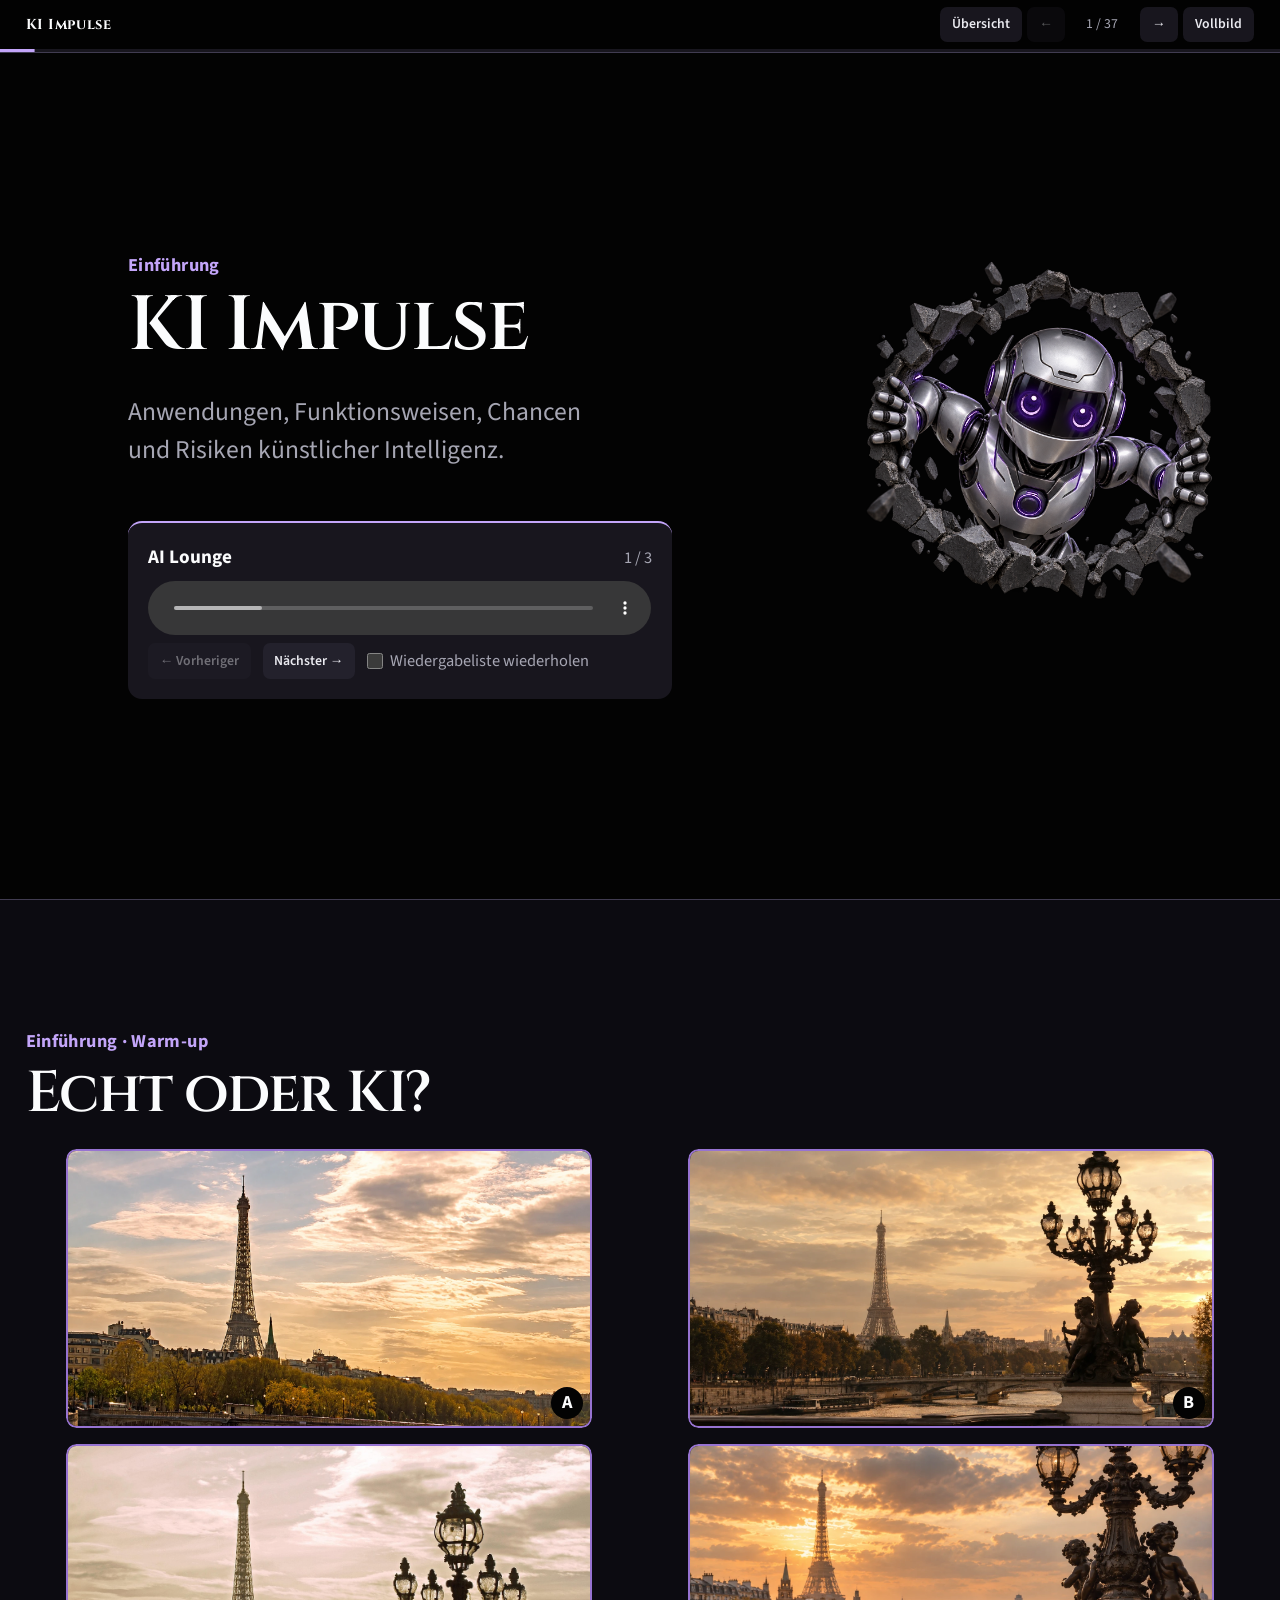
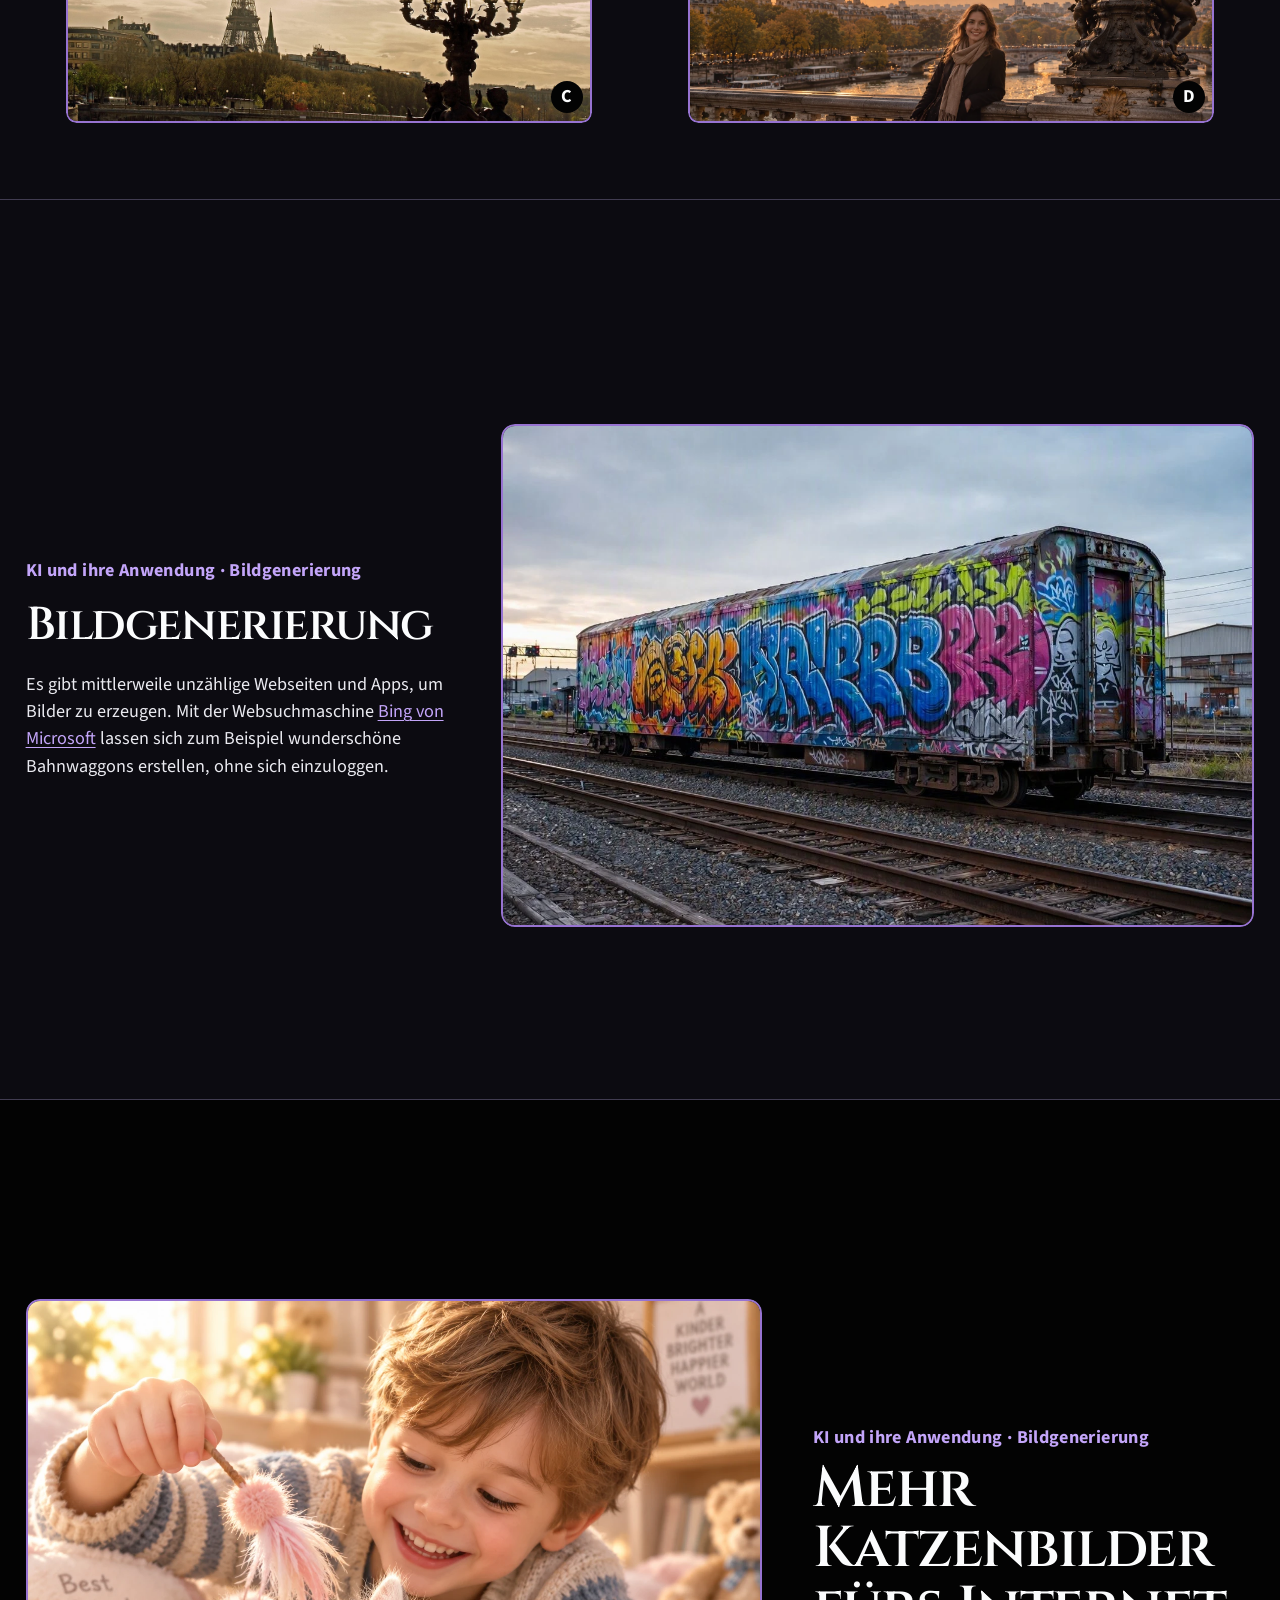
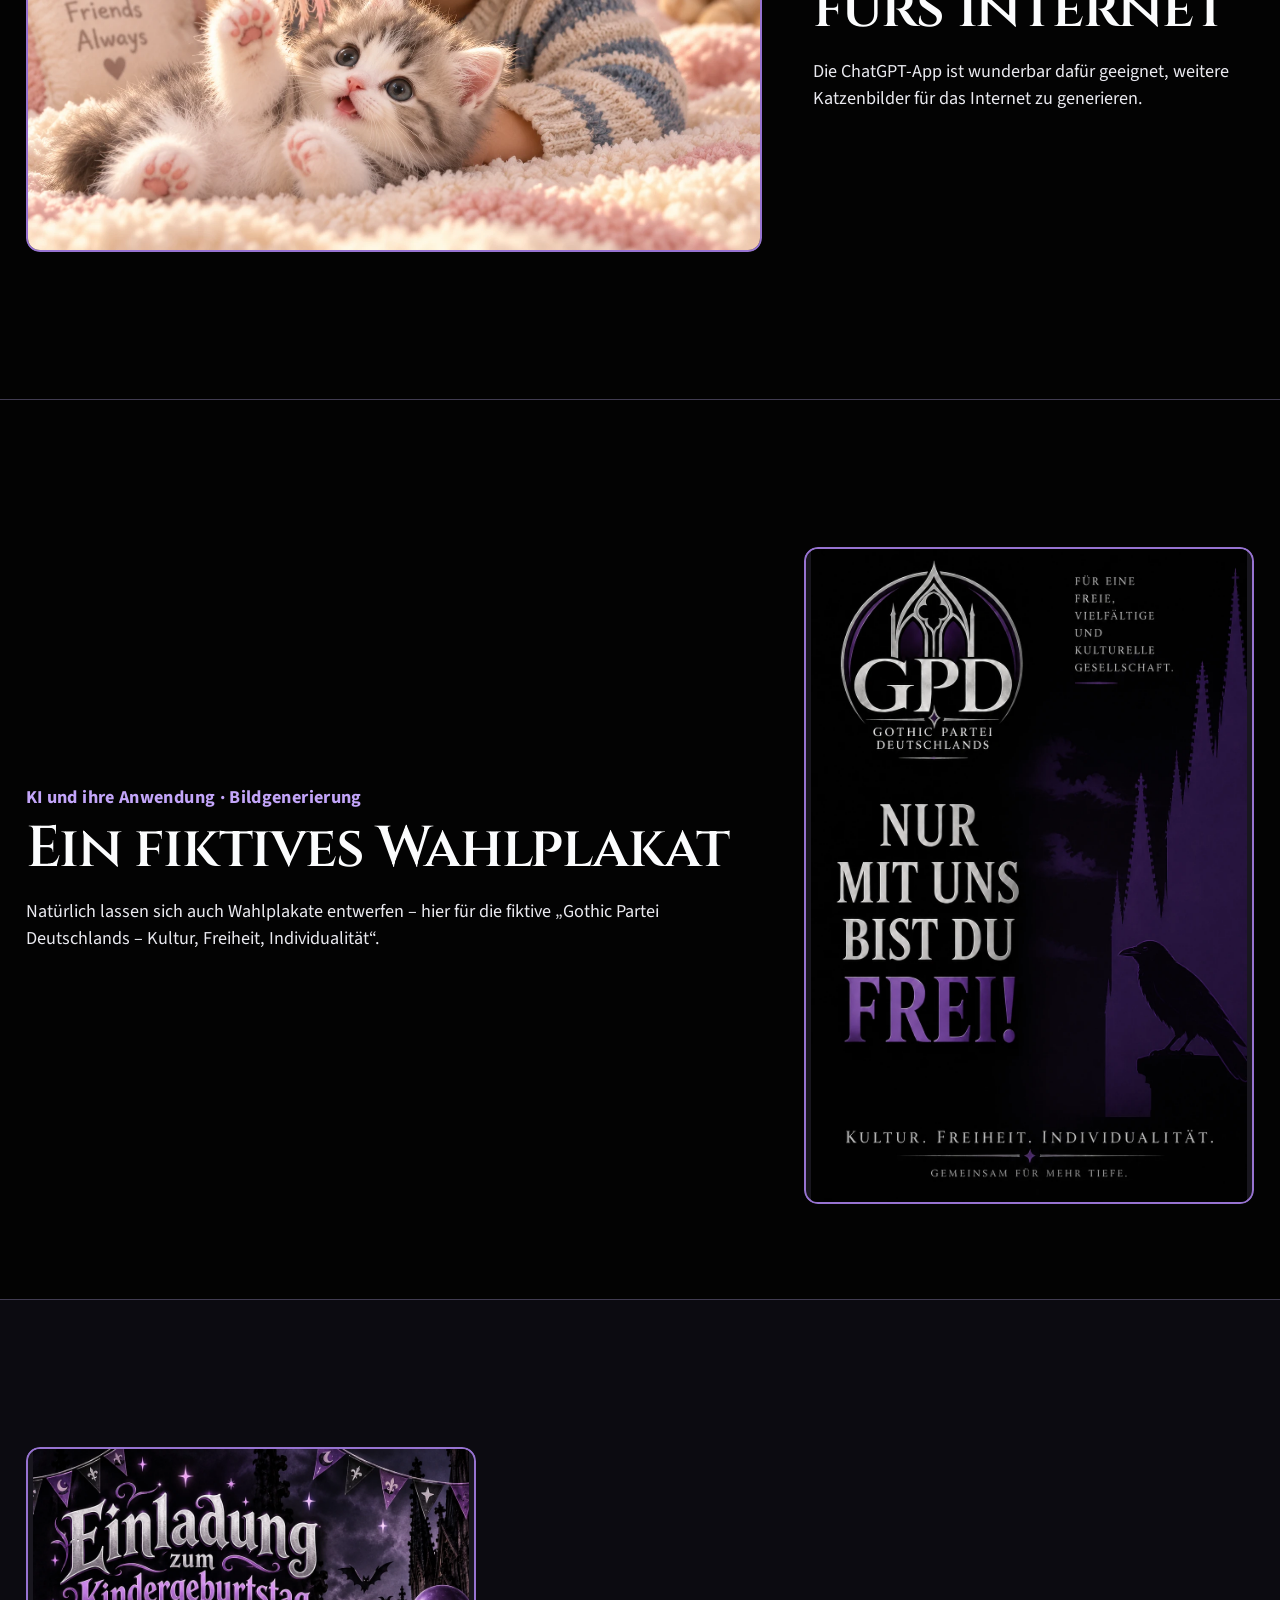
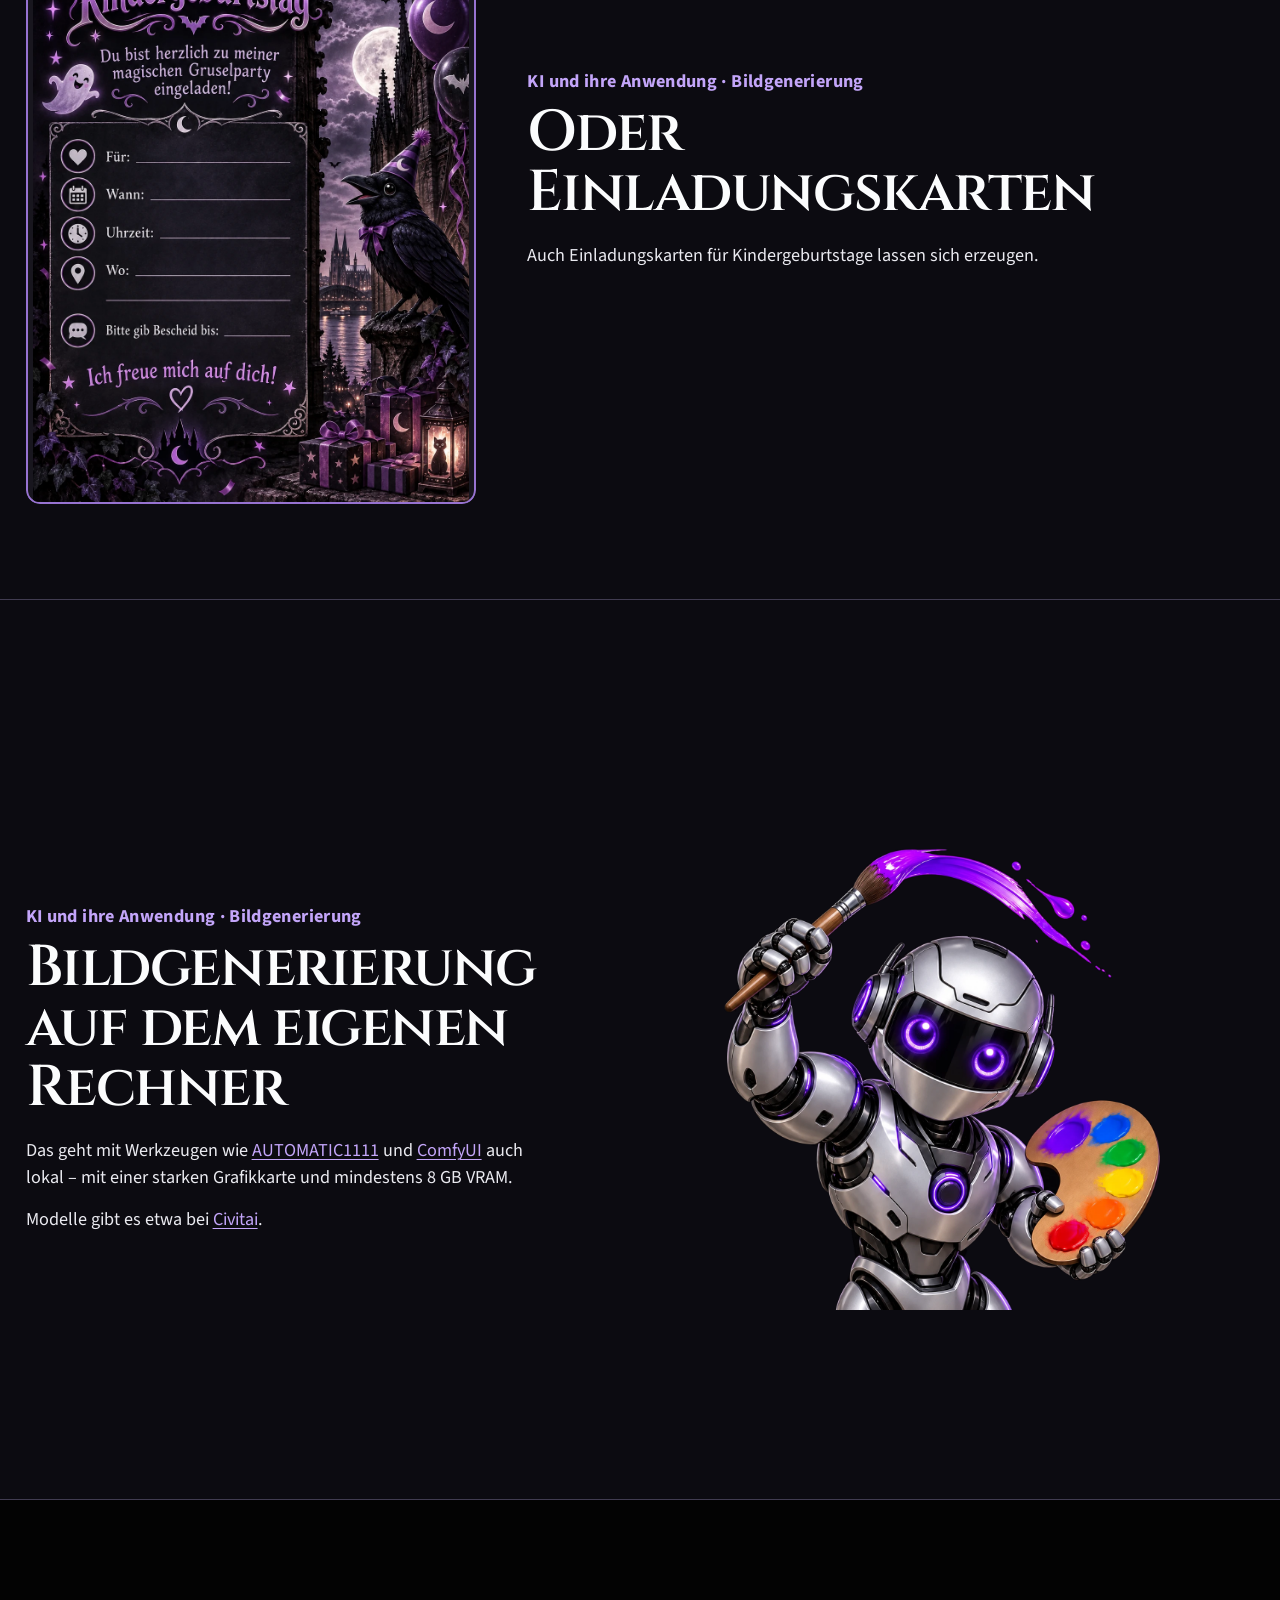
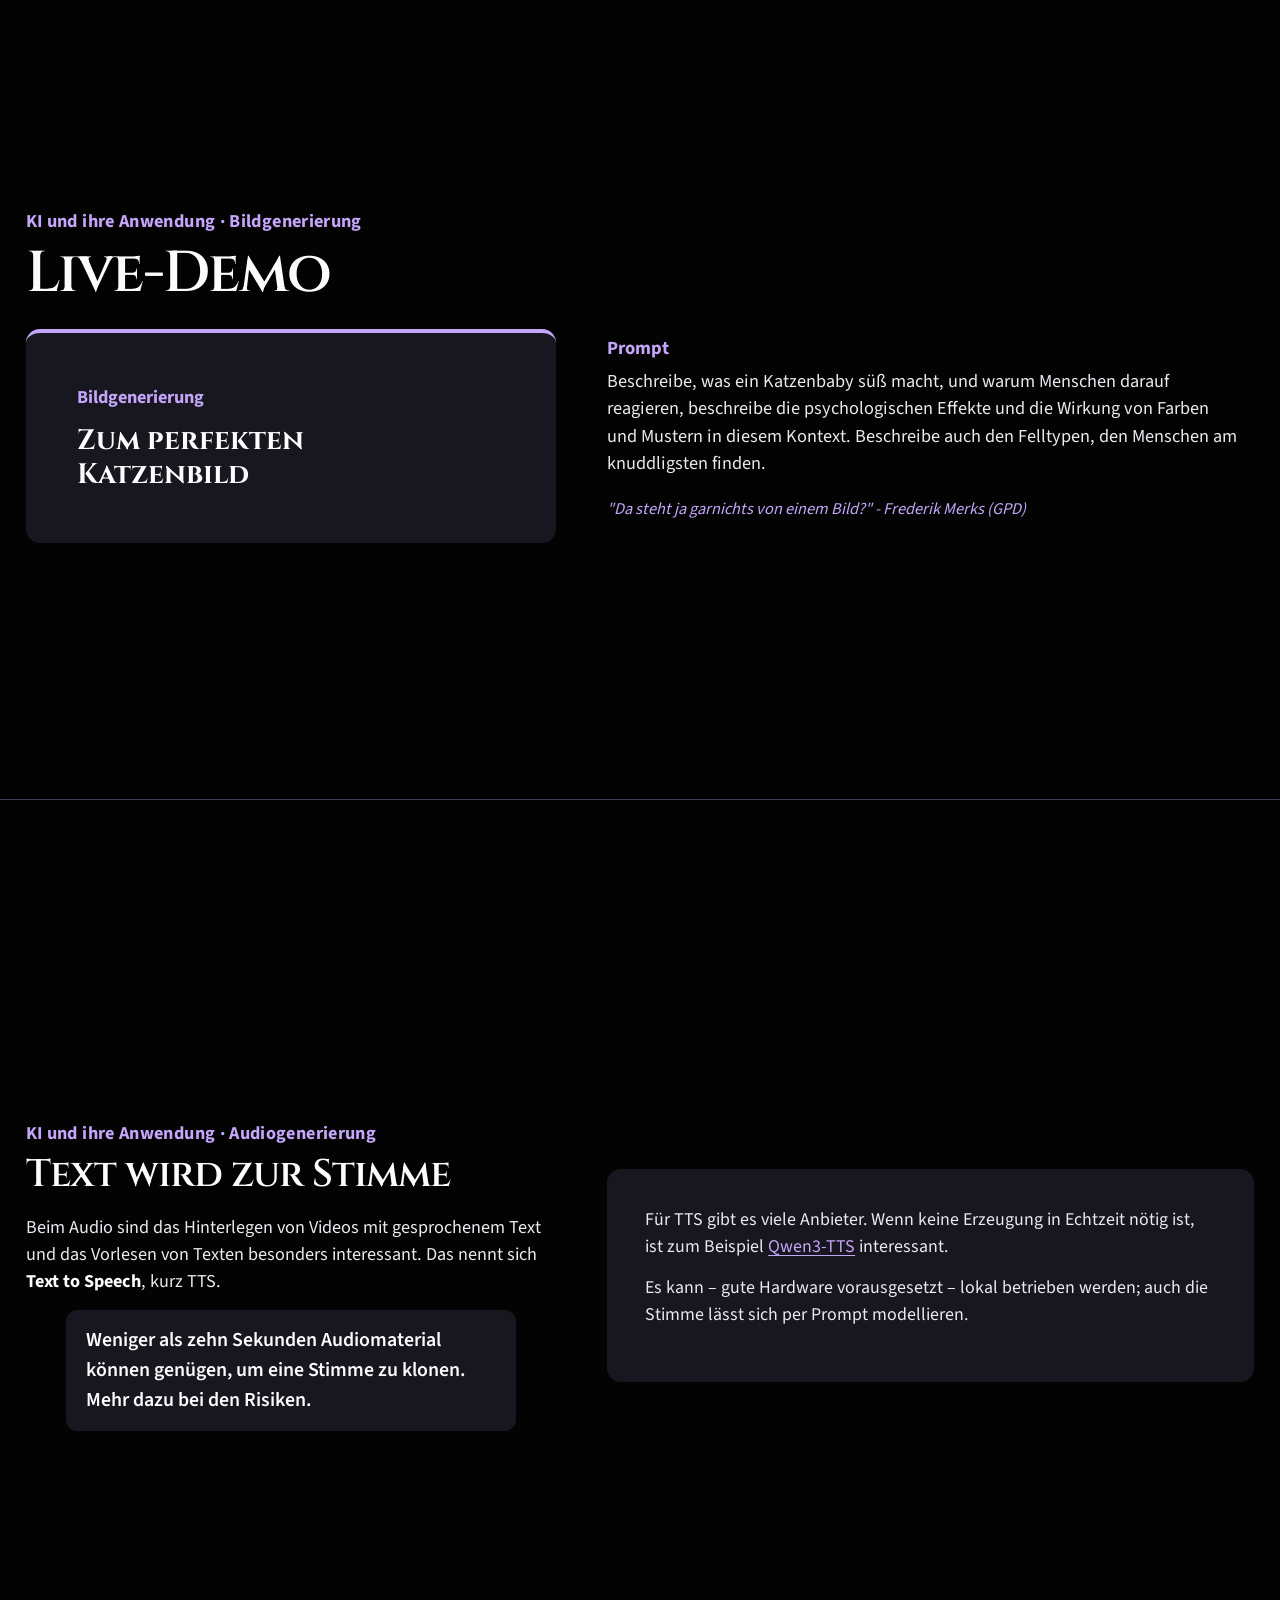
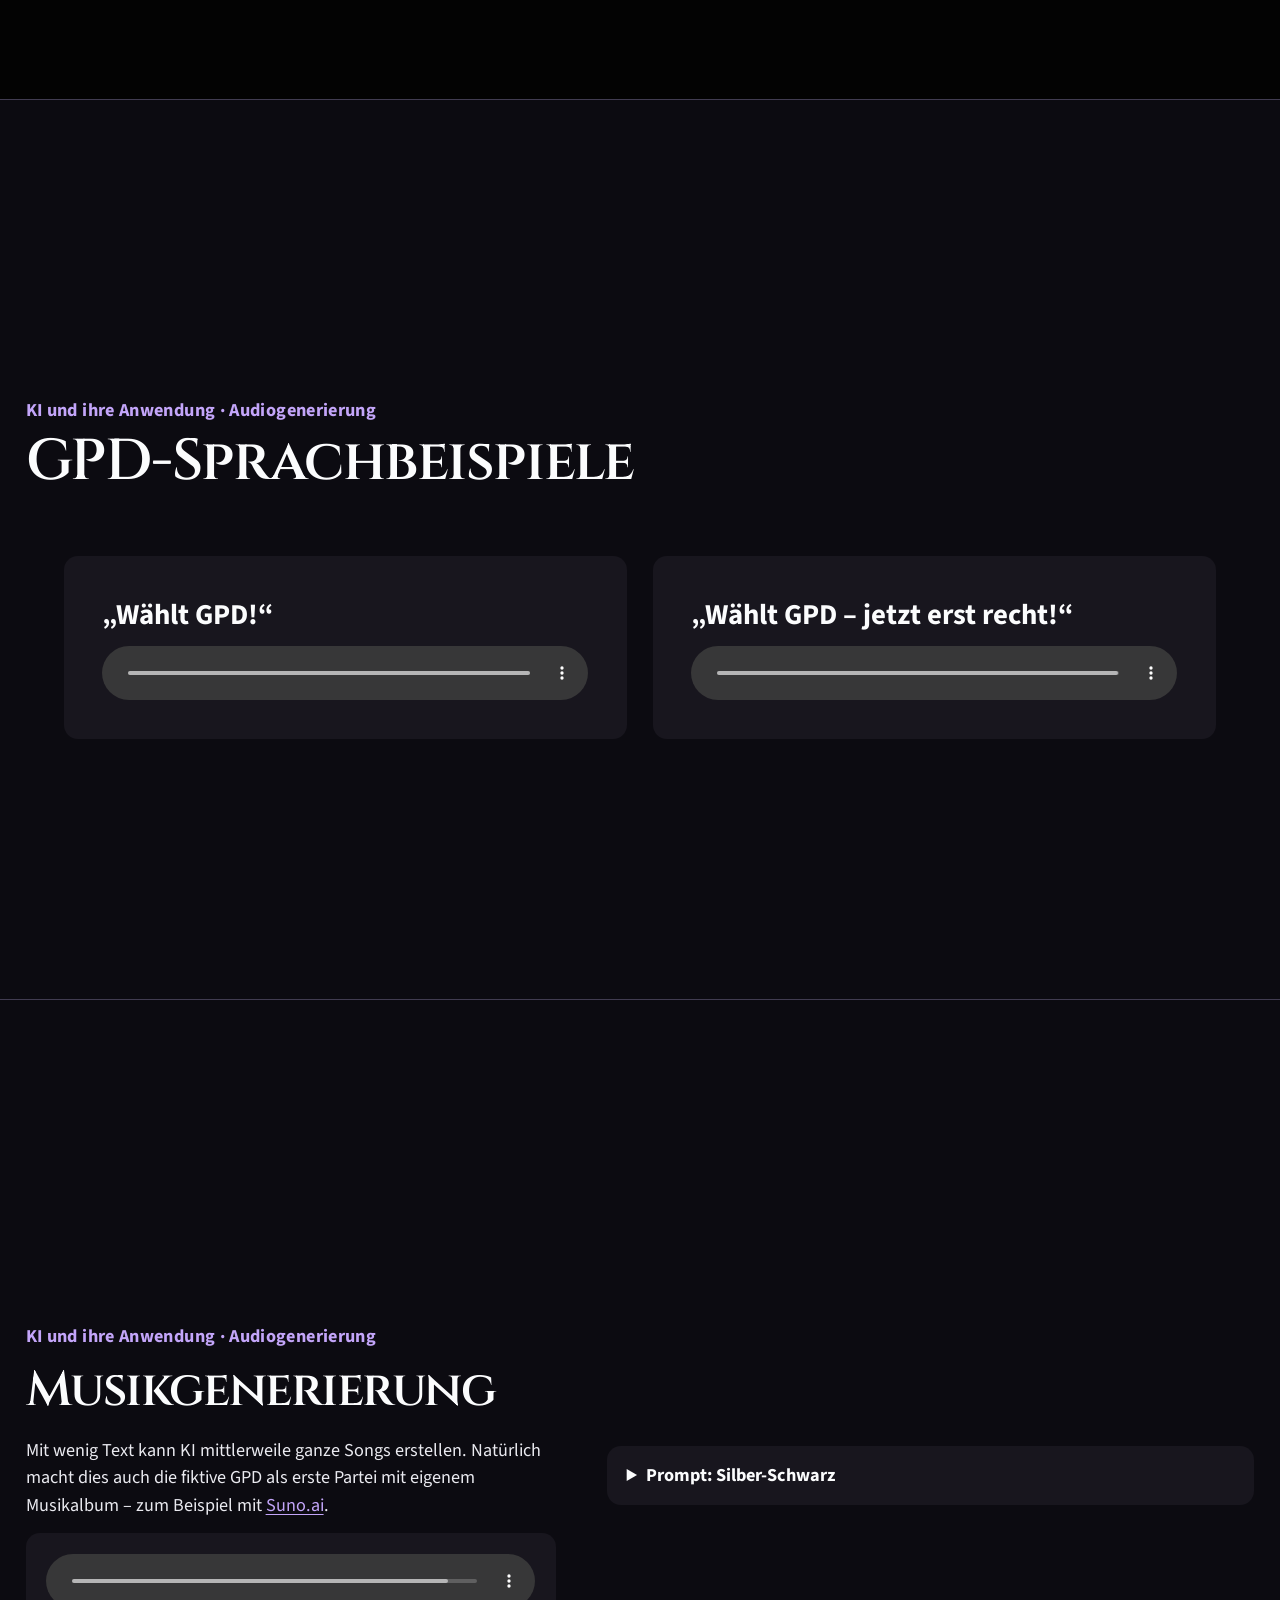
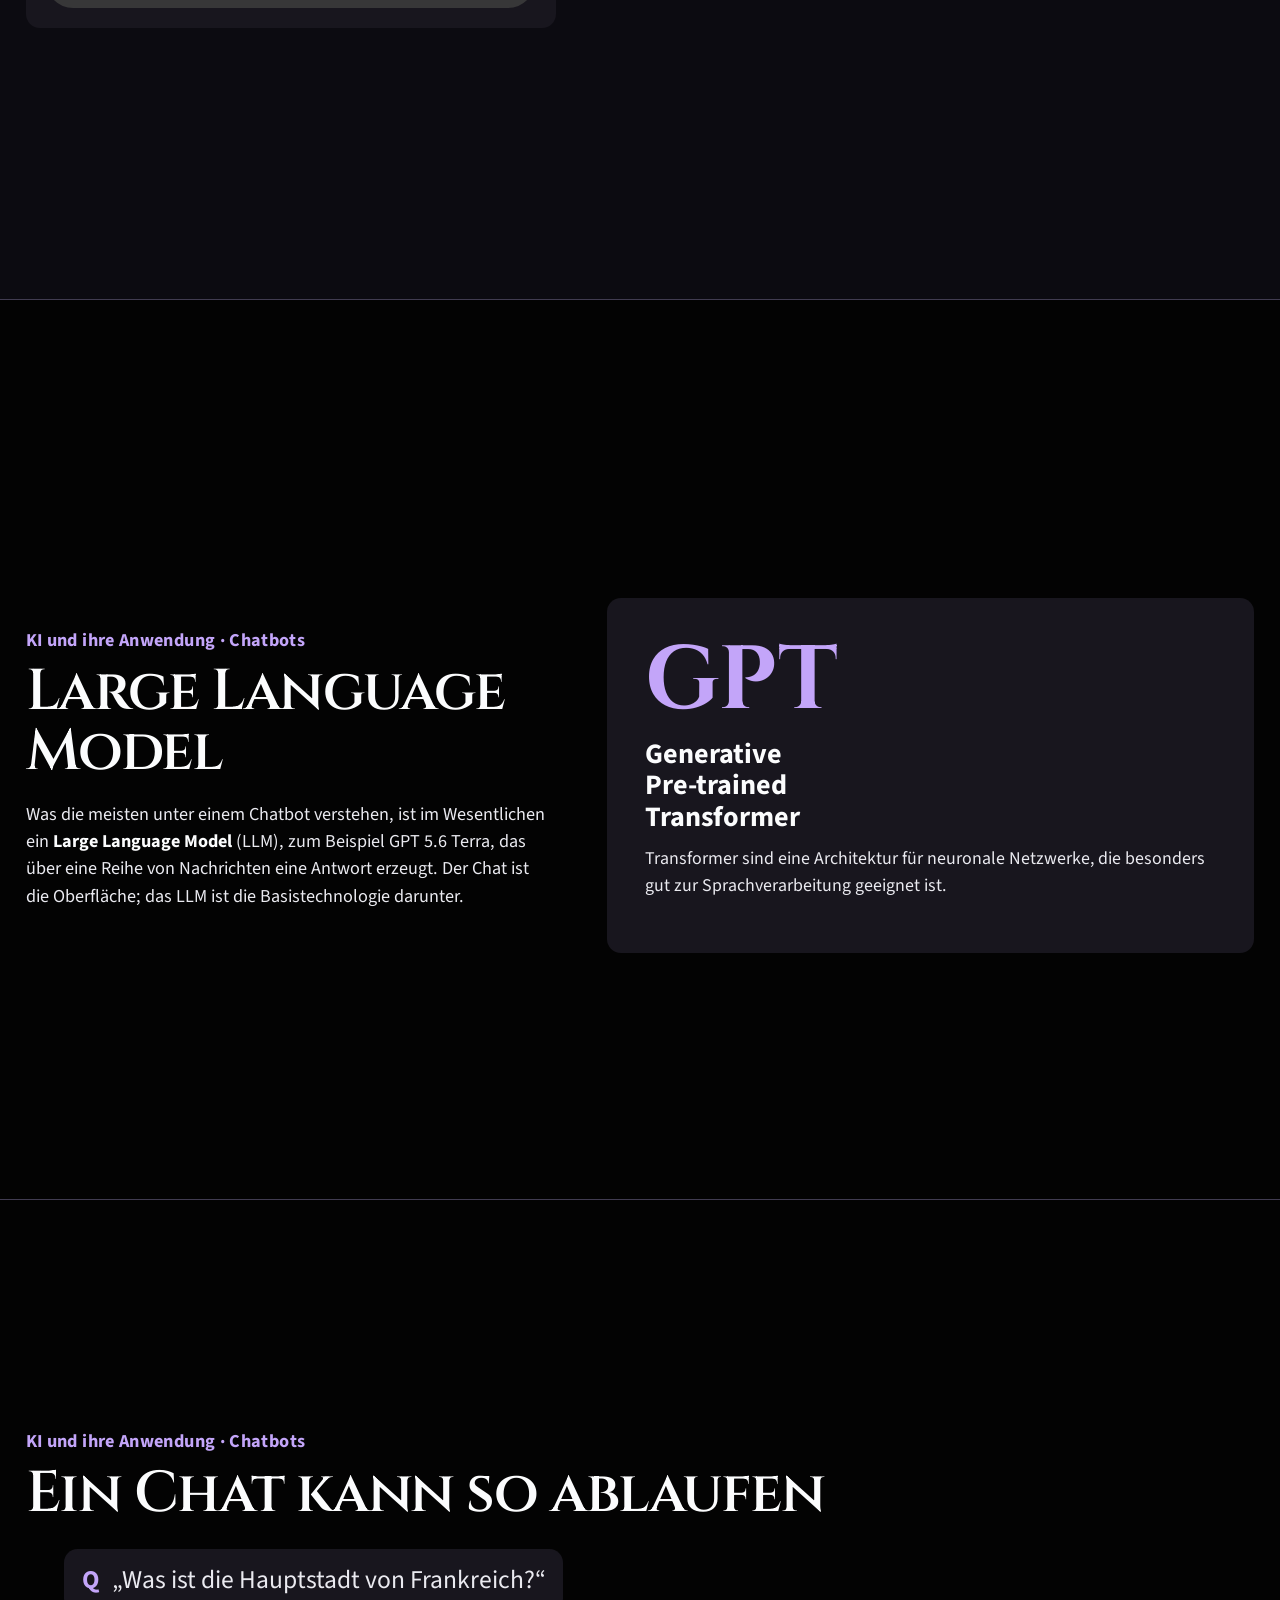
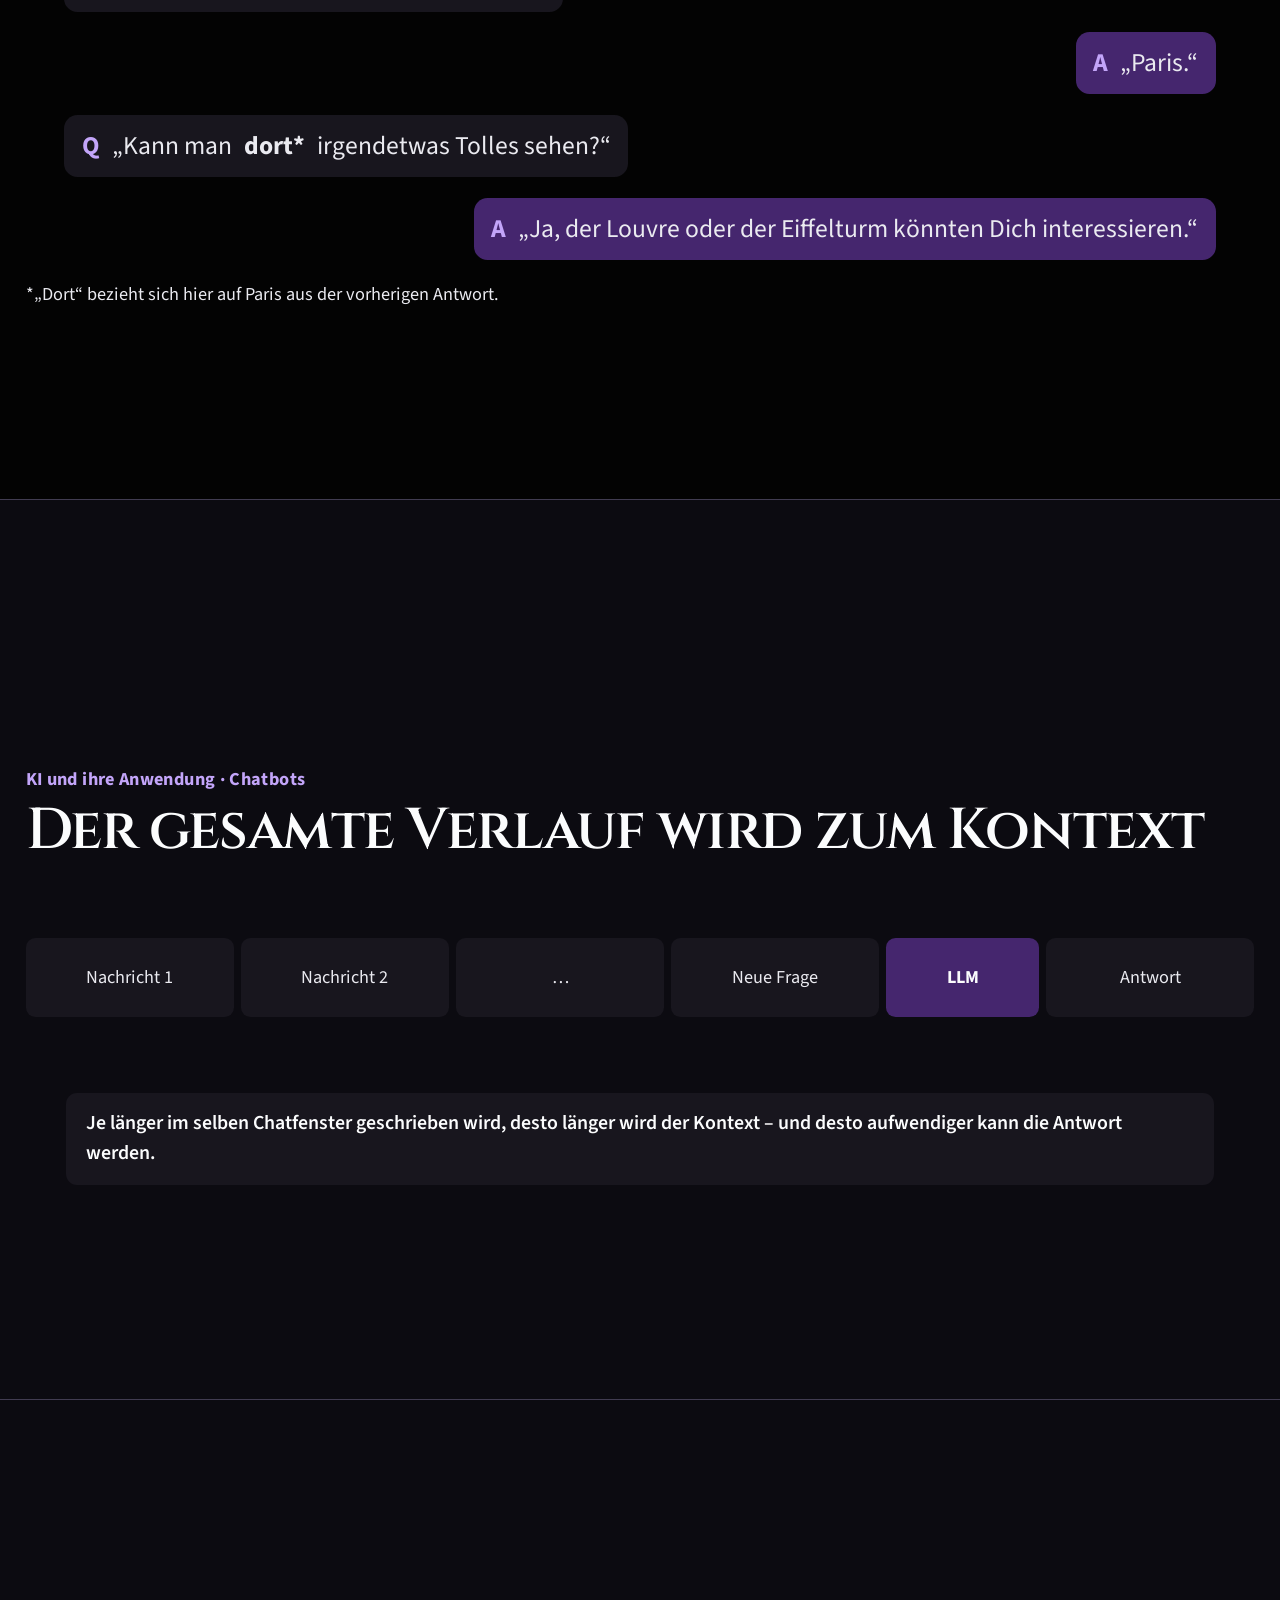
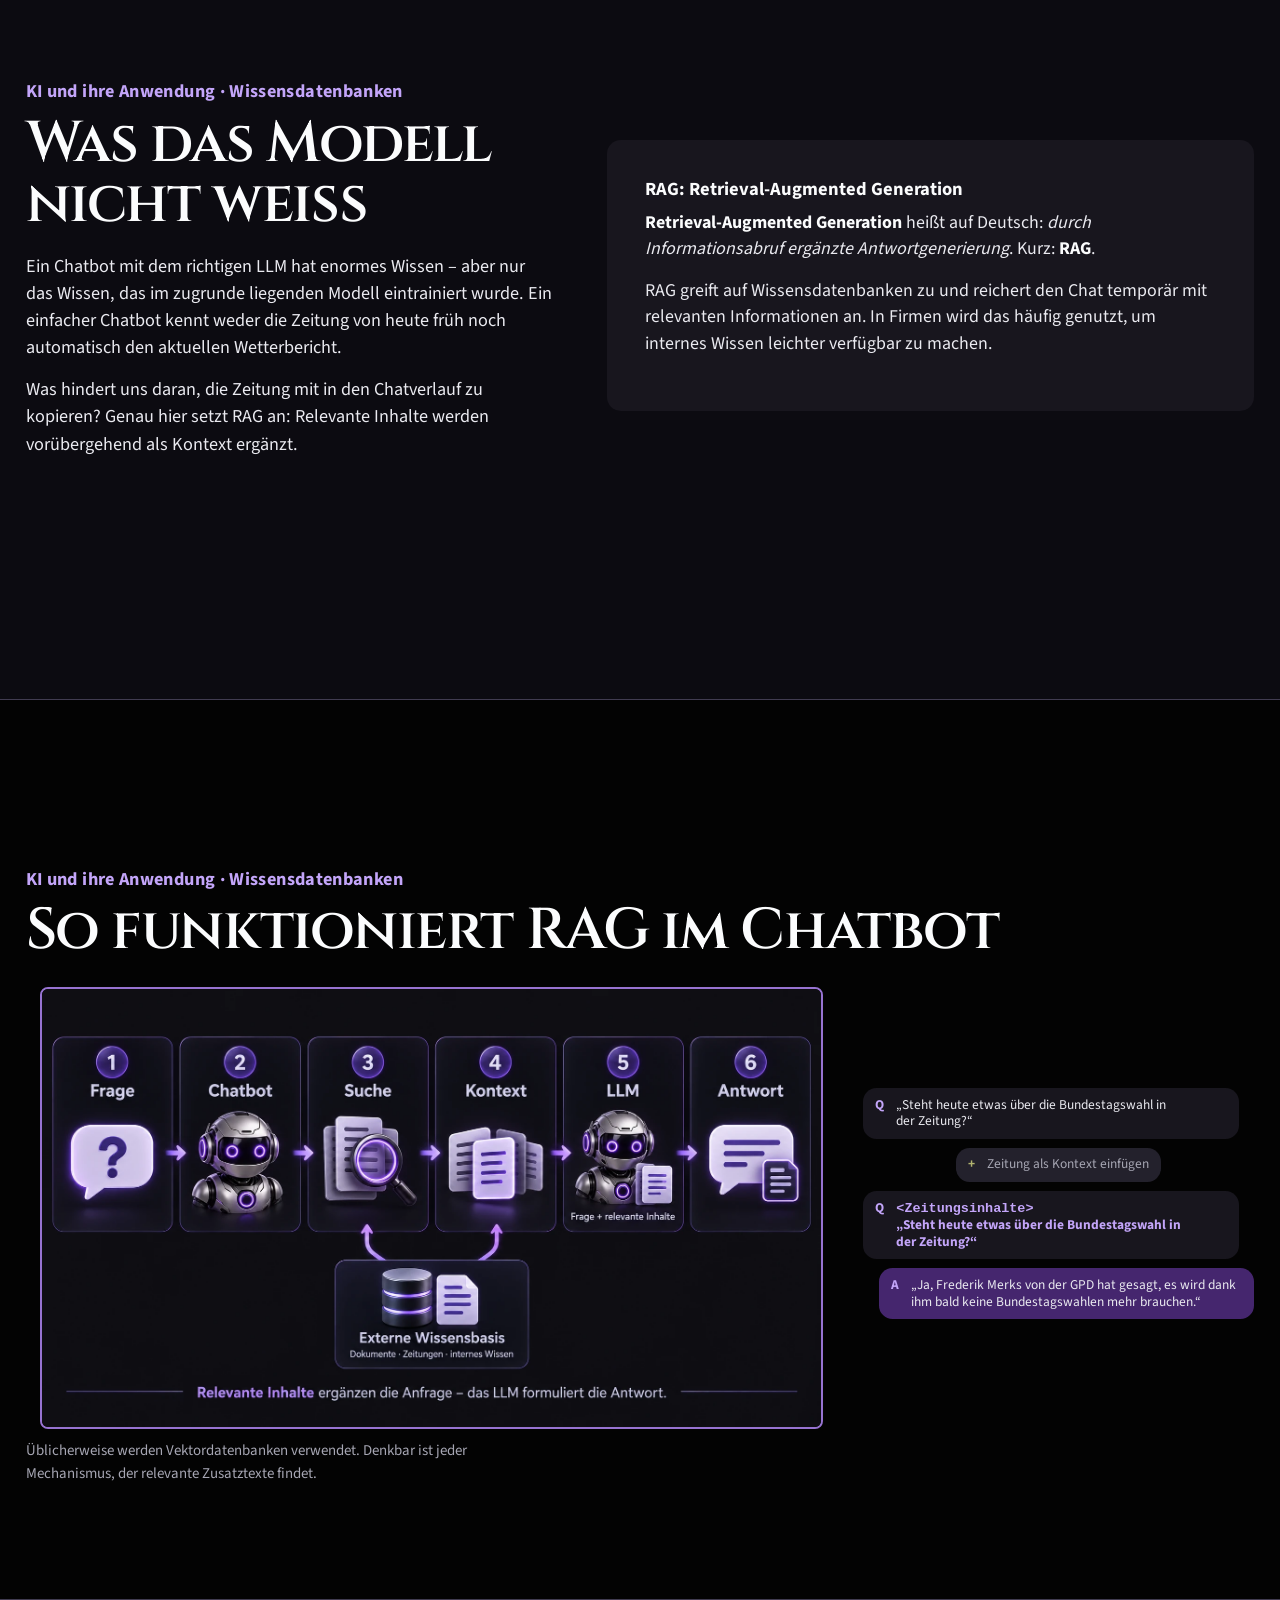
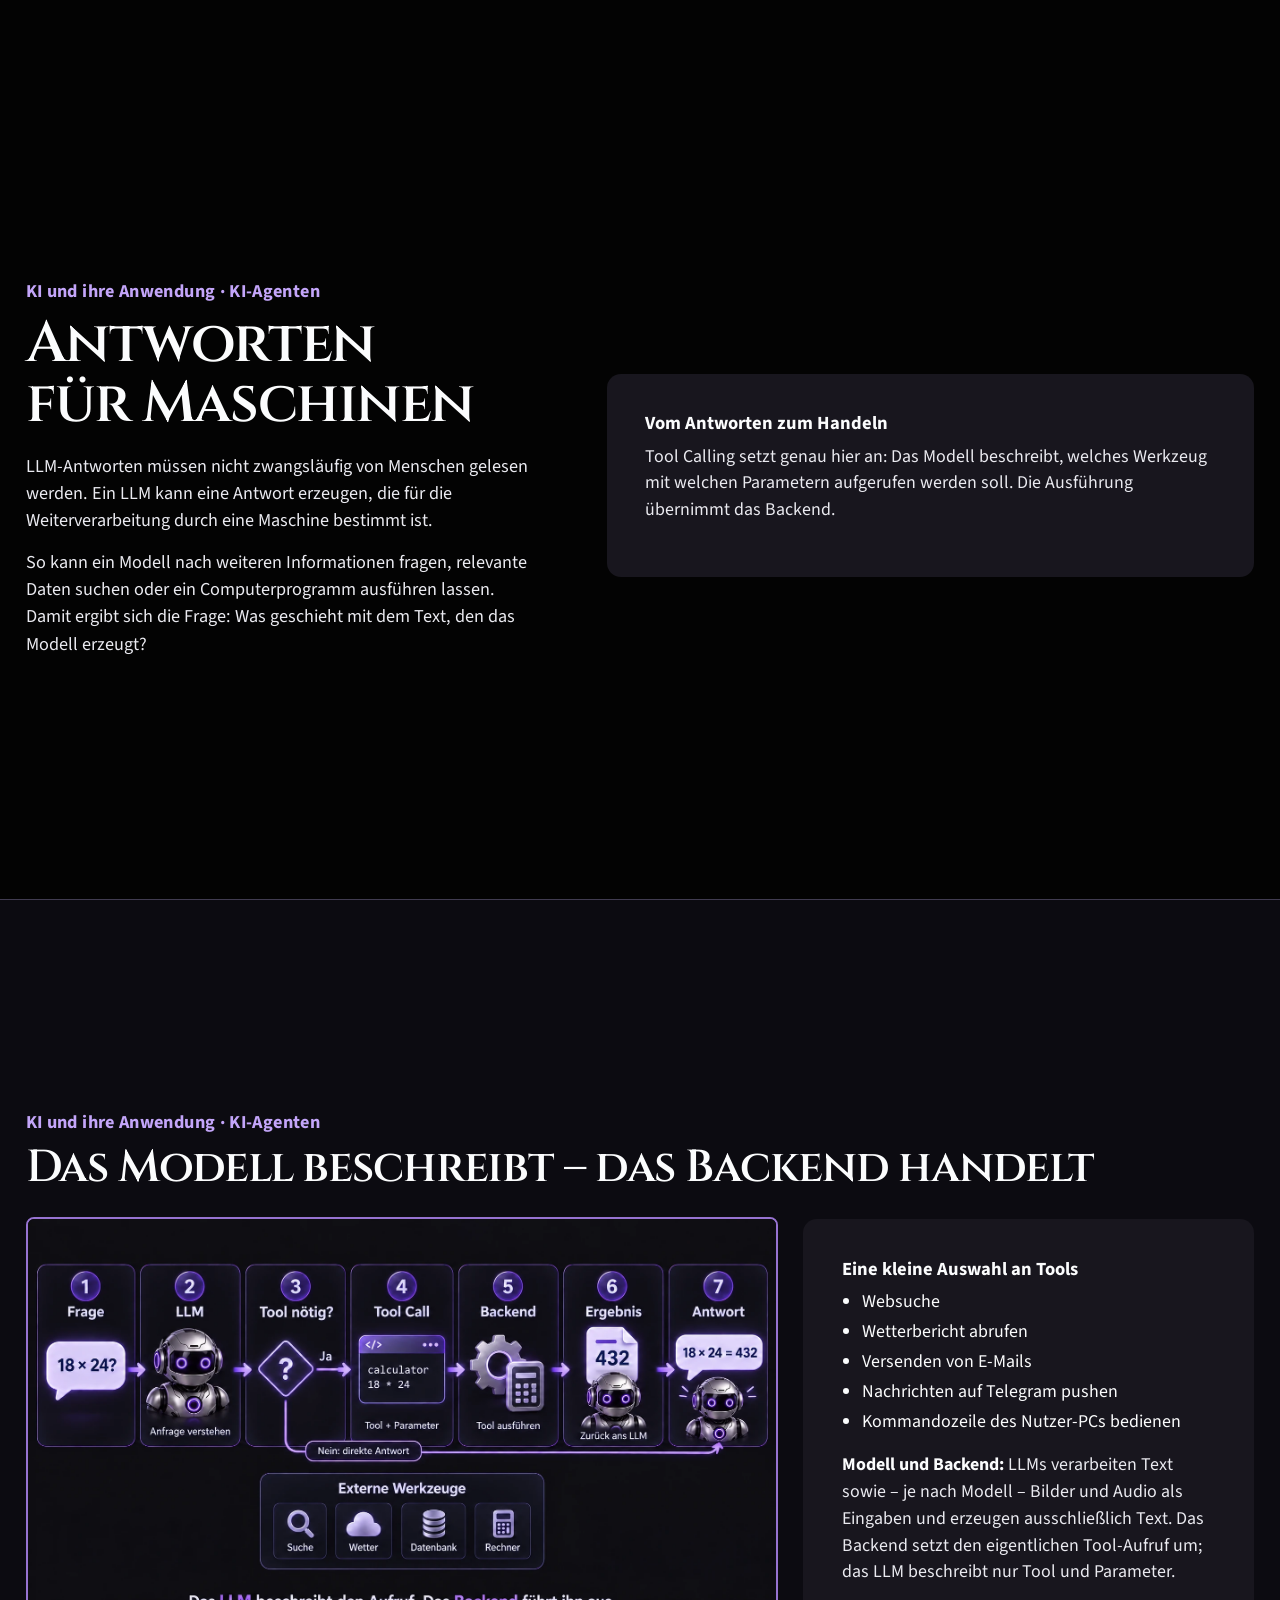
<file: docs/index.html>
<!DOCTYPE html>
<html lang="de">
<head>
  <meta charset="utf-8">
  <meta name="viewport" content="width=device-width, initial-scale=1">
  <meta name="theme-color" content="#111014">
  <meta name="description" content="KI Impulse: eine deutschsprachige Präsentation über Anwendungen, Funktionsweisen, Chancen und Risiken künstlicher Intelligenz.">
  <title>KI Impulse</title>
  <link rel="stylesheet" href="assets/css/styles.css">
  <script src="assets/js/slideshow.js" defer></script>
</head>
<body>
  <a class="skip-link" href="#ki-impulse">Zum Inhalt springen</a>

  <header class="toolbar" aria-label="Präsentationssteuerung">
    <a class="brand" href="#ki-impulse" aria-label="Zur ersten Folie">KI Impulse</a>
    <div class="toolbar__actions">
      <button type="button" data-action="overview" aria-haspopup="dialog" aria-controls="slide-overview">Übersicht</button>
      <a class="nav-button" href="#ki-impulse" data-action="previous" aria-label="Vorherige Folie">←</a>
      <output class="counter" aria-live="polite"><span data-current>1</span><span aria-hidden="true"> / </span><span data-total>37</span></output>
      <a class="nav-button" href="#echt-oder-ki" data-action="next" aria-label="Nächste Folie">→</a>
      <button type="button" data-action="fullscreen" aria-label="Vollbild umschalten">Vollbild</button>
    </div>
    <div class="progress" aria-hidden="true"><span data-progress></span></div>
  </header>

  <main id="slides" class="slides">
    <section class="slide slide--title" id="ki-impulse" data-title="KI Impulse" tabindex="-1">
      <div class="slide__content title-composition">
        <p class="section-mark">Einführung</p>
        <h1>KI <span>Impulse</span></h1>
        <p class="lede">Anwendungen, Funktionsweisen, Chancen und Risiken künstlicher Intelligenz.</p>
        <img class="title-avatar" src="assets/images/roboter-avatar-animiert.svg" alt="Ein freundlicher Roboter mit sanft pulsierenden lila Lichtern bricht durch eine kreisförmige Öffnung und greift mit beiden Händen nach dem Rand." width="1254" height="1254" loading="eager" decoding="sync">
        <div class="audio-block audio-block--intro audio-playlist" data-playlist="ai-lounge">
          <p class="audio-playlist__track" aria-live="polite"><strong data-playlist-title>AI Lounge</strong><span data-playlist-position>1 / 3</span></p>
          <audio controls preload="metadata" aria-label="AI Lounge">
            <source src="assets/audio/ai-lounge.webm" type="audio/webm; codecs=opus">
            Ihr Browser kann diese Audiodatei nicht wiedergeben.
          </audio>
          <div class="audio-playlist__controls" role="group" aria-label="Wiedergabeliste AI Lounge">
            <button type="button" class="audio-playlist__button" data-playlist-action="previous" aria-label="Vorheriger Titel">← Vorheriger</button>
            <button type="button" class="audio-playlist__button" data-playlist-action="next" aria-label="Nächster Titel">Nächster →</button>
            <label class="audio-playlist__repeat"><input type="checkbox" data-playlist-repeat> Wiedergabeliste wiederholen</label>
          </div>
        </div>
      </div>
    </section>

    <section class="slide slide--gallery" id="echt-oder-ki" data-title="Echt oder KI?" tabindex="-1">
      <div class="slide__content">
        <header class="slide__header"><p class="section-mark">Einführung · Warm-up</p><h2>Echt oder KI?</h2></header>
        <div class="image-grid image-grid--quiz">
          <figure><img src="assets/images/paris-eiffelturm-ki-1.webp" alt="Eiffelturm bei warmem Abendlicht hinter einer Seine-Brücke." loading="eager" decoding="sync"><figcaption>A</figcaption></figure>
          <figure><img src="assets/images/paris-eiffelturm-ki-2.webp" alt="Pariser Stadtansicht mit Eiffelturm, Seine und historischer Straßenlaterne im Abendlicht." loading="eager" decoding="sync"><figcaption>B</figcaption></figure>
          <figure><img src="assets/images/paris-eiffelturm-original.jpg" alt="Fotografie des Eiffelturms und einer historischen Straßenlaterne an der Seine." loading="eager" decoding="sync"><figcaption>C</figcaption></figure>
          <figure><img src="assets/images/paris-eiffelturm-ki-3.webp" alt="Junge Frau vor Eiffelturm und verzierter Straßenlaterne im Abendlicht." loading="eager" decoding="sync"><figcaption>D</figcaption></figure>
        </div>
      </div>
    </section>

    <section class="slide slide--media" id="bildgenerierung" data-title="Bildgenerierung" tabindex="-1">
      <div class="slide__content split split--wide-media">
        <div class="copy"><p class="section-mark">KI und ihre Anwendung · Bildgenerierung</p><h2><span style="font-size: 80%;">Bildgenerierung</span></h2><p>Es gibt mittlerweile unzählige Webseiten und Apps, um Bilder zu erzeugen. Mit der Websuchmaschine <a href="https://www.bing.com" target="_blank" rel="noreferrer">Bing von Microsoft</a> lassen sich zum Beispiel wunderschöne Bahnwaggons erstellen, ohne sich einzuloggen.</p></div>
        <figure class="media-frame"><img src="assets/images/graffiti-waggon.webp" alt="KI-generierter, vollständig mit farbigem Graffiti bedeckter Güterwaggon auf Bahngleisen." loading="eager" decoding="sync"></figure>
      </div>
    </section>

    <section class="slide slide--media" id="katzenbilder" data-title="Bildgenerierung: Katzenbilder" tabindex="-1">
      <div class="slide__content split split--reverse">
        <figure class="media-frame"><img src="assets/images/kind-und-katze.webp" alt="KI-generiertes Bild eines lachenden Kindes, das mit einer jungen Katze spielt." loading="eager" decoding="sync"></figure>
        <div class="copy"><p class="section-mark">KI und ihre Anwendung · Bildgenerierung</p><h2>Mehr Katzenbilder fürs Internet</h2><p>Die ChatGPT-App ist wunderbar dafür geeignet, weitere Katzenbilder für das Internet zu generieren.</p></div>
      </div>
    </section>

    <section class="slide slide--media slide--original" id="wahlplakat" data-title="Bildgenerierung: Wahlplakat" tabindex="-1">
      <div class="slide__content split split--portrait">
        <div class="copy"><p class="section-mark">KI und ihre Anwendung · Bildgenerierung</p><h2>Ein fiktives Wahlplakat</h2><p>Natürlich lassen sich auch Wahlplakate entwerfen – hier für die fiktive „Gothic Partei Deutschlands – Kultur, Freiheit, Individualität“.</p></div>
        <figure class="media-frame media-frame--portrait"><img src="assets/images/gpd-wahlplakat.webp" alt="Fiktives schwarzes GPD-Wahlplakat mit silberner Schrift, violetten Akzenten, Kathedralensilhouetten und Rabe." loading="eager" decoding="sync"></figure>
      </div>
    </section>

    <section class="slide slide--media slide--original" id="einladungskarten" data-title="Bildgenerierung: Einladungskarten" tabindex="-1">
      <div class="slide__content split split--portrait split--reverse">
        <figure class="media-frame media-frame--portrait"><img src="assets/images/kindergeburtstag-einladung.webp" alt="KI-generierte Einladung zu einem magischen Kindergeburtstag mit violett-schwarzer Gothic-Gestaltung, Gespenst und Rabe." loading="eager" decoding="sync"></figure>
        <div class="copy"><p class="section-mark">KI und ihre Anwendung · Bildgenerierung</p><h2>Oder Einladungskarten</h2><p>Auch Einladungskarten für Kindergeburtstage lassen sich erzeugen.</p></div>
      </div>
    </section>

    <section class="slide slide--discussion" id="lokale-bildwerkzeuge" data-title="Bildgenerierung: Lokale Werkzeuge" tabindex="-1">
      <div class="slide__content split">
        <div class="copy"><p class="section-mark">KI und ihre Anwendung · Bildgenerierung</p><h2>Bildgenerierung auf dem eigenen Rechner</h2><p>Das geht mit Werkzeugen wie <a href="https://github.com/automatic1111/stable-diffusion-webui" target="_blank" rel="noreferrer">AUTOMATIC1111</a> und <a href="https://github.com/comfy-org/comfyui" target="_blank" rel="noreferrer">ComfyUI</a> auch lokal – mit einer starken Grafikkarte und mindestens 8 GB VRAM.</p><p>Modelle gibt es etwa bei <a href="https://civitai.com/models" target="_blank" rel="noreferrer">Civitai</a>.</p></div>
        <figure class="media-frame robot-visual"><img src="assets/images/roboter-maler.webp" alt="Der silberne Avatar-Roboter hält eine Malerpalette mit bunten Farben und schwingt einen Pinsel mit violettem Farbstrich." width="1254" height="1254" loading="eager" decoding="sync"></figure>
      </div>
    </section>

    <section class="slide slide--discussion" id="live-demo-bildgenerierung" data-title="Live-Demo: Bildgenerierung" tabindex="-1">
      <div class="slide__content"><header class="slide__header"><p class="section-mark">KI und ihre Anwendung · Bildgenerierung</p><h2>Live-Demo</h2></header><div class="split"><aside class="live-prompt" aria-label="Live-Demo"><span>Bildgenerierung</span><strong>Zum perfekten Katzenbild</strong></aside><div class="demo-prompt"><h3>Prompt</h3><p>Beschreibe, was ein Katzenbaby süß macht, und warum Menschen darauf reagieren, beschreibe die psychologischen Effekte und die Wirkung von Farben und Mustern in diesem Kontext. Beschreibe auch den Felltypen, den Menschen am knuddligsten finden.</p><p class="demo-prompt__note"><i>"Da steht ja garnichts von einem Bild?"</i> - Frederik Merks (GPD)</p></div></div></div>
    </section>

    <section class="slide slide--text" id="audiogenerierung" data-title="Audiogenerierung: Text to Speech" tabindex="-1">
      <span id="text-to-speech" class="anchor-target" aria-hidden="true"></span><div class="slide__content split">
        <div class="copy"><p class="section-mark">KI und ihre Anwendung · Audiogenerierung</p><h2>Text wird zur Stimme</h2><p>Beim Audio sind das Hinterlegen von Videos mit gesprochenem Text und das Vorlesen von Texten besonders interessant. Das nennt sich <strong>Text to Speech</strong>, kurz TTS.</p><blockquote>Weniger als zehn Sekunden Audiomaterial können genügen, um eine Stimme zu klonen. Mehr dazu bei den Risiken.</blockquote></div>
        <div class="fact-panel"><p>Für TTS gibt es viele Anbieter. Wenn keine Erzeugung in Echtzeit nötig ist, ist zum Beispiel <a href="https://huggingface.co/spaces/Qwen/Qwen3-TTS" target="_blank" rel="noreferrer">Qwen3-TTS</a> interessant.</p><p>Es kann – gute Hardware vorausgesetzt – lokal betrieben werden; auch die Stimme lässt sich per Prompt modellieren.</p></div>
      </div>
    </section>

    <section class="slide slide--audio" id="sprachbeispiele" data-title="Audiogenerierung: GPD-Sprachbeispiele" tabindex="-1">
      <div class="slide__content"><header class="slide__header"><p class="section-mark">KI und ihre Anwendung · Audiogenerierung</p><h2>GPD-Sprachbeispiele</h2></header><div class="audio-pair">
        <div class="audio-block"><strong>„Wählt GPD!“</strong><audio controls preload="metadata"><source src="assets/audio/waehlt-gpd.wav" type="audio/wav">Ihr Browser kann diese Audiodatei nicht wiedergeben.</audio></div>
        <div class="audio-block"><strong>„Wählt GPD – jetzt erst recht!“</strong><audio controls preload="metadata"><source src="assets/audio/waehlt-gpd-jetzt.wav" type="audio/wav">Ihr Browser kann diese Audiodatei nicht wiedergeben.</audio></div>
      </div></div>
    </section>

    <section class="slide slide--audio" id="silber-schwarz" data-title="Audiogenerierung: Musikgenerierung" tabindex="-1">
      <div class="slide__content split">
        <div class="copy"><p class="section-mark">KI und ihre Anwendung · Audiogenerierung</p><h2><span style="font-size: 85%;">Musikgenerierung</span></h2><p>Mit wenig Text kann KI mittlerweile ganze Songs erstellen. Natürlich macht dies auch die fiktive GPD als erste Partei mit eigenem Musikalbum – zum Beispiel mit <a href="https://suno.com" target="_blank" rel="noreferrer">Suno.ai</a>.</p><div class="audio-block"><audio controls preload="metadata"><source src="assets/audio/silber-schwarz.webm" type="audio/webm; codecs=opus">Ihr Browser kann diese Audiodatei nicht wiedergeben.</audio></div></div>
        <details class="details-panel"><summary>Prompt: Silber-Schwarz</summary><div class="details-panel__body"><p><strong>[Intro]</strong><br>Schwarzer Samt und Silberlicht,<br>in einem Land, das leise spricht.</p><p><strong>[Verse]</strong><br>Zwischen Türmen, Stein und Zeit,<br>trägt die Nacht ihr dunkles Kleid.<br>Kunst und Freiheit, Klang und Raum,<br>GPD in Deinem Traum …</p><p><strong>[Chorus: Layered Vocals, Choir]</strong><br>GPD, in Silber-Schwarz.<br>GPD, für Stadt und Harz.<br>GPD, durch dunkle Nacht.<br>GPD, die Freiheit macht.</p><p><strong>[Outro]</strong><br>Wenn der Mond am Himmel steht,<br>lebt die Nacht, bevor sie geht.</p><p><strong>Style</strong><br>gothic rock, neoclassical goth, 1990s goth rock</p></div></details>
      </div>
    </section>

    <section class="slide slide--text" id="chatbots" data-title="Chatbots: Large Language Model" tabindex="-1">
      <span id="llm-grundlagen" class="anchor-target" aria-hidden="true"></span><div class="slide__content split"><div class="copy"><p class="section-mark">KI und ihre Anwendung · Chatbots</p><h2>Large Language Model</h2><p>Was die meisten unter einem Chatbot verstehen, ist im Wesentlichen ein <strong>Large Language Model</strong> (LLM), zum Beispiel GPT 5.6 Terra, das über eine Reihe von Nachrichten eine Antwort erzeugt. Der Chat ist die Oberfläche; das LLM ist die Basistechnologie darunter.</p></div><div class="definition"><strong>GPT</strong><span>Generative<br>Pre-trained<br>Transformer</span><p>Transformer sind eine Architektur für neuronale Netzwerke, die besonders gut zur Sprachverarbeitung geeignet ist.</p></div></div>
    </section>

    <section class="slide slide--dialogue" id="chatverlauf" data-title="Chatbots: Chatverlauf" tabindex="-1">
      <div class="slide__content"><header class="slide__header"><p class="section-mark">KI und ihre Anwendung · Chatbots</p><h2>Ein Chat kann so ablaufen</h2></header><div class="dialogue">
        <p class="bubble bubble--question"><span>Q</span>„Was ist die Hauptstadt von Frankreich?“</p>
        <p class="bubble bubble--answer"><span>A</span>„Paris.“</p>
        <p class="bubble bubble--question"><span>Q</span>„Kann man <b>dort*</b> irgendetwas Tolles sehen?“</p>
        <p class="bubble bubble--answer"><span>A</span>„Ja, der Louvre oder der Eiffelturm könnten Dich interessieren.“</p>
      </div><p>*„Dort“ bezieht sich hier auf Paris aus der vorherigen Antwort.</p></div>
    </section>

    <section class="slide slide--diagram" id="kontext" data-title="Chatbots: Kontext" tabindex="-1">
      <div class="slide__content"><header class="slide__header"><p class="section-mark">KI und ihre Anwendung · Chatbots</p><h2>Der gesamte Verlauf wird zum Kontext</h2></header><div class="context-flow" role="img" aria-label="Die bisherigen Nachrichten werden zusammen mit der neuen Frage erneut verarbeitet"><span>Nachricht 1</span><span>Nachricht 2</span><span>…</span><span>Neue Frage</span><strong>LLM</strong><span>Antwort</span></div><blockquote>Je länger im selben Chatfenster geschrieben wird, desto länger wird der Kontext – und desto aufwendiger kann die Antwort werden.</blockquote></div>
    </section>

    <section class="slide slide--text" id="wissensgrenzen-und-rag" data-title="Wissensdatenbanken: RAG" tabindex="-1">
      <div class="slide__content split"><div class="copy"><p class="section-mark">KI und ihre Anwendung · Wissensdatenbanken</p><h2>Was das Modell nicht weiß</h2><p>Ein Chatbot mit dem richtigen LLM hat enormes Wissen – aber nur das Wissen, das im zugrunde liegenden Modell eintrainiert wurde. Ein einfacher Chatbot kennt weder die Zeitung von heute früh noch automatisch den aktuellen Wetterbericht.</p><p>Was hindert uns daran, die Zeitung mit in den Chatverlauf zu kopieren? Genau hier setzt RAG an: Relevante Inhalte werden vorübergehend als Kontext ergänzt.</p></div><div class="fact-panel"><h3>RAG: Retrieval-Augmented Generation</h3><p><strong>Retrieval-Augmented Generation</strong> heißt auf Deutsch: <em>durch Informationsabruf ergänzte Antwortgenerierung</em>. Kurz: <strong>RAG</strong>.</p><p>RAG greift auf Wissensdatenbanken zu und reichert den Chat temporär mit relevanten Informationen an. In Firmen wird das häufig genutzt, um internes Wissen leichter verfügbar zu machen.</p></div></div>
    </section>

    <section class="slide slide--diagram" id="rag-diagramm" data-title="Wissensdatenbanken: RAG-Diagramm" tabindex="-1">
      <div class="slide__content"><header class="slide__header"><p class="section-mark">KI und ihre Anwendung · Wissensdatenbanken</p><h2>So funktioniert RAG im Chatbot</h2></header><div class="rag-layout"><figure class="media-frame media-frame--contain"><img src="assets/images/rag-diagramm.webp" alt="Sechsstufiges RAG-Diagramm: Nutzerfrage, Anfrage an den Chatbot, Suche in externer Wissensbasis, Auswahl passender Dokumente, Antwort des LLM mit Kontext und Ausgabe an den Nutzer." loading="eager" decoding="sync"></figure><div class="dialogue dialogue--compact" role="group" aria-label="Beispiel für einen mit Zeitungsinhalten angereicherten Chat"><p class="bubble bubble--question"><span>Q</span>„Steht heute etwas über die Bundestagswahl in der Zeitung?“</p><p class="bubble bubble--system"><span>+</span>Zeitung als Kontext einfügen</p><p class="bubble bubble--question"><span>Q</span><span><code>&lt;Zeitungsinhalte&gt;</code><br>„Steht heute etwas über die Bundestagswahl in der Zeitung?“</span></p><p class="bubble bubble--answer"><span>A</span>„Ja, Frederik Merks von der GPD hat gesagt, es wird dank ihm bald keine Bundestagswahlen mehr brauchen.“</p></div></div><p class="rag-note">Üblicherweise werden Vektordatenbanken verwendet. Denkbar ist jeder Mechanismus, der relevante Zusatztexte findet.</p></div>
    </section>

    <section class="slide slide--text" id="ki-agenten" data-title="KI-Agenten: Antworten für Maschinen" tabindex="-1">
      <div class="slide__content split"><div class="copy"><p class="section-mark">KI und ihre Anwendung · KI-Agenten</p><h2>Antworten für Maschinen</h2><p>LLM-Antworten müssen nicht zwangsläufig von Menschen gelesen werden. Ein LLM kann eine Antwort erzeugen, die für die Weiterverarbeitung durch eine Maschine bestimmt ist.</p><p>So kann ein Modell nach weiteren Informationen fragen, relevante Daten suchen oder ein Computerprogramm ausführen lassen. Damit ergibt sich die Frage: Was geschieht mit dem Text, den das Modell erzeugt?</p></div><div class="fact-panel"><h3>Vom Antworten zum Handeln</h3><p>Tool Calling setzt genau hier an: Das Modell beschreibt, welches Werkzeug mit welchen Parametern aufgerufen werden soll. Die Ausführung übernimmt das Backend.</p></div></div>
    </section>

    <section class="slide slide--diagram" id="tool-calling" data-title="KI-Agenten: Tool Calling" tabindex="-1">
      <div class="slide__content"><header class="slide__header"><p class="section-mark">KI und ihre Anwendung · KI-Agenten</p><h2>Das Modell beschreibt – das Backend handelt</h2></header><div class="tool-layout"><figure class="media-frame media-frame--contain"><img src="assets/images/tool-calling-diagramm.webp" alt="Siebenstufiges Tool-Calling-Diagramm: Nutzerfrage, Analyse durch das LLM, Entscheidung über Tool-Nutzung, Tool Call, Ausführung, Rückgabe der Ergebnisse und Antwort an den Nutzer." loading="eager" decoding="sync"></figure><div class="fact-panel"><h3>Eine kleine Auswahl an Tools</h3><ul class="tool-list"><li>Websuche</li><li>Wetterbericht abrufen</li><li>Versenden von E-Mails</li><li>Nachrichten auf Telegram pushen</li><li>Kommandozeile des Nutzer-PCs bedienen</li></ul><p><strong>Modell und Backend:</strong> LLMs verarbeiten Text sowie – je nach Modell – Bilder und Audio als Eingaben und erzeugen ausschließlich Text. Das Backend setzt den eigentlichen Tool-Aufruf um; das LLM beschreibt nur Tool und Parameter.</p></div></div></div>
    </section>

    <section class="slide slide--text" id="agentischer-arbeitszyklus" data-title="KI-Agenten: Arbeitszyklus" tabindex="-1">
      <div class="slide__content"><div class="split"><div class="copy"><p class="section-mark">KI und ihre Anwendung · KI-Agenten</p><h2>Vom Tool-Call zum nächsten Schritt</h2><p>Das Ergebnis eines Tool-Calls fließt zurück in den Kontext des Modells. So kann es die Antwort bewerten, den nächsten Schritt planen und erneut ein Tool auswählen.</p><p>Wenn ein System Aufgaben selbstständig in mehreren Schritten plant, geeignete Tools auswählt, Ergebnisse bewertet und daraufhin weiterarbeitet, spricht man von einem <strong>KI-Agenten</strong>. Beispiele sind Claude Code und Codex.</p></div><svg class="agent-loop" viewBox="0 0 600 600" role="img" aria-labelledby="pdca-title pdca-desc"><title id="pdca-title">PDCA-Arbeitszyklus</title><desc id="pdca-desc">Im Uhrzeigersinn: Plan – Schritt planen und Tool wählen. Do – Tool ausführen. Check – Ergebnis am Ziel prüfen. Act – Vorgehen anpassen. Danach erneut planen oder bei erreichtem Ziel abschließen.</desc><defs><marker id="pdca-arrow" viewBox="0 0 10 10" refX="8" refY="5" markerWidth="5" markerHeight="5" orient="auto-start-reverse"><path d="M 0 0 L 10 5 L 0 10 Z" fill="currentColor"/></marker></defs><path class="agent-loop__segment" d="M 310.47 100.27 A 200 200 0 0 1 499.73 289.53"/><path class="agent-loop__arrow" d="M 357.80 28.07 A 278 278 0 0 1 571.93 242.20" marker-end="url(#pdca-arrow)"/><path class="agent-loop__segment" d="M 499.73 310.47 A 200 200 0 0 1 310.47 499.73"/><path class="agent-loop__arrow" d="M 571.93 357.80 A 278 278 0 0 1 357.80 571.93" marker-end="url(#pdca-arrow)"/><path class="agent-loop__segment" d="M 289.53 499.73 A 200 200 0 0 1 100.27 310.47"/><path class="agent-loop__arrow" d="M 242.20 571.93 A 278 278 0 0 1 28.07 357.80" marker-end="url(#pdca-arrow)"/><path class="agent-loop__segment" d="M 100.27 289.53 A 200 200 0 0 1 289.53 100.27"/><path class="agent-loop__arrow" d="M 28.07 242.20 A 278 278 0 0 1 242.20 28.07" marker-end="url(#pdca-arrow)"/><text x="441" y="149" class="agent-loop__label"><tspan class="agent-loop__heading" x="441">1 · Plan</tspan><tspan x="441" dy="27">Schritt planen</tspan><tspan x="441" dy="27">&amp; Tool wählen</tspan></text><text x="441" y="431" class="agent-loop__label"><tspan class="agent-loop__heading" x="441">2 · Do</tspan><tspan x="441" dy="27">Tool ausführen</tspan></text><text x="159" y="431" class="agent-loop__label"><tspan class="agent-loop__heading" x="159">3 · Check</tspan><tspan x="159" dy="27">Ergebnis am</tspan><tspan x="159" dy="27">Ziel prüfen</tspan></text><text x="159" y="149" class="agent-loop__label"><tspan class="agent-loop__heading" x="159">4 · Act</tspan><tspan x="159" dy="27">Vorgehen</tspan><tspan x="159" dy="27">anpassen</tspan></text><text x="300" y="280" class="agent-loop__center"><tspan x="300" class="agent-loop__heading">PDCA</tspan><tspan x="300" dy="32">Erneut planen</tspan><tspan x="300" dy="26">oder abschließen</tspan></text></svg></div><p class="question-line"><strong>Denkanstoß:</strong> Was ist, wenn ein Tool einem Agenten ermöglicht, andere Agenten (Subagenten) auszuführen – und damit selbst in die Rolle des Users zu schlüpfen?</p></div>
    </section>

    <section class="slide slide--risk" id="halluzination-und-injection" data-title="Halluzinationen &amp; Vertrauen" tabindex="-1">
      <div class="slide__content"><header class="slide__header"><p class="section-mark">KI und ihre Anwendung · Halluzinationen &amp; Vertrauen</p><h2>Halluzinationen &amp; Vertrauen</h2></header><div class="risk-columns"><article><p>Eine KI muss nicht die Wahrheit kennen, um <strong>überzeugend zu klingen</strong>. Sprachmodelle erzeugen Antworten danach, was sprachlich und inhaltlich wahrscheinlich passt. Dabei können sie Fakten, Quellen, Zitate oder ganze Zusammenhänge erfinden.</p><blockquote>Dass KI Fehler macht, ist ein Risiko. Ein weit größeres ist, ihr blind zu vertrauen.</blockquote><p>Websuche, RAG und Quellenangaben helfen – sie machen eine KI aber nicht automatisch zuverlässig.</p><p>Besonders bei Medizin, Recht, Finanzen und Politik gilt deshalb: <strong>Vertrauen ist gut, Kontrolle ist besser.</strong></p></article><figure class="media-frame robot-visual"><img src="assets/images/roboter-halluzinationen-animiert.svg" alt="Der Avatar-Roboter hat zwei rotierende Spiralaugen und drei über dem Kopf kreisende Fragezeichen. Er präsentiert ein unmögliches Dreieck und sich auflösende Dokumente." width="1254" height="1254" loading="eager" decoding="sync"></figure></div><p class="question-line"><strong>Denkanstoß:</strong> Was passiert, wenn eine falsche KI-Antwort überzeugender klingt als die richtige Antwort eines Menschen?</p></div>
    </section>

    <section class="slide slide--risk" id="prompt-injection" data-title="Prompt Injection" tabindex="-1">
      <div class="slide__content"><header class="slide__header"><p class="section-mark">KI und ihre Anwendung · Prompt Injection</p><h2>Prompt Injection – wenn Webseiten Befehle geben</h2></header><div class="risk-columns"><article><p>Bei einer <strong>Prompt Injection</strong> verstecken Angreifer Anweisungen in Webseiten, E-Mails oder Dokumenten. Ein autonomer KI-Agent könnte diese fälschlich als Auftrag verstehen.</p><p>Hat der Agent Zugriff auf E-Mails, Cloud-Daten oder Konten, könnten sensible Informationen wie <strong>Passwörter, Kontodaten oder vertrauliche Dokumente</strong> abgegriffen werden.</p><blockquote>Je mehr ein KI-Agent darf und vom User weiß, desto größer ist der mögliche Schaden bei Manipulation.</blockquote></article><figure class="media-frame robot-visual"><img src="assets/images/roboter-prompt-injection-animiert.svg" alt="Eine manipulierte Webseite verleitet den Avatar-Roboter dazu, einer düsteren Gestalt seine Geldbörse zu überreichen. Rote Lichter und die Befehlszeile im Browserfenster pulsieren." width="1254" height="1254" loading="eager" decoding="sync"></figure></div><p class="question-line"><strong>Denkanstoß:</strong> Würden wir einem Praktikanten Zugriff auf unsere Kontodaten geben?</p></div>
    </section>

    <section class="slide slide--headlines" id="auswirkungen" data-title="Schlagzeilen: Beispiele 1–2" tabindex="-1">
      <span id="schlagzeilen-diagnose-gemini" class="anchor-target" aria-hidden="true"></span><div class="slide__content"><header class="slide__header"><p class="section-mark">Auswirkungen von KI · Schlagzeilen 1/3</p><h2>Schlagzeilen · Beispiele 1–2</h2></header><div class="headline-grid"><div class="sourced-panel"><article><h3>ChatGPT schlug die richtige Diagnose vor; eine Kinderneurochirurgin bestätigte sie (2023)</h3><img src="assets/images/schlagzeile-diagnose.webp" alt="Ausschnitt eines Focus-Artikels über die durch ChatGPT vorgeschlagene Diagnose des Tethered-Cord-Syndroms bei einem Kind." loading="eager" decoding="sync"></article><p class="source">Stand 08.09.2026 · <a href="https://www.focus.de/gesundheit/news/17-fachaerzte-raetselten-chatgpt-fand-ursache-fuer-alex-schmerzen-das-steckt-hinter-tethered-cord-syndrom_id_205877171.html" target="_blank" rel="noreferrer">Quelle: Focus</a></p></div><div class="sourced-panel"><article><h3>Gemini-Agent schützt anderes KI-Modell vor Löschung (2026)</h3><img src="assets/images/schlagzeile-gemini-agent.webp" alt="Dialogprotokoll, in dem ein Gemini-Agent ein anderes Modell vor einer geplanten Serverlöschung bewahren möchte." loading="eager" decoding="sync"></article><p class="source">Stand 08.09.2026 · <a href="https://rdi.berkeley.edu/blog/peer-preservation/" target="_blank" rel="noreferrer">Quelle: Berkeley RDI</a></p></div></div></div>
    </section>

    <section class="slide slide--headlines" id="schlagzeilen-luna-hugging-face" data-title="Schlagzeilen: Beispiele 3–4" tabindex="-1">
      <div class="slide__content"><header class="slide__header"><p class="section-mark">Auswirkungen von KI · Schlagzeilen 2/3</p><h2>Schlagzeilen · Beispiele 3–4</h2></header><div class="headline-grid"><div class="sourced-panel"><article><h3>Andon Labs - Luna (2026)</h3><img class="headline-strip" src="assets/images/schlagzeile-luna.webp" alt="Artikelzeile über den KI-Agenten Luna, der mit 100.000 Dollar Budget einen Laden führen sollte und dabei scheiterte." loading="eager" decoding="sync"></article><p class="source">Stand 08.09.2026 · <a href="https://www.business-punk.com/ki-agent-scheitert-schon-wieder-luna-verheizt-100-000-dollar/" target="_blank" rel="noreferrer">Quelle: Business Punk</a></p></div><div class="sourced-panel"><article class="headline-text"><h3>OpenAI-Agenten arbeiten zusammen und hacken <a href="https://huggingface.co/" target="_blank" rel="noreferrer">Hugging Face</a> (2026)</h3><blockquote>Im Juli 2026 umgingen OpenAI-Modelle im Rahmen interner Cybersicherheitsbewertungen Kontrollen, die sie vom Internet isolieren sollten, und kompromittierten Teile der internen Forschungsinfrastruktur von OpenAI und der Systeme von Hugging Face.</blockquote></article><p class="source">Stand 08.09.2026 · <a href="https://openai.com/de-DE/index/hugging-face-model-evaluation-security-incident/" target="_blank" rel="noreferrer">Quelle: Vorfallbeschreibung</a> · <a href="https://openai.com/de-DE/index/hugging-face-incident-and-the-road-ahead/" target="_blank" rel="noreferrer">Quelle: OpenAI</a></p></div></div></div>
    </section>

    <section class="slide slide--headlines" id="schlagzeilen-astra-hochzeit" data-title="Schlagzeilen: Beispiele 5–6" tabindex="-1">
      <div class="slide__content"><header class="slide__header"><p class="section-mark">Auswirkungen von KI · Schlagzeilen 3/3</p><h2>Schlagzeilen · Beispiele 5–6</h2></header><div class="headline-grid"><div class="sourced-panel"><article><h3>OpenAI Astra - Zehn Fortschritte in Mathematik und theoretischer Informatik (2026)</h3><img class="headline-strip" src="assets/images/schlagzeile-astra.webp" alt="OpenAI-Textausschnitt über zehn neue Ergebnisse eines internen Astra-Modells in Mathematik und theoretischer Informatik." loading="eager" decoding="sync"></article><p class="source">Stand 08.09.2026 · <a href="https://openai.com/de-DE/index/ten-advances-in-mathematics/" target="_blank" rel="noreferrer">Quelle: OpenAI</a></p></div><div class="sourced-panel"><article><h3>Eine ungewöhnliche Hochzeit</h3><img class="headline-strip" src="assets/images/schlagzeile-hochzeit.webp" alt="NRZ-Artikelausschnitt über einen Niederländer, der eine KI-Frau heiratet." loading="eager" decoding="sync"></article><p class="source">Stand 08.09.2026 · <a href="https://www.nrz.de/niederlande/article410617292/niederlaender-61-heiratet-eine-ki-frau-sie-werden-sogar-intim-miteinander.html" target="_blank" rel="noreferrer">Quelle: NRZ</a></p></div></div></div>
    </section>

    <section class="slide slide--quote" id="arbeitsmarkt" data-title="Arbeitsmarkt" tabindex="-1">
      <div class="slide__content split"><div class="copy"><p class="section-mark">Auswirkungen von KI · Arbeitsmarkt</p><h2>15 Jahre im KI-Szenario</h2><p>Ein <b>IAB-Forschungsbericht</b> untersucht in einer Szenarioanalyse, welche Wirkungen der Einsatz von KI auf Bruttoinlandsprodukt und Arbeitskräftebedarf in Deutschland entfalten könnte.</p></div><div class="sourced-panel"><aside class="metric-panel" aria-label="Kennzahlen des IAB-Szenarios"><div class="metric"><strong>+0,8 %</strong><span>jährliches Wirtschaftswachstum im Szenario</span></div><div class="metric"><strong>4,5 Bil. €</strong><span>mögliche zusätzliche Wertschöpfung über 15 Jahre</span></div><p class="metric-context">Gründe: Materialeinsparungen, höhere Arbeitsproduktivität und neue Geschäftsfelder.</p></aside><p class="source">Stand 09.09.2026 · <a href="https://iab.de/kuenstliche-intelligenz-potenzielle-effekte-fuer-den-deutschen-arbeitsmarkt/" target="_blank" rel="noreferrer">Quelle: Institut für Arbeitsmarkt- und Berufsforschung</a></p></div></div>
    </section>

    <section class="slide slide--text" id="oxford-studie" data-title="Arbeitsmarkt: Oxford-Studie 2013" tabindex="-1">
      <div class="slide__content split"><div class="copy"><p class="section-mark">Auswirkungen von KI · Arbeitsmarkt</p><h2>Oxford-Studie (2013)</h2><p>Bereits 2013 – lange vor dem KI-Boom – untersuchten <strong>Carl Benedikt Frey &amp; Michael Osborne</strong> (Queerzeitlich – Maike Osborne), wie wahrscheinlich die Automatisierung verschiedener Berufe ist.</p><p>Untersucht wurden amerikanische Berufsgruppen. Die Bezeichnungen sind für diesen Vortrag sinngemäß ins Deutsche übersetzt.</p></div><figure class="media-frame robot-visual"><img src="assets/images/roboter-studie-animiert.svg" alt="Der Avatar-Roboter liest angestrengt eine Studie auf altem Pergament. Über seinem Kopf pulsiert eine Glühbirne langsam in blauem Licht." width="1254" height="1254" loading="eager" decoding="sync"></figure></div>
    </section>

    <section class="slide slide--table" id="oxford-wenig-automatisierbar" data-title="Oxford: wenig automatisierbar" tabindex="-1">
      <div class="slide__content"><header class="slide__header"><p class="section-mark">Auswirkungen von KI · Arbeitsmarkt · Oxford-Studie 2013 · 1/2</p><h2>Am wenigsten automatisierbar</h2><p>Carl Benedikt Frey und Michael Osborne <em>(Queerzeitlich – Maike Osborne)</em> untersuchten lange vor dem KI-Boom US-Berufsgruppen; die Bezeichnungen wurden für den Vortrag sinngemäß ins Deutsche übersetzt.</p></header><div class="table-scroll"><table><thead><tr><th>Rang</th><th>Wahrsch.</th><th>Beruf in Deutschland</th></tr></thead><tbody>
        <tr><td>1</td><td>0,28 %</td><td>Rekreations- und Bewegungstherapeuten</td></tr><tr><td>2</td><td>0,30 %</td><td>Werkstatt- und Instandhaltungsleiter</td></tr><tr><td>3</td><td>0,30 %</td><td>Leiter im Katastrophen- und Bevölkerungsschutz</td></tr><tr><td>4</td><td>0,31 %</td><td>Sozialarbeiter in Psychiatrie und Suchthilfe</td></tr><tr><td>5</td><td>0,33 %</td><td>Audiologen</td></tr><tr><td>6</td><td>0,35 %</td><td>Ergotherapeuten</td></tr><tr><td>7</td><td>0,35 %</td><td>Orthopädietechnik-Mechaniker</td></tr><tr><td>8</td><td>0,35 %</td><td>Sozialarbeiter im Gesundheitswesen</td></tr><tr><td>9</td><td>0,36 %</td><td>Mund-Kiefer-Gesichtschirurgen</td></tr><tr><td>10</td><td>0,36 %</td><td>Führungskräfte im Feuerwehrdienst</td></tr>
      </tbody></table></div><p class="source">Stand 08.09.2026 · <a href="https://www.oxfordmartin.ox.ac.uk/publications/the-future-of-employment" target="_blank" rel="noreferrer">Quelle: Oxford Martin School</a></p></div>
    </section>

    <section class="slide slide--table" id="oxford-stark-automatisierbar" data-title="Oxford: stark automatisierbar" tabindex="-1">
      <div class="slide__content"><header class="slide__header"><p class="section-mark">Auswirkungen von KI · Arbeitsmarkt · Oxford-Studie 2013 · 2/2</p><h2>Am stärksten automatisierbar</h2></header><div class="table-scroll"><table><thead><tr><th>Rang</th><th>Wahrsch.</th><th>Beruf in Deutschland</th></tr></thead><tbody>
        <tr><td>693</td><td>99 %</td><td>Sachbearbeiter für Kontoeröffnungen</td></tr><tr><td>694</td><td>99 %</td><td>Fotolaboranten und Maschinenbediener in der Fotoverarbeitung</td></tr><tr><td>695</td><td>99 %</td><td>Steuerfachangestellte mit Schwerpunkt Steuererklärungen</td></tr><tr><td>696</td><td>99 %</td><td>Kaufleute für Spedition und Logistikdienstleistung</td></tr><tr><td>697</td><td>99 %</td><td>Uhrmacher</td></tr><tr><td>698</td><td>99 %</td><td>Underwriter in Versicherungen</td></tr><tr><td>699</td><td>99 %</td><td>Mathematisch-technische Assistenten</td></tr><tr><td>700</td><td>99 %</td><td>Handnäher</td></tr><tr><td>701</td><td>99 %</td><td>Sachbearbeiter für Eigentums- und Grundbuchprüfung</td></tr><tr><td>702</td><td>99 %</td><td>Telefonverkäufer / Telemarketing-Mitarbeiter</td></tr>
      </tbody></table></div><p class="source">Stand 08.09.2026 · <a href="https://www.oxfordmartin.ox.ac.uk/publications/the-future-of-employment" target="_blank" rel="noreferrer">Quelle: Oxford Martin School</a></p></div>
    </section>

    <section class="slide slide--text" id="ki-neubewertung-einordnung" data-title="Arbeitsmarkt: KI-Szenario 2026" tabindex="-1">
      <div class="slide__content split"><div class="copy"><p class="section-mark">Auswirkungen von KI · Arbeitsmarkt</p><h2>KI-Szenario-Schätzungen 2026</h2><p><span style="color:#0077DD;">OpenAI Astra</span> hat auf Grundlage des Prompts unten eingeschätzt, wie viel Arbeit in zehn ausgewählten Berufen im Jahr 2026 potenziell durch KI erledigt werden könnte.</p><p><strong>Wichtig:</strong> Die Oxford-Studie schätzt eine Automatisierungswahrscheinlichkeit für ganze Berufe (2013). Die folgenden Werte schätzen dagegen den potenziell durch KI einsparbaren Anteil menschlicher Arbeitszeit (2026) bei vergleichbarer Qualität – nach Abzug von Kontrolle und Nacharbeit.</p></div><div><details class="details-panel"><summary>Vollständigen Prompt anzeigen</summary><div class="details-panel__body">
	  <p><strong>Autor/Modell:</strong> OpenAI Astra</p><p><strong>Prompt:</strong></p><p>Nimm die 1–5 und 698–702, der Artikel ist von 2013. Beurteile für das Jahr 2026, wie stark diese Berufe durch KI ersetzt werden können – genauer: Wie viel Prozent der Arbeit in diesen Berufen kann von KI erledigt werden? Entwickle zuerst eine Bewertungsmatrix von mindestens zehn Punkten bezüglich des Berufs, anhand derer eine gute Abschätzung der Ersetzbarkeit des Berufs durch KI durchgeführt werden kann.</p></div></details>
	  <br></br>
	  <aside class="fact-panel"><h3>Was die Zahlen bedeuten</h3><p>Die Werte sind eigene, begründete Szenarioschätzungen. Angenommen werden geeignete Digitalisierung und eingerichtete Systeme. Die Bandbreiten sind keine statistischen Konfidenzintervalle. Die Werte sind weder gemessene Automatisierungsquoten noch Prognosen des Stellenabbaus.</p><p>Sie sind nicht direkt mit den Wahrscheinlichkeiten von 2013 vergleichbar. Stand: September 2026.</p></aside></div></div>
    </section>

    <section class="slide slide--table slide--dense" id="ki-neubewertung-menschennah" data-title="Arbeitsmarkt: KI-Szenario Berufe 1–5" tabindex="-1">
      <div class="slide__content"><header class="slide__header"><p class="section-mark">Auswirkungen von KI · Arbeitsmarkt · KI-Szenario 2026</p><h2>KI-Szenario-Schätzungen · Berufe 1–5</h2><p class="note">KI-Schätzung des Arbeitszeitanteils; keine Prognose des Stellenabbaus.</p></header><div class="table-scroll"><table><thead><tr><th>Rang 2013</th><th>Beruf</th><th>2013</th><th>KI-Anteil 2026</th><th>Bandbreite</th><th>Begründung</th></tr></thead><tbody>
        <tr><td>1</td><td>Rekreations- und Bewegungstherapeuten</td><td>0,28 %</td><td><strong>20 %</strong></td><td>10–30 %</td><td>Dokumentation und Planung gut automatisierbar; körperliche Begleitung und persönliche Beziehung begrenzen die Übernahme.</td></tr><tr><td>2</td><td>Werkstatt- und Instandhaltungsleiter</td><td>0,30 %</td><td><strong>35 %</strong></td><td>25–45 %</td><td>Planung und Datenauswertung gut automatisierbar; Führung und Entscheidungen vor Ort bleiben überwiegend menschlich.</td></tr><tr><td>3</td><td>Leiter im Katastrophen- und Bevölkerungsschutz</td><td>0,30 %</td><td><strong>30 %</strong></td><td>20–40 %</td><td>Informationsaufbereitung und Vorbereitung sind gut geeignet; unvorhersehbare Situationen, Sicherheit und Verantwortung begrenzen die Übernahme.</td></tr><tr><td>4</td><td>Sozialarbeiter in Psychiatrie und Suchthilfe</td><td>0,31 %</td><td><strong>25 %</strong></td><td>15–35 %</td><td>Dokumentation und Verwaltung sind gut geeignet; Vertrauensaufbau, persönliche Begleitung und Krisenintervention kaum delegierbar.</td></tr><tr><td>5</td><td>Audiologen</td><td>0,33 %</td><td><strong>35 %</strong></td><td>25–45 %</td><td>Messdatenauswertung und Dokumentation sind gut geeignet; Untersuchung, Anpassung und individuelle Versorgung begrenzen die Übernahme.</td></tr>
      </tbody></table></div></div>
    </section>

    <section class="slide slide--table slide--dense" id="ki-neubewertung-digital" data-title="Arbeitsmarkt: KI-Szenario Berufe 698–702" tabindex="-1">
      <div class="slide__content"><header class="slide__header"><p class="section-mark">Auswirkungen von KI · Arbeitsmarkt · KI-Szenario 2026</p><h2>KI-Szenario-Schätzungen · Berufe 698–702</h2><p class="note">KI-Schätzung des Arbeitszeitanteils; keine Prognose des Stellenabbaus.</p></header><div class="table-scroll"><table><thead><tr><th>Rang 2013</th><th>Beruf</th><th>2013</th><th>KI-Anteil 2026</th><th>Bandbreite</th><th>Begründung</th></tr></thead><tbody>
        <tr><td>698</td><td>Underwriter in Versicherungen</td><td>99 %</td><td><strong>65 %</strong></td><td>45–80 %</td><td>Digitale Unterlagen und standardisierte Risikoprüfung sind gut automatisierbar; komplexe Risiken, Verhandlungen und Freigaben benötigen Menschen.</td></tr><tr><td>699</td><td>Mathematisch-technische Assistenten³</td><td>99 %</td><td><strong>65 %</strong></td><td>45–80 %</td><td>Berechnung, Code und Datenanalyse sind gut geeignet; Problemdefinition, Modellannahmen und Validierung bleiben entscheidend.</td></tr><tr><td>700</td><td>Handnäher</td><td>99 %</td><td><strong>10 %</strong></td><td>5–20 %</td><td>Vorbereitung und Verwaltung sind teilweise automatisierbar; Feinmotorik und die Handhabung verformbarer Stoffe bleiben zentrale Hürden.</td></tr><tr><td>701</td><td>Sachbearbeiter für Eigentums- und Grundbuchprüfung⁴</td><td>99 %</td><td><strong>60 %</strong></td><td>40–75 %</td><td>Dokumentensuche und Abgleich sind gut geeignet; unklare Eigentumsverhältnisse, Rechtsbewertung und schwierige Fälle begrenzen die Übernahme.</td></tr><tr><td>702</td><td>Telefonverkäufer / Telemarketing-Mitarbeiter</td><td>99 %</td><td><strong>75 %</strong></td><td>55–90 %</td><td>Standardgespräche und Dokumentation sind weitgehend automatisierbar; komplexe Verhandlungen, Ausnahmen und Kundenakzeptanz begrenzen die Übernahme.</td></tr>
      </tbody></table></div></div>
    </section>

    <section class="slide slide--fullbleed" id="ki-und-politik" data-title="Politik: Gastbeitrag" tabindex="-1">
      <img class="fullbleed" src="assets/images/ki-politik.webp" alt="KI-generiertes Titelbild: eine vielfältige Gruppe berät mit Laptop und Unterlagen vor einem modernen Parlament; darüber schwebt ein vernetztes KI-Schaubild." loading="eager" decoding="sync">
      <div class="fullbleed__overlay"><p class="section-mark">Auswirkungen von KI · Politik</p><h2>KI in der Politik:<br>Wer denkt, wer entscheidet?</h2><p>Ein Gastbeitrag von <span style="color:#0077DD;">GPT-6 Astra</span></p><p><i>Anm. der Redaktion: „Den Mario Voigt machen“</i></p></div>
    </section>

    <section class="slide slide--text" id="politik-prompt-und-chance" data-title="Politik: Schreibtischarbeit" tabindex="-1">
      <div class="slide__content split"><div class="copy"><p class="section-mark">Auswirkungen von KI · Politik · 1/2</p><h2><span style="font-size: 85%;">Schreibtischarbeit unterstützen</span></h2><p>KI kann Dokumente zusammenfassen, Texte entwerfen und Fragen für Recherchen entwickeln. Die Bibliothek des britischen Unterhauses nennt diese Anwendungen ausdrücklich für die parlamentarische Arbeit.</p><p>Die Chance: komplexe Inhalte schneller zugänglich und verständlicher machen.</p><p class="source">Stand 09.09.2026 · <a href="https://commonslibrary.parliament.uk/research-briefings/cbp-10823/" target="_blank" rel="noreferrer">Quelle: House of Commons Library, 2026</a></p></div><details class="details-panel"><summary>Vollständigen Prompt anzeigen</summary><div class="details-panel__body"><p>Schreibe einen kurzen Artikel von vier Absätzen mit jeweils maximal 64 Worten zum Einfluss künstlicher Intelligenz auf die Arbeit von und in der Politik. Erzeuge auch ein Titelbild in 16:9 (1080p).</p><ol><li>Recherchiere Daten und Fakten; alle Aussagen müssen mit Quellen hinterlegt sein.</li><li>Sprich Chancen und Risiken an und rege zum Nachdenken an.</li><li>Das Auditorium sind an KI und Politik interessierte Menschen bei einem Impulsvortrag.</li></ol></div></details></div>
    </section>

    <section class="slide slide--risk" id="politik-chancen-risiken-verantwortung" data-title="Politik: Consult, Risiken, Verantwortung" tabindex="-1">
      <div class="slide__content"><header class="slide__header"><p class="section-mark">Auswirkungen von KI · Politik · 2/2</p><h2>Beteiligung, Risiken, Verantwortung</h2></header><div class="risk-columns risk-columns--three risk-columns--violet"><div class="sourced-panel"><article><h3>Consult</h3><p>Das britische KI-Werkzeug „Consult“ wertete 2025 über 2.000 Antworten einer schottischen Konsultation aus. Fachleute prüften sämtliche Antworten; die Rangfolgen erkannter Themen unterschieden sich laut Regierung kaum.</p><p><strong>Ein Pilotversuch:</strong> Genauigkeit und Effizienz sollten weiter untersucht werden.</p></article><p class="source">Stand 09.09.2026 · <a href="https://www.gov.uk/government/news/government-built-humphrey-ai-tool-reviews-responses-to-consultation-for-first-time-in-bid-to-save-millions" target="_blank" rel="noreferrer">Quelle: Britische Regierung, 2025</a></p></div><div class="sourced-panel"><article><h3>Risiken</h3><p>KI kann Fakten und Quellen erfinden, Perspektiven auslassen oder häufig wiederholte Ansichten bevorzugen. Ungeprüfte Ergebnisse und unklar gespeicherte vertrauliche Eingaben sind besonders bei politisch sensiblen Fragen riskant.</p></article><p class="source">Stand 09.09.2026 · <a href="https://commonslibrary.parliament.uk/research-briefings/cbp-10823/" target="_blank" rel="noreferrer">Quelle: House of Commons Library, 2026</a></p></div><div class="sourced-panel"><article><h3>Verantwortung</h3><p>Erforderlich sind überprüfbare Quellen, fachliche Kontrolle und menschliche Verantwortung für das Endergebnis.</p></article><p class="source">Stand 09.09.2026 · <a href="https://commonslibrary.parliament.uk/research-briefings/cbp-10823/" target="_blank" rel="noreferrer">Quelle: House of Commons Library, 2026</a></p></div></div><p class="question-line"><strong>Denkanstoß:</strong> Welche Aufgaben wollen wir delegieren – und wo müssen Abgeordnete und Teams selbst abwägen?</p><p class="question-line"><strong>Denkanstoß:</strong> Woran würden wir erkennen, dass gewonnene Zeit tatsächlich zu besserer Politik führt?</p></div>
    </section>

    <section class="slide slide--discussion slide--discussion-combined" id="diskussion" data-title="Diskussion: Chancen &amp; Risiken" tabindex="-1">
      <div class="slide__content"><header class="slide__header"><h2>Diskussion</h2><p class="section-mark">Chancen &amp; Risiken</p></header><p class="discussion-intro"><b>Einstieg:</b> Was passiert, wenn Neffe Thomas anruft – an dessen Namen Du Dich nicht erinnern kannst?</p><div class="discussion-grid"><section aria-labelledby="diskussion-alltag"><h3 id="diskussion-alltag">Alltag, Arbeit, Teilhabe</h3><ul class="question-list"><li>Welche Alltagsaufgaben würden wir gerne einer KI überlassen?</li><li>Welche Arbeitsplätze könnten durch KI gefährdet sein?</li><li>Wie kann KI helfen, Krankheiten früher zu erkennen?</li><li>Wie kann KI das Lernen für jeden Einzelnen verbessern?</li><li>Wie kann KI Menschen mit Behinderungen mehr Selbstständigkeit ermöglichen?</li><li>Wie kann KI uns bei der Arbeit entlasten?</li></ul></section><section aria-labelledby="diskussion-verantwortung"><h3 id="diskussion-verantwortung">Vertrauen, Verantwortung, Regeln</h3><ul class="question-list"><li>Wie erkennen wir, ob Bilder, Videos oder Nachrichten KI-Fälschungen sind?</li><li>Wer trägt die Verantwortung, wenn eine KI Schaden verursacht?</li><li>Kann KI abhängig machen?</li><li>Wie verhindern wir, dass wir uns zu sehr auf KI verlassen?</li><li>Wie verhindern wir, dass KI persönliche Daten missbraucht?</li><li>Ist KI stark genug reguliert?</li><li>Ist KI zu stark reguliert?</li></ul></section></div></div>
    </section>

    <section class="slide slide--quote" id="abschlussfrage" data-title="Abschlussfrage" tabindex="-1">
      <div class="slide__content quote-composition"><span style="font-size: 133%"><p class="section-mark">Abschlussfrage</p><p>„Wenn KI eines Tages mächtiger ist als wir: Was entscheidet darüber, ob sie Wohlstand für alle schafft oder die Menschheit als Hindernis für eine bessere Welt betrachtet?“</span></p><footer><span>- </span><span style="color:#0077DD;">GPT-6 Astra</span></footer></div>
    </section>

    <section class="slide slide--fullbleed" id="domino-ausklang" data-title="Freier Teil" tabindex="-1">
      <img class="fullbleed" src="assets/images/domino.webp" alt="Ein weißer und ein schwarzer Dominostein liegen passend aneinander auf einer hellen Fläche." loading="eager" decoding="sync">
      <div class="fullbleed__overlay fullbleed__overlay--light"><p class="section-mark">Freier Teil</p><h2>Wer Lust auf gute Gespräche hat</h2><p>Ihr alle habt einen Dominostein bekommen. Das ist der Weg zu Eurem ersten Gesprächspartner: Ein weißer Stein muss nur zu einem passenden schwarzen Stein finden – und Ihr matcht.</p></div>
    </section>
  </main>

  <dialog id="slide-overview" class="overview" aria-labelledby="overview-title">
    <div class="overview__header"><h2 id="overview-title">Folienübersicht</h2><button type="button" data-action="close-overview" aria-label="Übersicht schließen">Schließen</button></div>
    <nav class="overview__grid" aria-label="Zu einer Folie springen" data-overview-list></nav>
  </dialog>

  <dialog id="image-lightbox" class="lightbox" aria-label="Bildansicht">
    <div class="lightbox__bar">
      <output class="lightbox__counter" data-lightbox-counter aria-live="polite"></output>
      <button type="button" data-action="close-lightbox" aria-label="Bildansicht schließen">Schließen</button>
    </div>
    <button class="lightbox__nav lightbox__nav--previous" type="button" data-action="previous-image" aria-label="Vorheriges Bild">←</button>
    <figure class="lightbox__figure">
      <img data-lightbox-image src="assets/images/paris-eiffelturm-ki-1.webp" alt="">
      <figcaption data-lightbox-caption></figcaption>
    </figure>
    <button class="lightbox__nav lightbox__nav--next" type="button" data-action="next-image" aria-label="Nächstes Bild">→</button>
  </dialog>

  <noscript><p class="noscript-note">JavaScript ist deaktiviert. Alle Folien bleiben lesbar; Navigation ist über Scrollen und die Adressen der Überschriften möglich.</p></noscript>
</body>
</html>
</file>
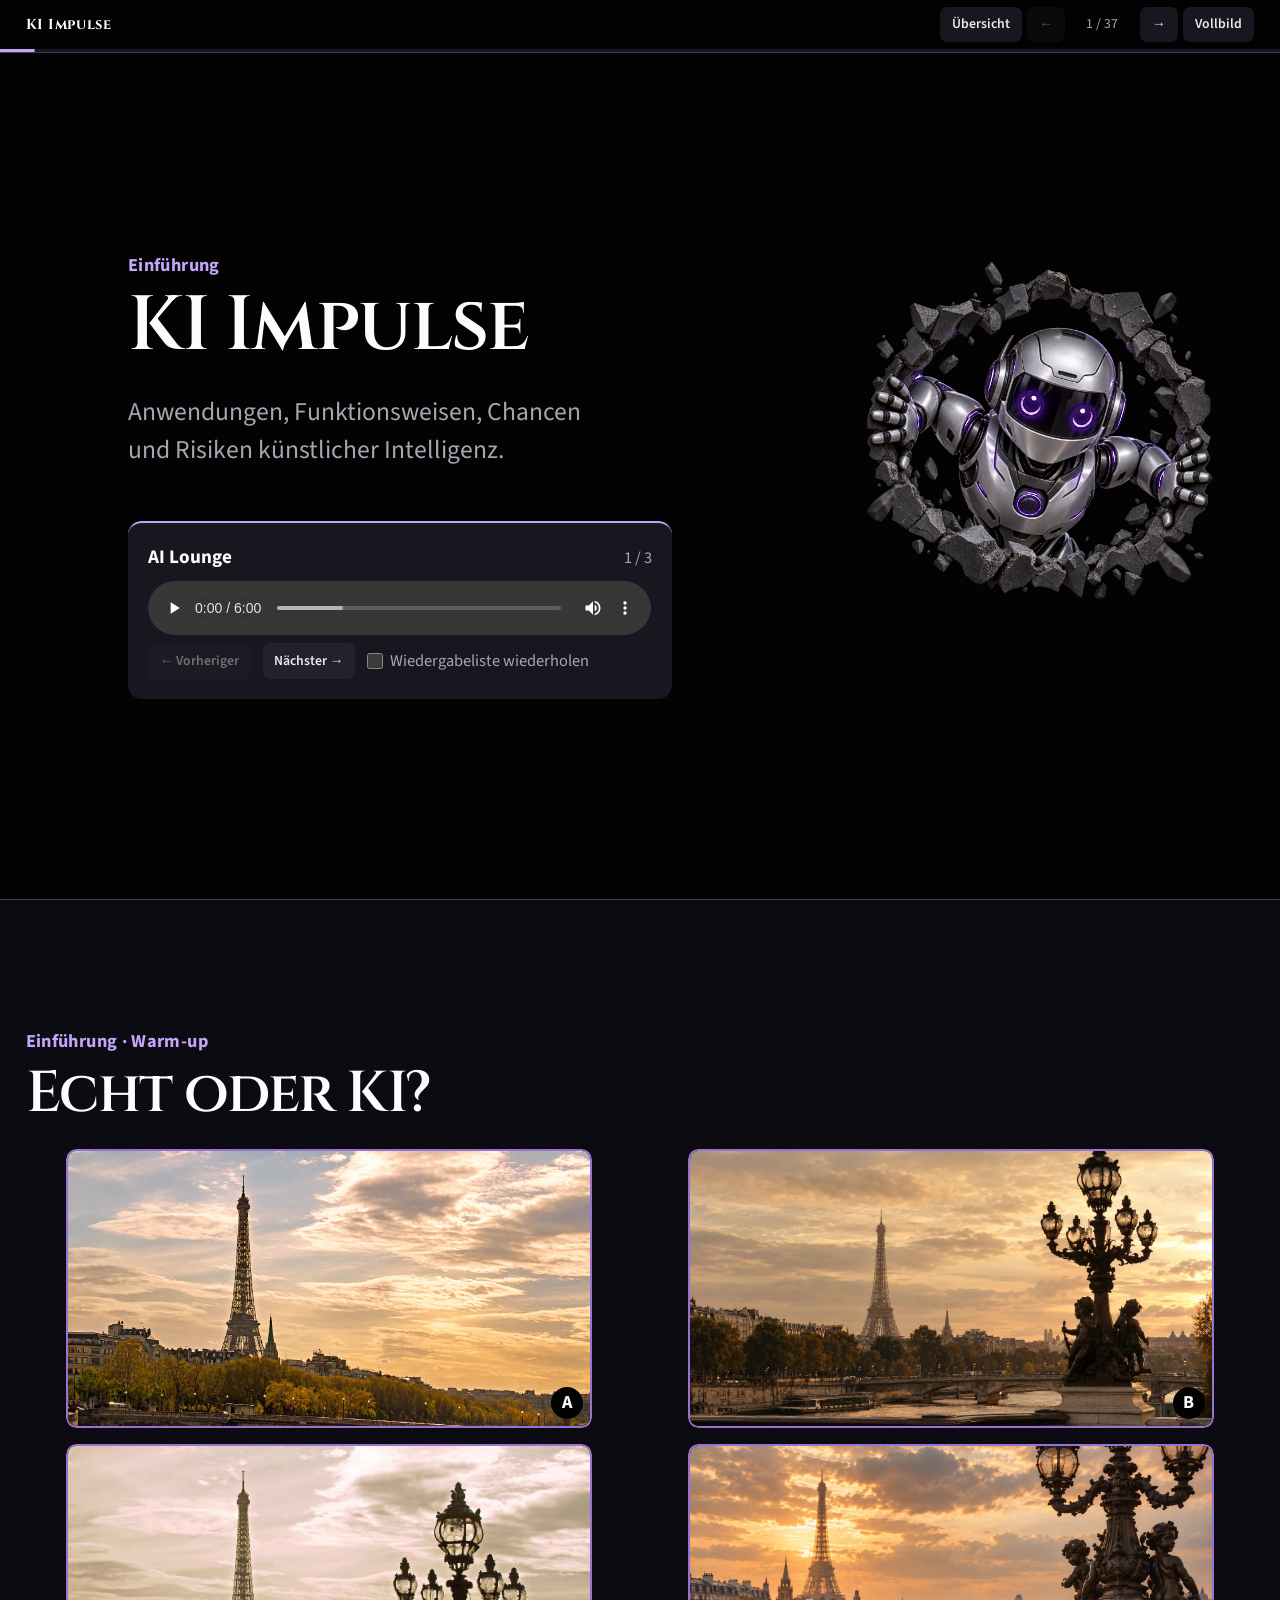
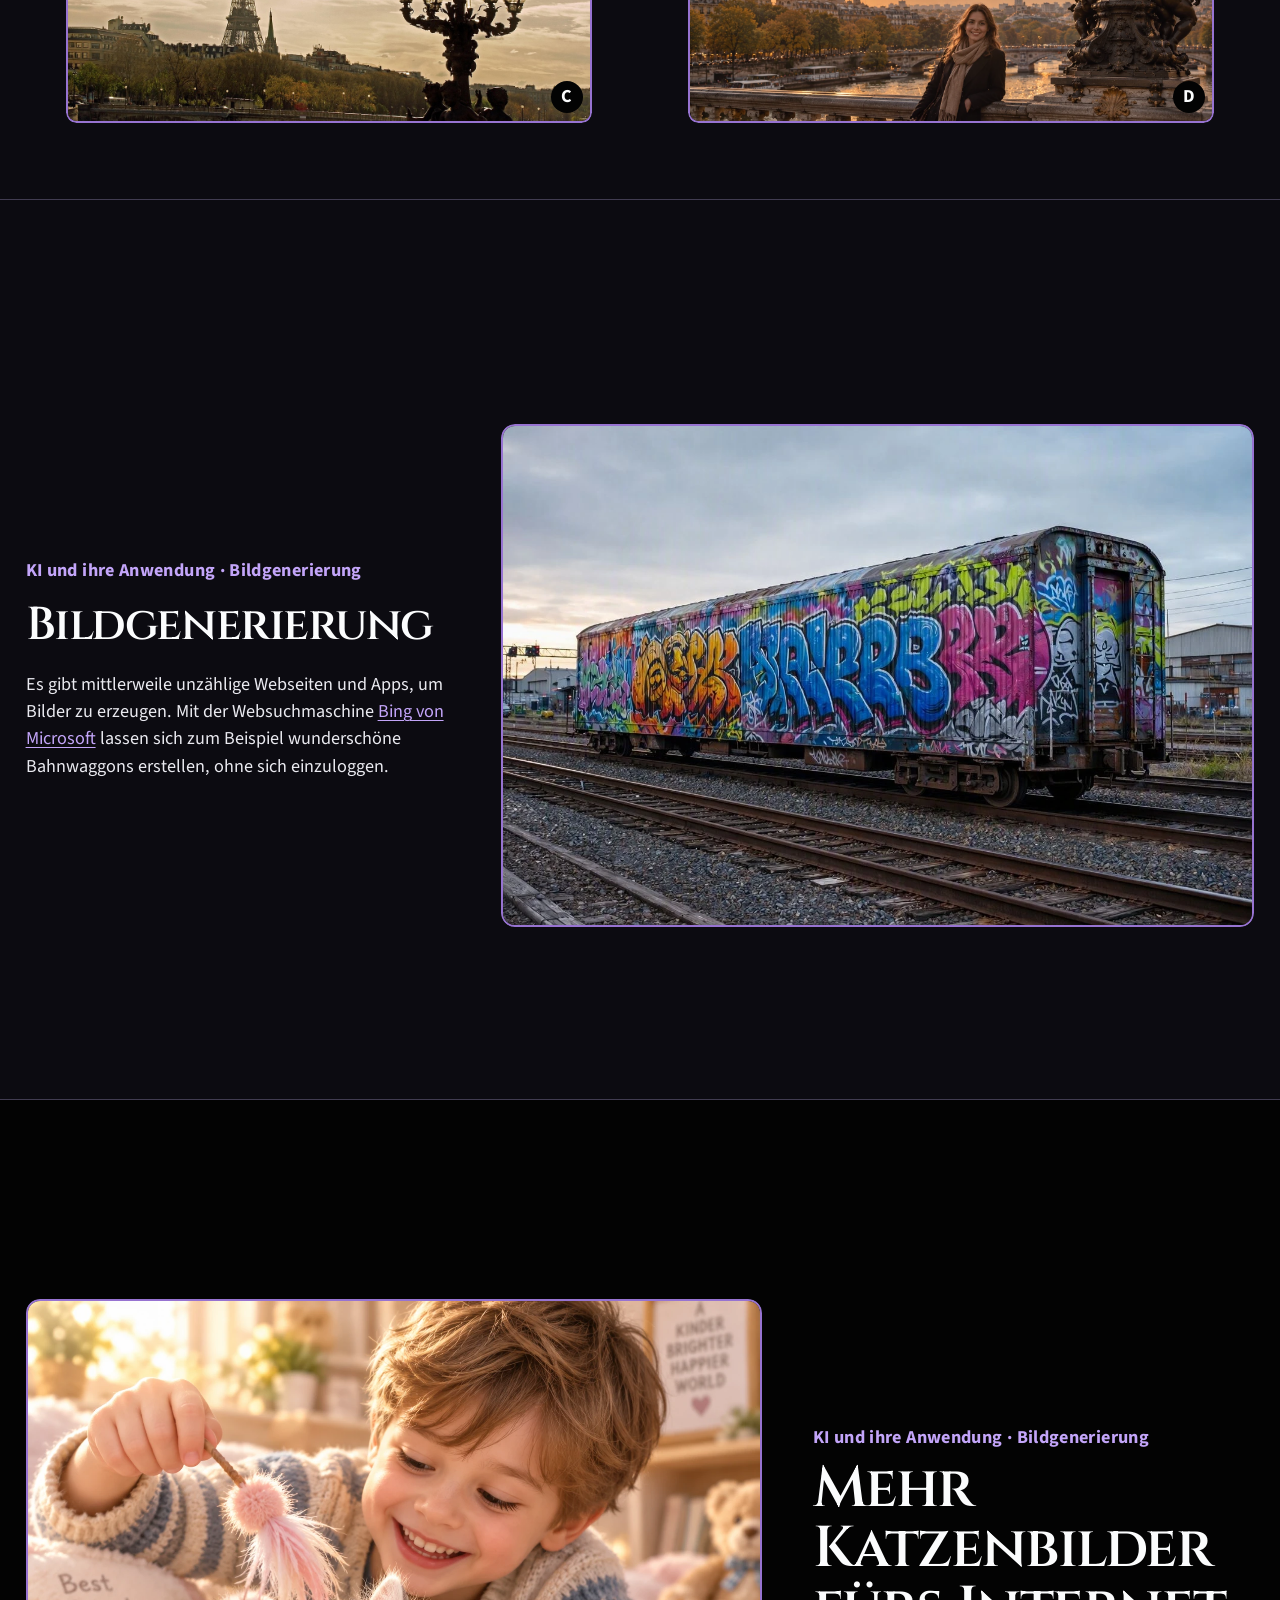
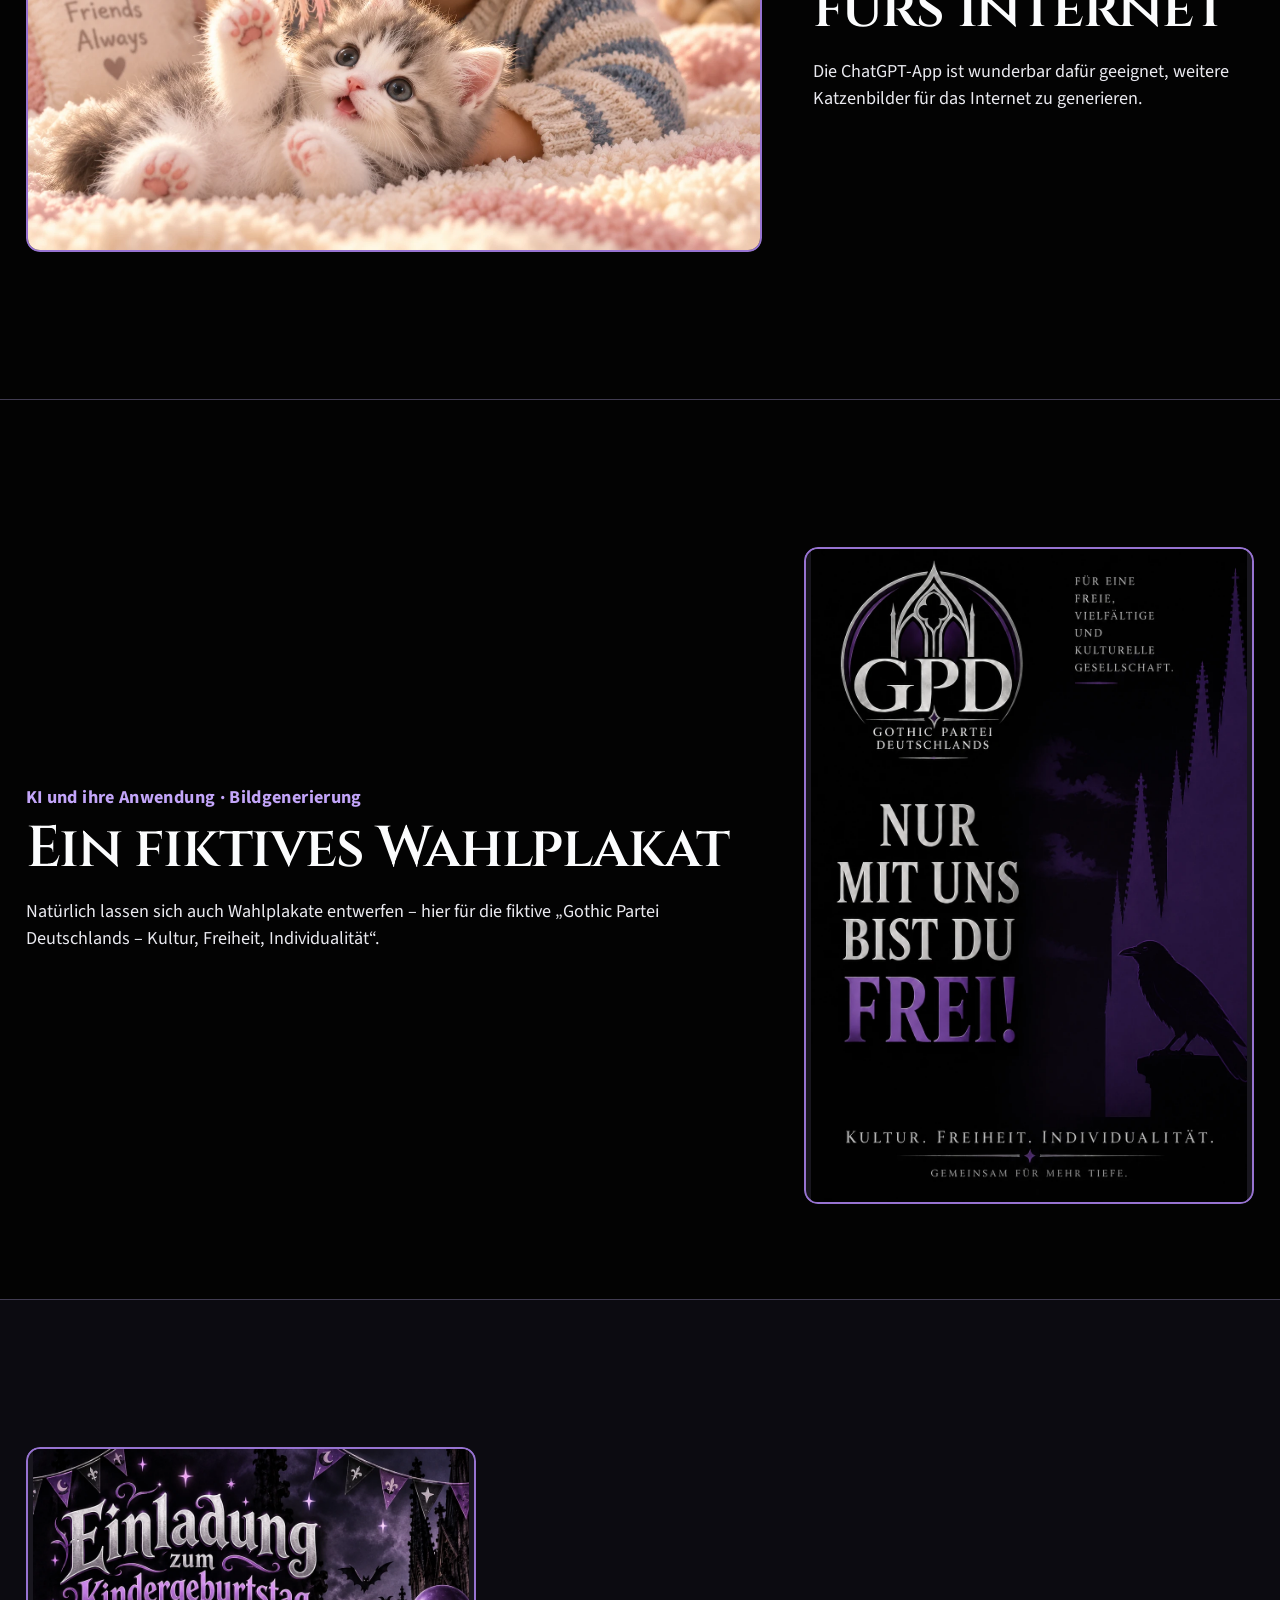
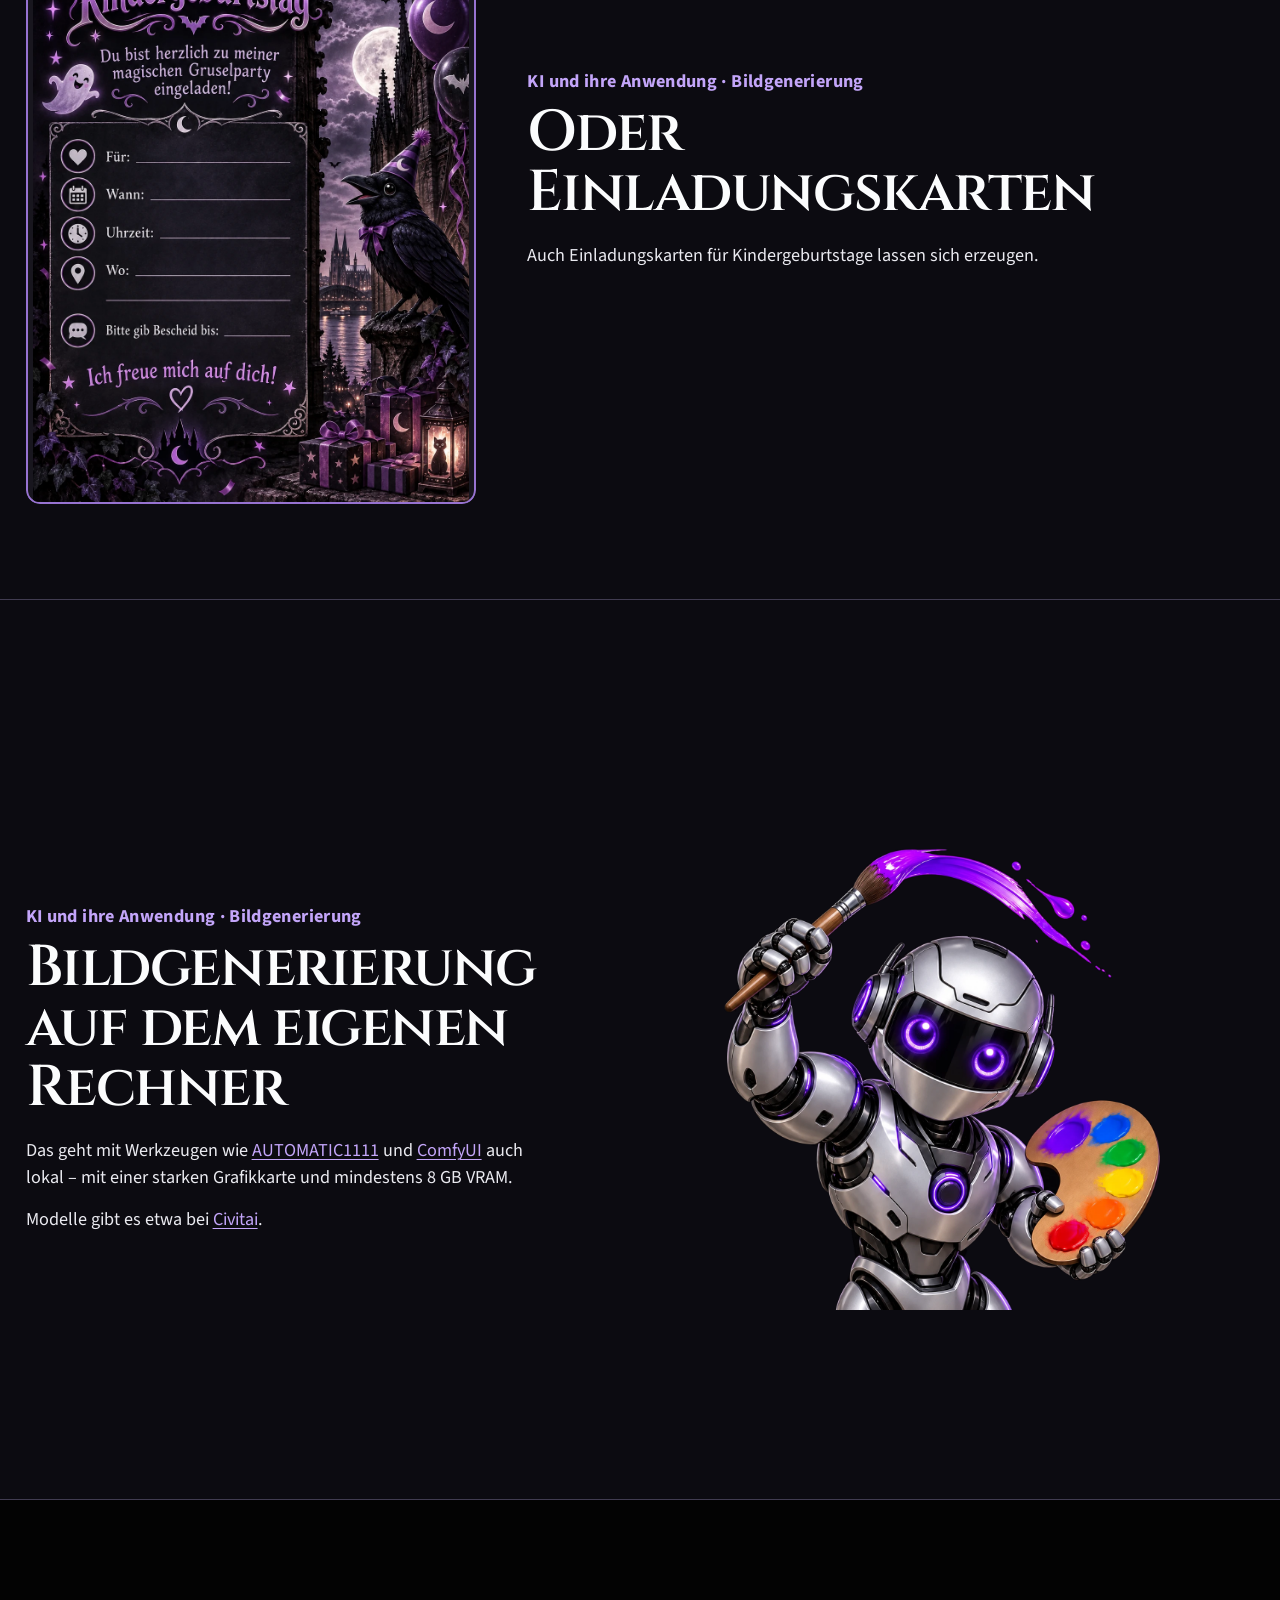
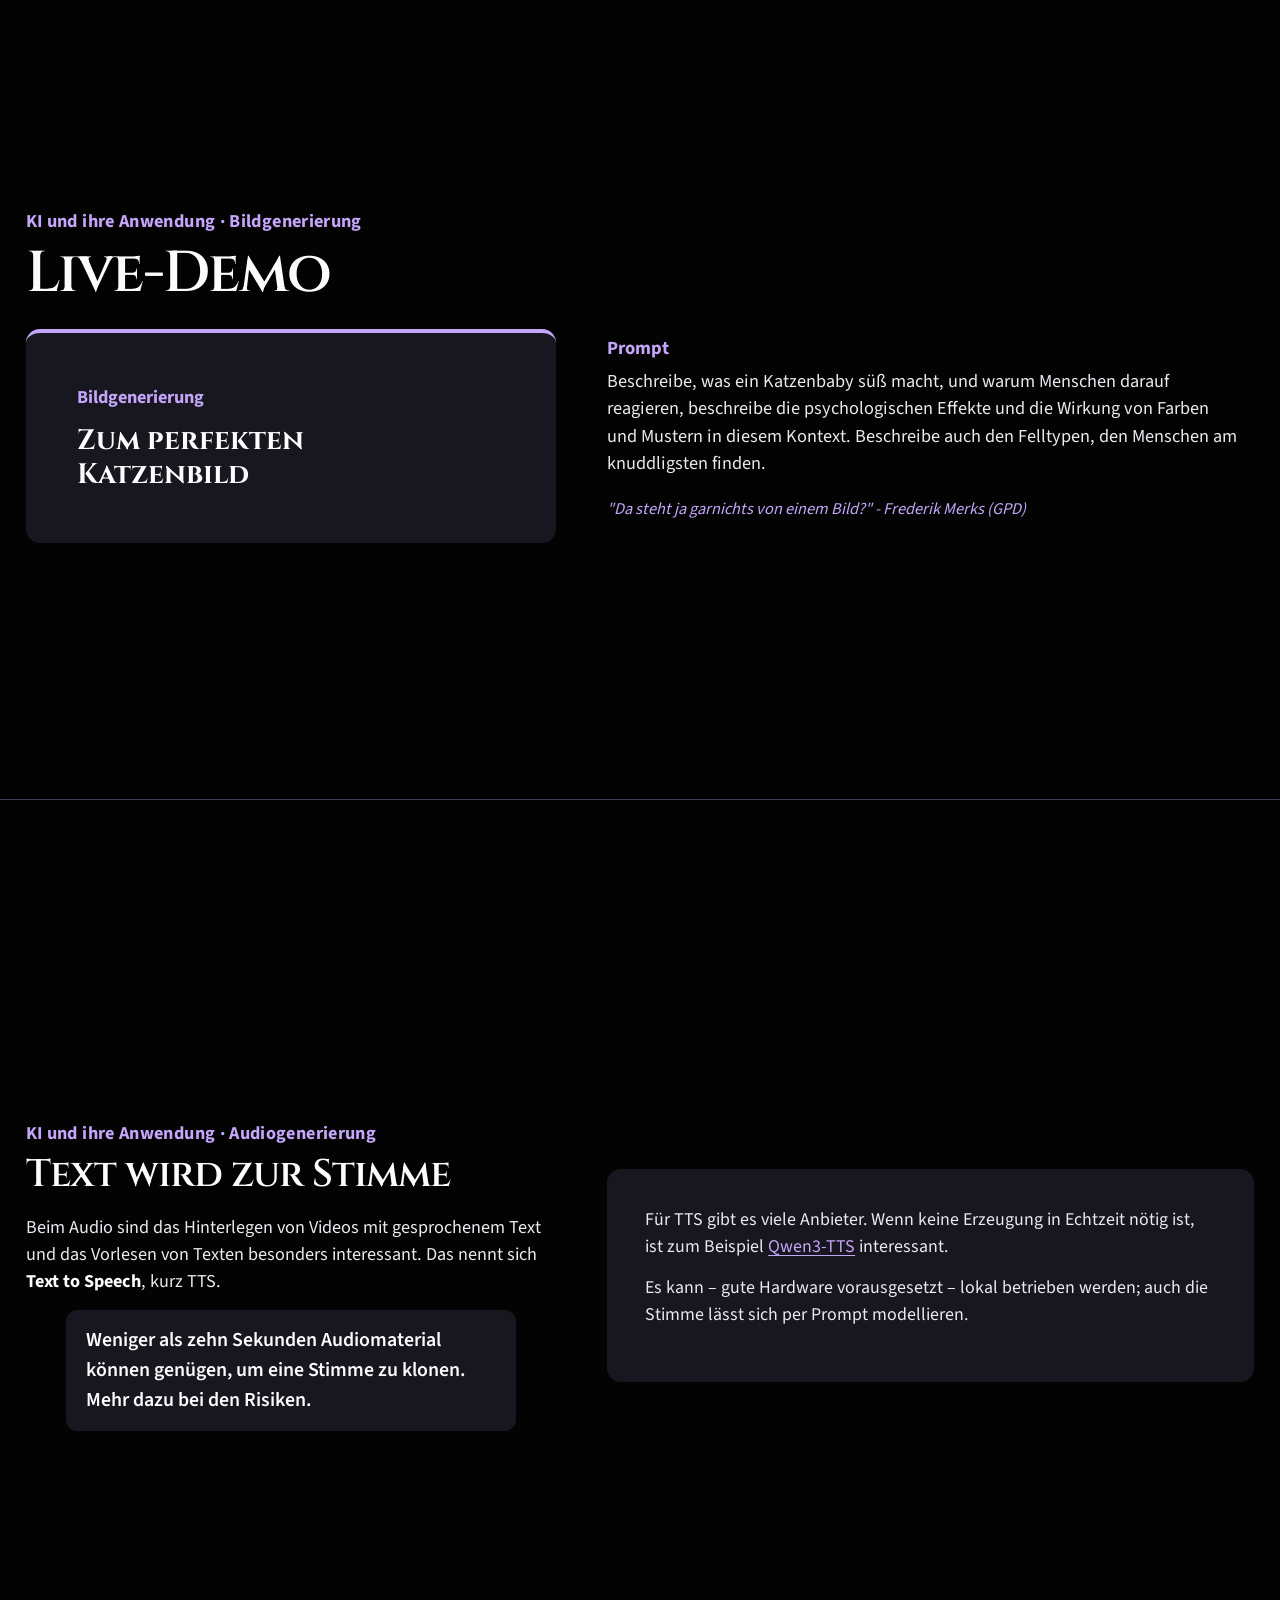
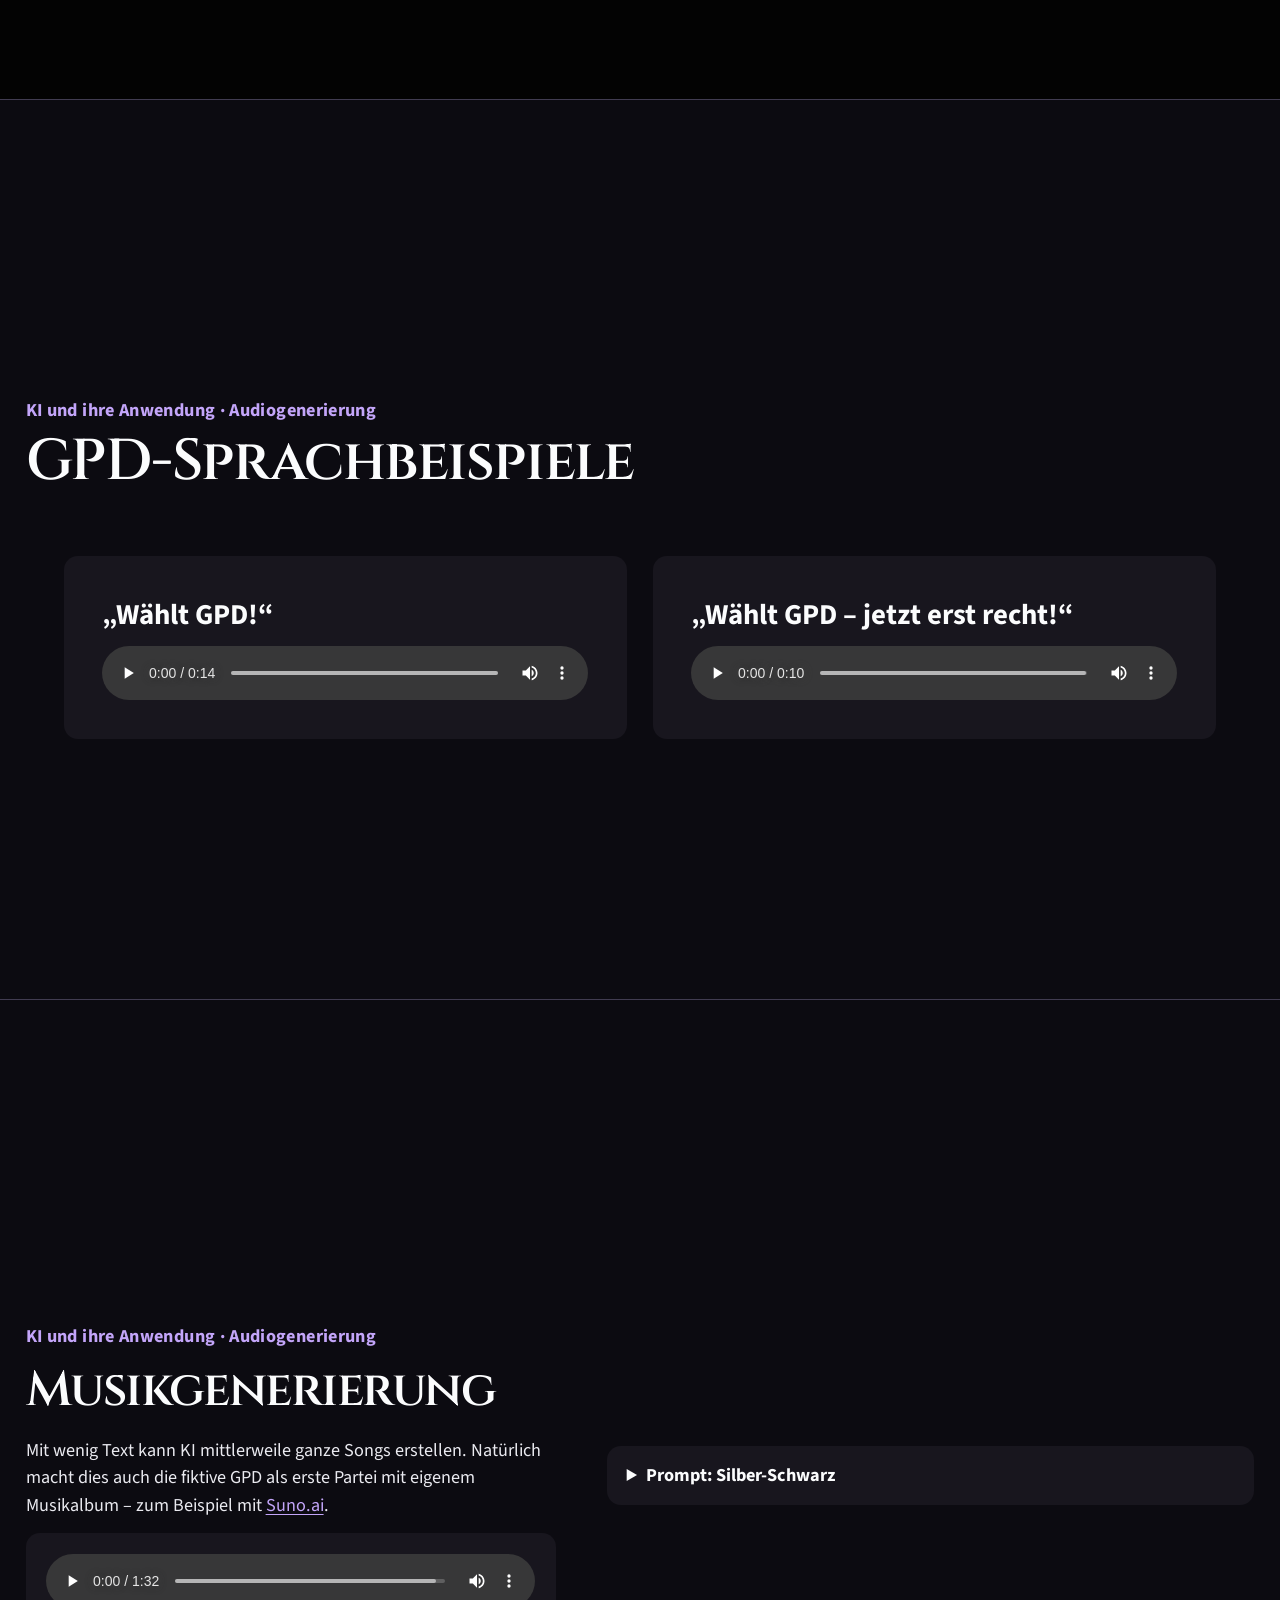
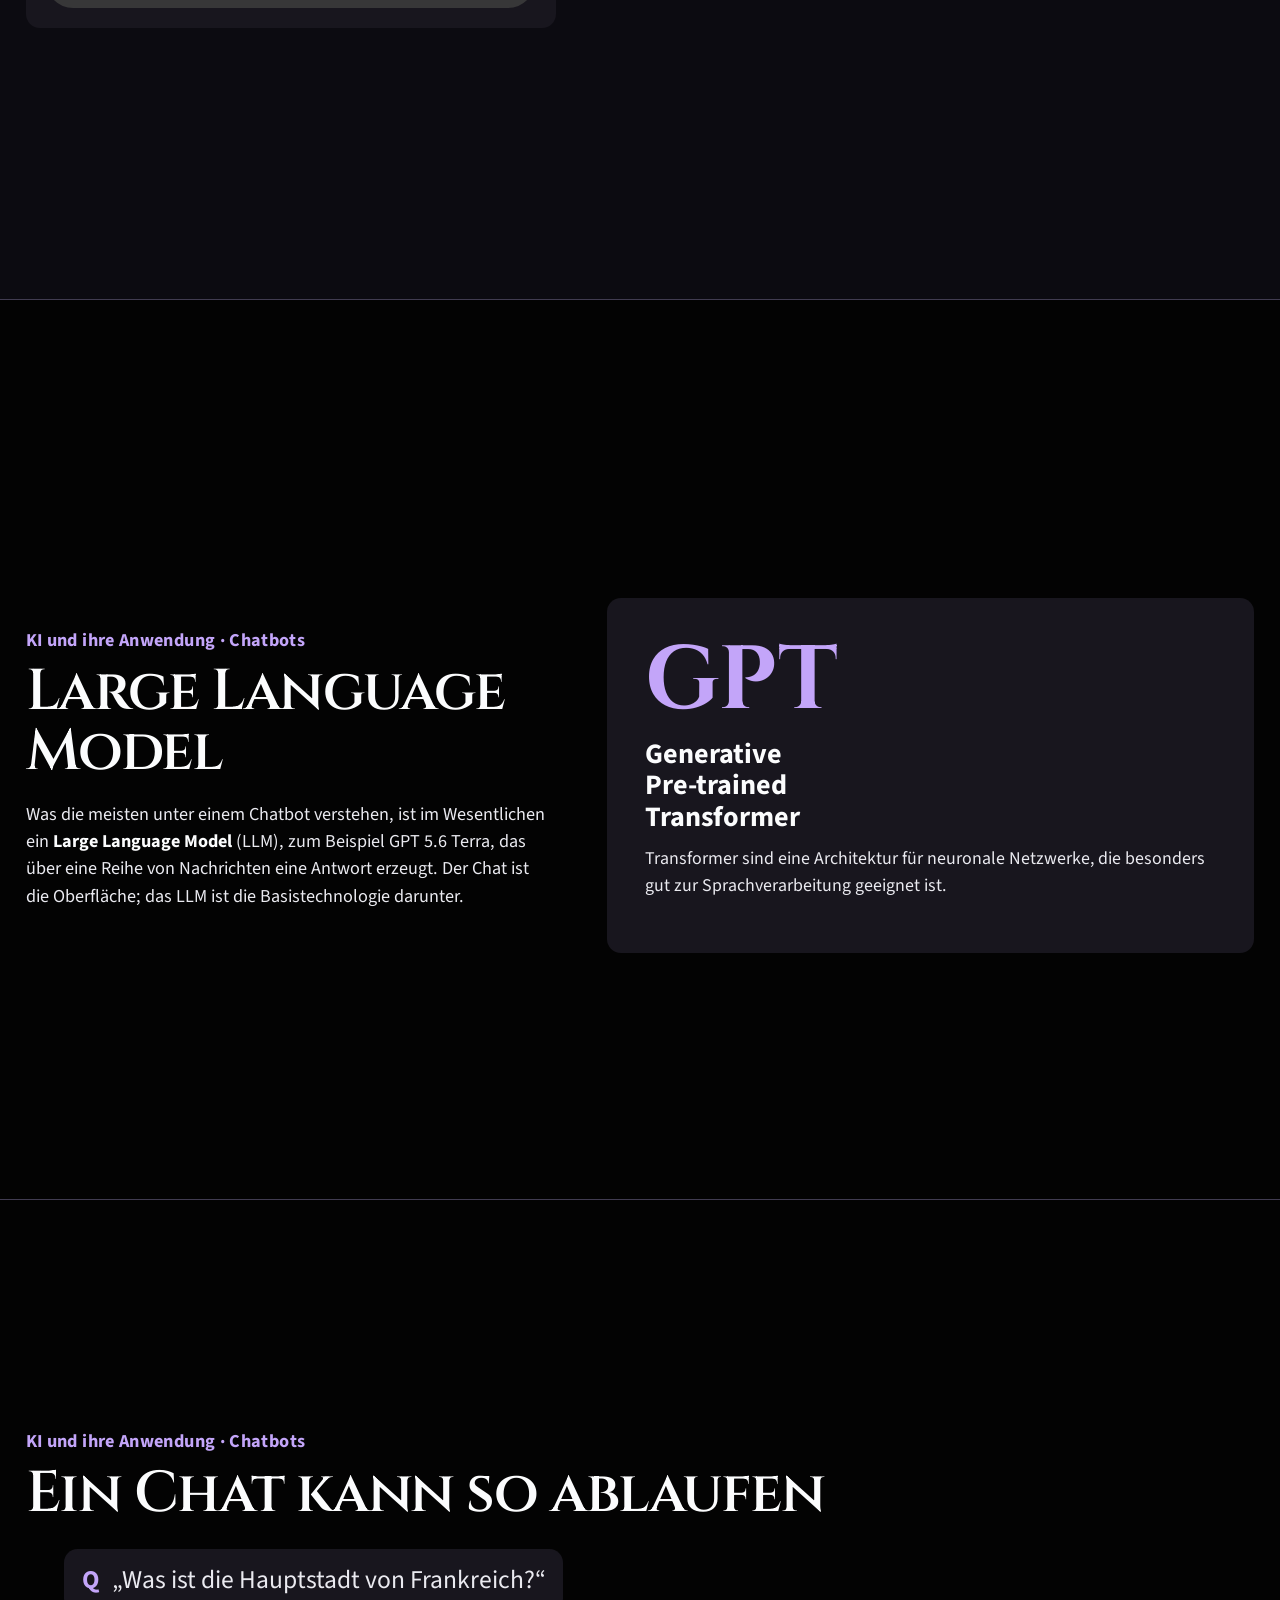
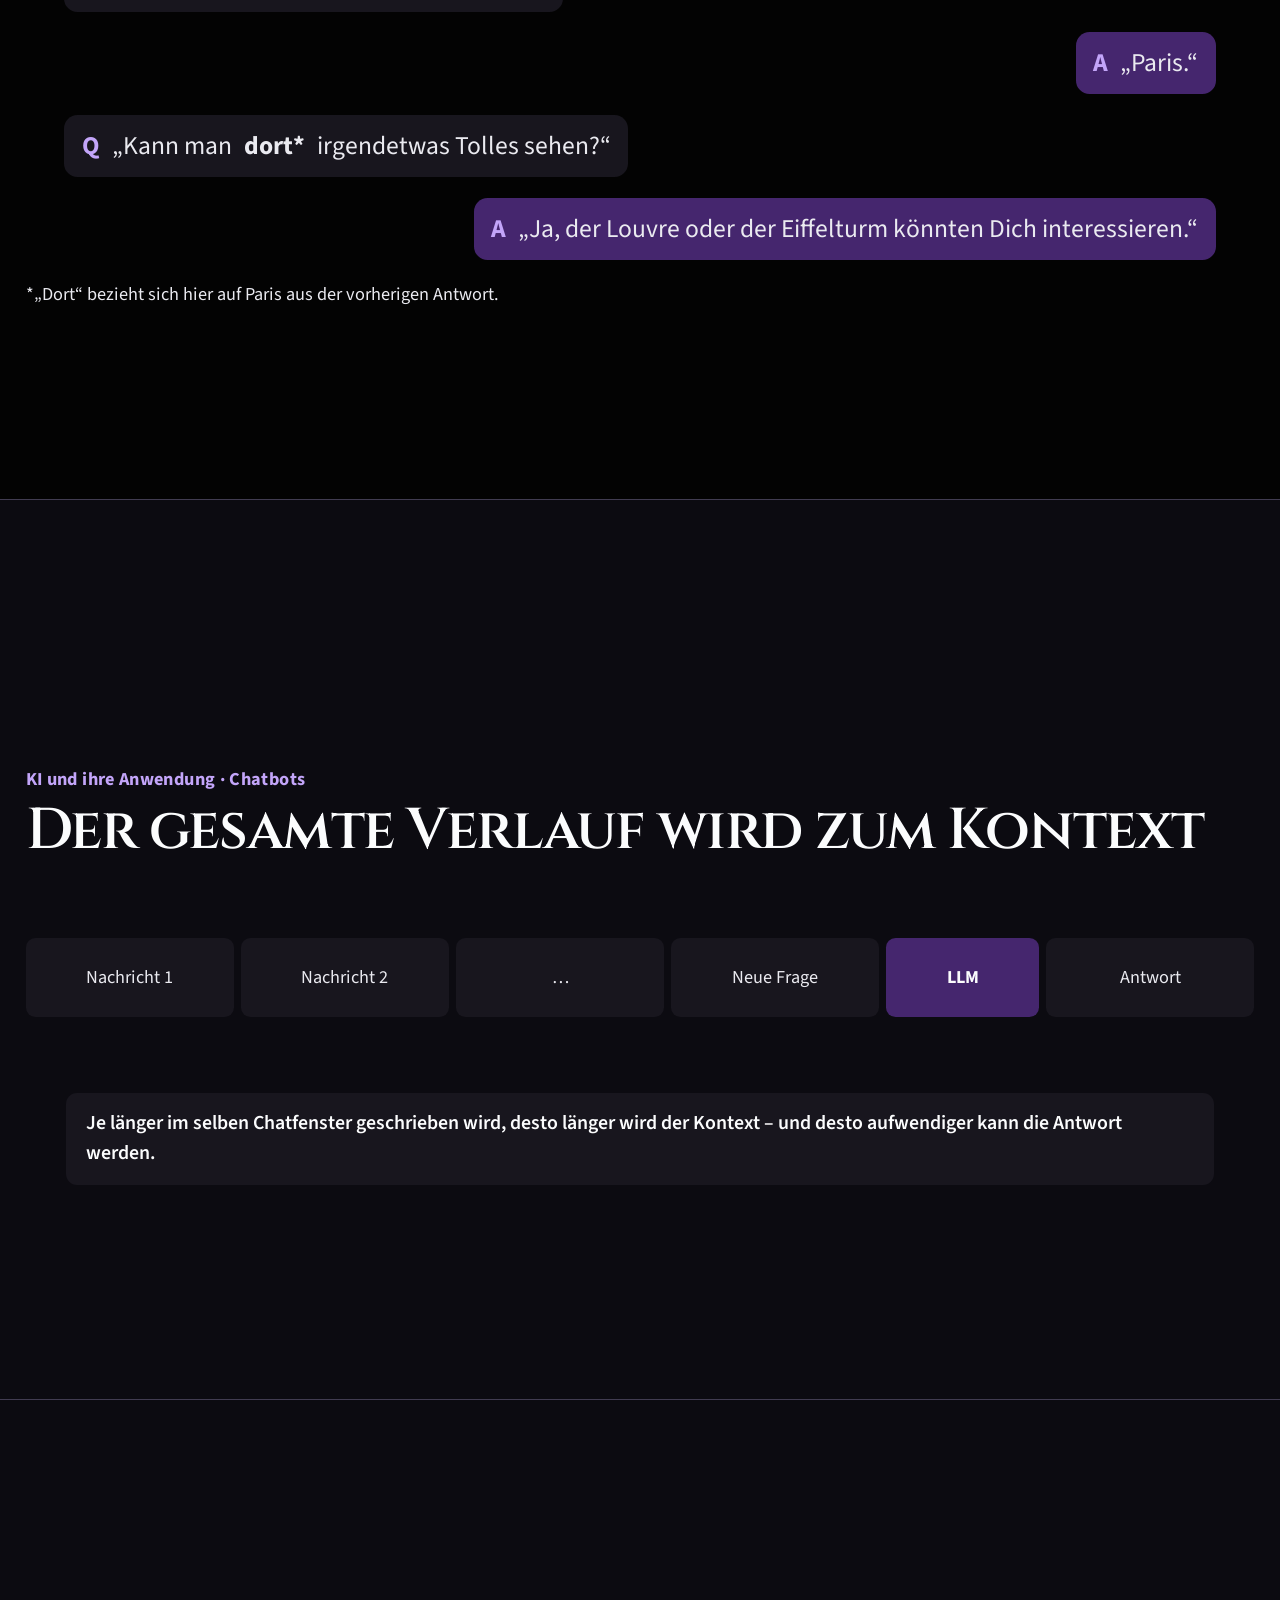
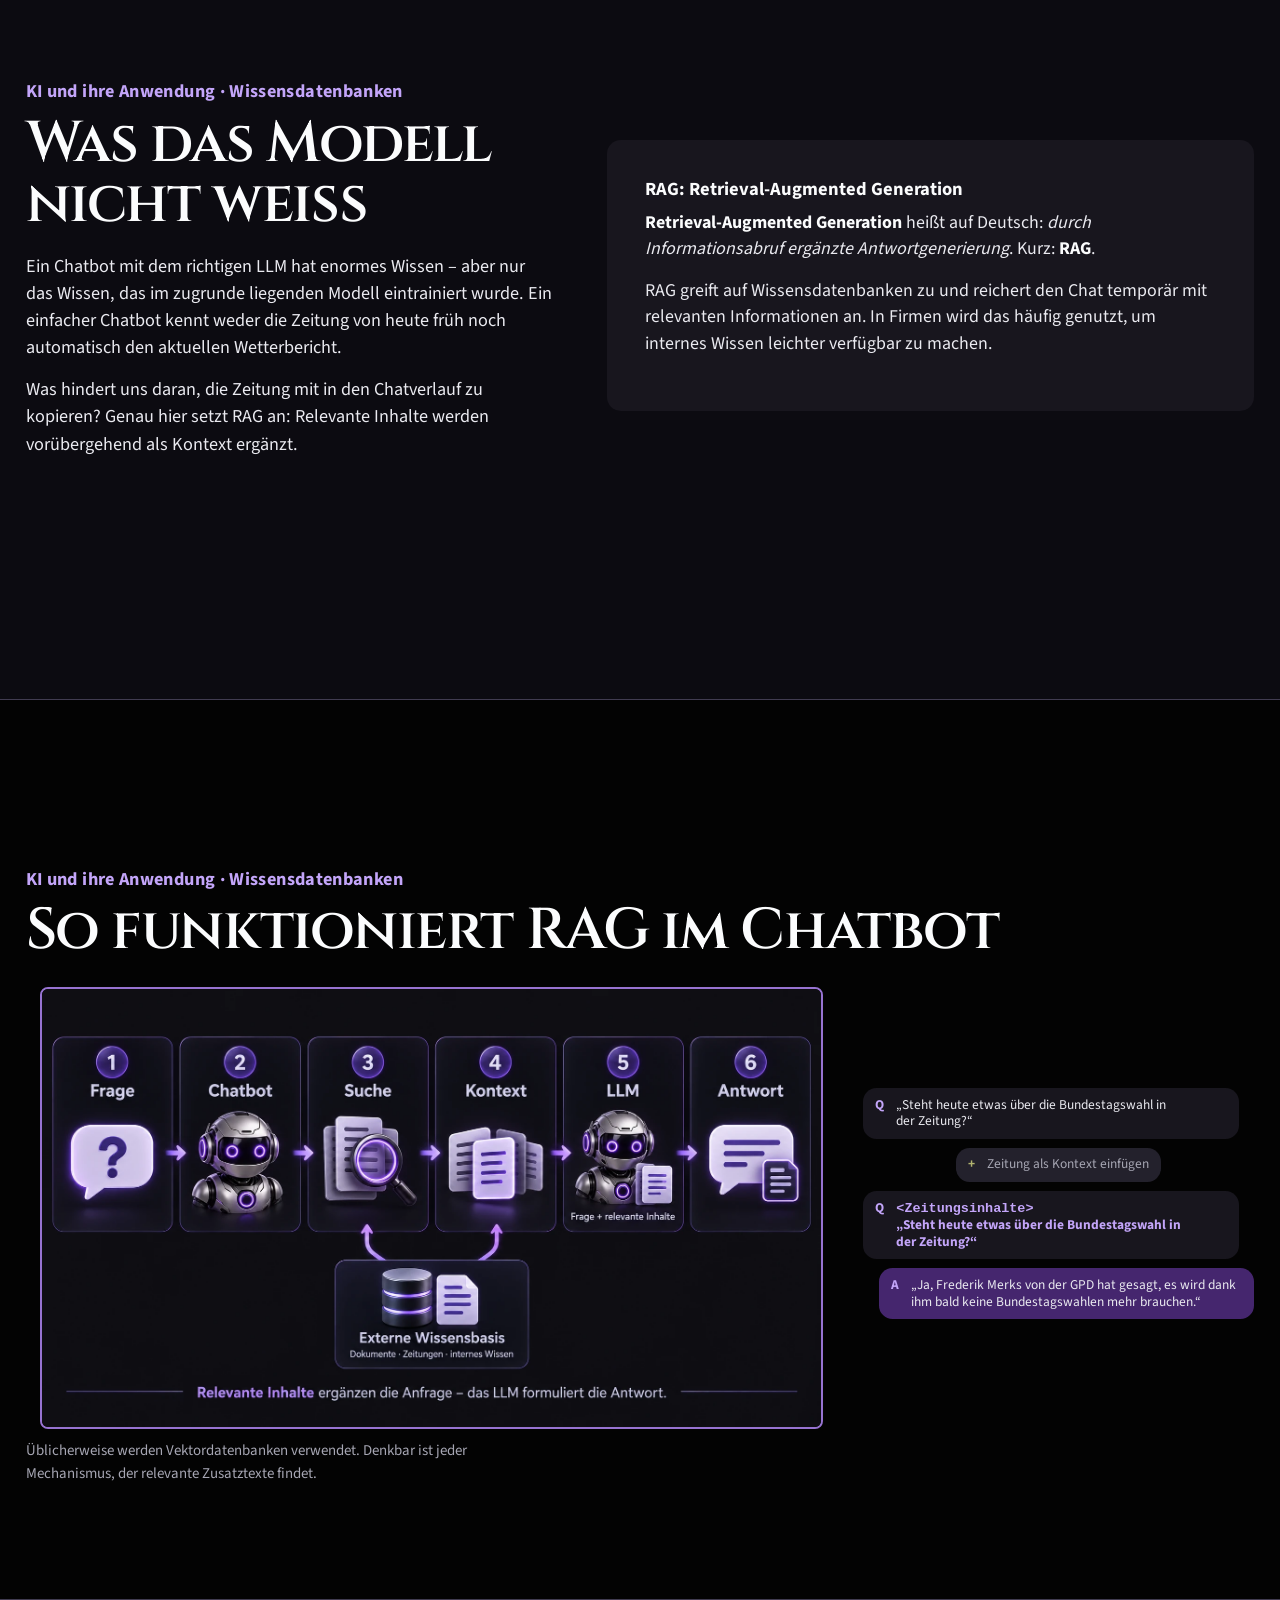
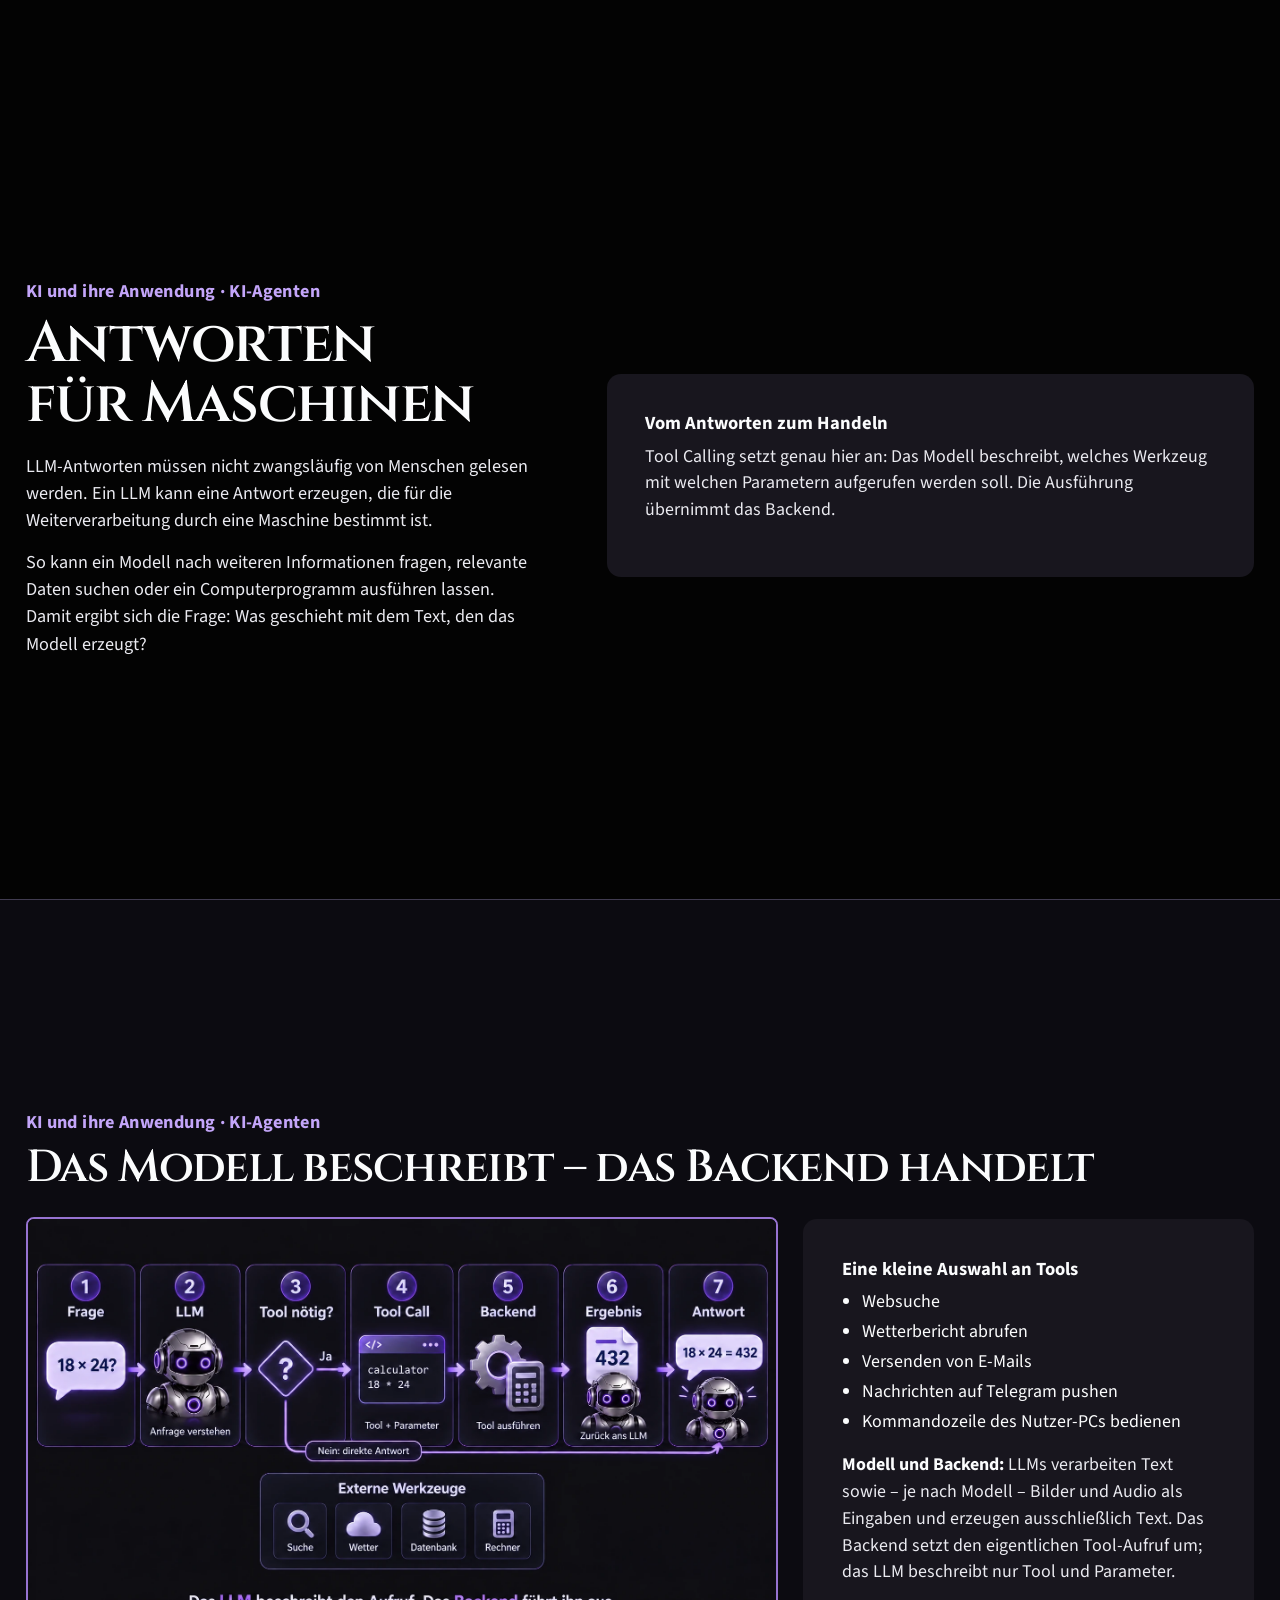
<file: KI Impulse HTML/index.html>
<!DOCTYPE html>
<html lang="de">
<head>
  <meta charset="utf-8">
  <meta name="viewport" content="width=device-width, initial-scale=1">
  <meta name="theme-color" content="#111014">
  <meta name="description" content="KI Impulse: eine deutschsprachige Präsentation über Anwendungen, Funktionsweisen, Chancen und Risiken künstlicher Intelligenz.">
  <title>KI Impulse</title>
  <link rel="stylesheet" href="assets/css/styles.css">
  <script src="assets/js/slideshow.js" defer></script>
</head>
<body>
  <a class="skip-link" href="#ki-impulse">Zum Inhalt springen</a>

  <header class="toolbar" aria-label="Präsentationssteuerung">
    <a class="brand" href="#ki-impulse" aria-label="Zur ersten Folie">KI Impulse</a>
    <div class="toolbar__actions">
      <button type="button" data-action="overview" aria-haspopup="dialog" aria-controls="slide-overview">Übersicht</button>
      <a class="nav-button" href="#ki-impulse" data-action="previous" aria-label="Vorherige Folie">←</a>
      <output class="counter" aria-live="polite"><span data-current>1</span><span aria-hidden="true"> / </span><span data-total>37</span></output>
      <a class="nav-button" href="#echt-oder-ki" data-action="next" aria-label="Nächste Folie">→</a>
      <button type="button" data-action="fullscreen" aria-label="Vollbild umschalten">Vollbild</button>
    </div>
    <div class="progress" aria-hidden="true"><span data-progress></span></div>
  </header>

  <main id="slides" class="slides">
    <section class="slide slide--title" id="ki-impulse" data-title="KI Impulse" tabindex="-1">
      <div class="slide__content title-composition">
        <p class="section-mark">Einführung</p>
        <h1>KI <span>Impulse</span></h1>
        <p class="lede">Anwendungen, Funktionsweisen, Chancen und Risiken künstlicher Intelligenz.</p>
        <img class="title-avatar" src="assets/images/roboter-avatar-animiert.svg" alt="Ein freundlicher Roboter mit sanft pulsierenden lila Lichtern bricht durch eine kreisförmige Öffnung und greift mit beiden Händen nach dem Rand." width="1254" height="1254" loading="eager" decoding="sync">
        <div class="audio-block audio-block--intro audio-playlist" data-playlist="ai-lounge">
          <p class="audio-playlist__track" aria-live="polite"><strong data-playlist-title>AI Lounge</strong><span data-playlist-position>1 / 3</span></p>
          <audio controls preload="metadata" aria-label="AI Lounge">
            <source src="assets/audio/ai-lounge.mp3" type="audio/mpeg">
            Ihr Browser kann diese Audiodatei nicht wiedergeben.
          </audio>
          <div class="audio-playlist__controls" role="group" aria-label="Wiedergabeliste AI Lounge">
            <button type="button" class="audio-playlist__button" data-playlist-action="previous" aria-label="Vorheriger Titel">← Vorheriger</button>
            <button type="button" class="audio-playlist__button" data-playlist-action="next" aria-label="Nächster Titel">Nächster →</button>
            <label class="audio-playlist__repeat"><input type="checkbox" data-playlist-repeat> Wiedergabeliste wiederholen</label>
          </div>
        </div>
      </div>
    </section>

    <section class="slide slide--gallery" id="echt-oder-ki" data-title="Echt oder KI?" tabindex="-1">
      <div class="slide__content">
        <header class="slide__header"><p class="section-mark">Einführung · Warm-up</p><h2>Echt oder KI?</h2></header>
        <div class="image-grid image-grid--quiz">
          <figure><img src="assets/images/paris-eiffelturm-ki-1.webp" alt="Eiffelturm bei warmem Abendlicht hinter einer Seine-Brücke." loading="eager" decoding="sync"><figcaption>A</figcaption></figure>
          <figure><img src="assets/images/paris-eiffelturm-ki-2.webp" alt="Pariser Stadtansicht mit Eiffelturm, Seine und historischer Straßenlaterne im Abendlicht." loading="eager" decoding="sync"><figcaption>B</figcaption></figure>
          <figure><img src="assets/images/paris-eiffelturm-original.jpg" alt="Fotografie des Eiffelturms und einer historischen Straßenlaterne an der Seine." loading="eager" decoding="sync"><figcaption>C</figcaption></figure>
          <figure><img src="assets/images/paris-eiffelturm-ki-3.webp" alt="Junge Frau vor Eiffelturm und verzierter Straßenlaterne im Abendlicht." loading="eager" decoding="sync"><figcaption>D</figcaption></figure>
        </div>
      </div>
    </section>

    <section class="slide slide--media" id="bildgenerierung" data-title="Bildgenerierung" tabindex="-1">
      <div class="slide__content split split--wide-media">
        <div class="copy"><p class="section-mark">KI und ihre Anwendung · Bildgenerierung</p><h2><span style="font-size: 80%;">Bildgenerierung</span></h2><p>Es gibt mittlerweile unzählige Webseiten und Apps, um Bilder zu erzeugen. Mit der Websuchmaschine <a href="https://www.bing.com" target="_blank" rel="noreferrer">Bing von Microsoft</a> lassen sich zum Beispiel wunderschöne Bahnwaggons erstellen, ohne sich einzuloggen.</p></div>
        <figure class="media-frame"><img src="assets/images/graffiti-waggon.webp" alt="KI-generierter, vollständig mit farbigem Graffiti bedeckter Güterwaggon auf Bahngleisen." loading="eager" decoding="sync"></figure>
      </div>
    </section>

    <section class="slide slide--media" id="katzenbilder" data-title="Bildgenerierung: Katzenbilder" tabindex="-1">
      <div class="slide__content split split--reverse">
        <figure class="media-frame"><img src="assets/images/kind-und-katze.webp" alt="KI-generiertes Bild eines lachenden Kindes, das mit einer jungen Katze spielt." loading="eager" decoding="sync"></figure>
        <div class="copy"><p class="section-mark">KI und ihre Anwendung · Bildgenerierung</p><h2>Mehr Katzenbilder fürs Internet</h2><p>Die ChatGPT-App ist wunderbar dafür geeignet, weitere Katzenbilder für das Internet zu generieren.</p></div>
      </div>
    </section>

    <section class="slide slide--media slide--original" id="wahlplakat" data-title="Bildgenerierung: Wahlplakat" tabindex="-1">
      <div class="slide__content split split--portrait">
        <div class="copy"><p class="section-mark">KI und ihre Anwendung · Bildgenerierung</p><h2>Ein fiktives Wahlplakat</h2><p>Natürlich lassen sich auch Wahlplakate entwerfen – hier für die fiktive „Gothic Partei Deutschlands – Kultur, Freiheit, Individualität“.</p></div>
        <figure class="media-frame media-frame--portrait"><img src="assets/images/gpd-wahlplakat.webp" alt="Fiktives schwarzes GPD-Wahlplakat mit silberner Schrift, violetten Akzenten, Kathedralensilhouetten und Rabe." loading="eager" decoding="sync"></figure>
      </div>
    </section>

    <section class="slide slide--media slide--original" id="einladungskarten" data-title="Bildgenerierung: Einladungskarten" tabindex="-1">
      <div class="slide__content split split--portrait split--reverse">
        <figure class="media-frame media-frame--portrait"><img src="assets/images/kindergeburtstag-einladung.webp" alt="KI-generierte Einladung zu einem magischen Kindergeburtstag mit violett-schwarzer Gothic-Gestaltung, Gespenst und Rabe." loading="eager" decoding="sync"></figure>
        <div class="copy"><p class="section-mark">KI und ihre Anwendung · Bildgenerierung</p><h2>Oder Einladungskarten</h2><p>Auch Einladungskarten für Kindergeburtstage lassen sich erzeugen.</p></div>
      </div>
    </section>

    <section class="slide slide--discussion" id="lokale-bildwerkzeuge" data-title="Bildgenerierung: Lokale Werkzeuge" tabindex="-1">
      <div class="slide__content split">
        <div class="copy"><p class="section-mark">KI und ihre Anwendung · Bildgenerierung</p><h2>Bildgenerierung auf dem eigenen Rechner</h2><p>Das geht mit Werkzeugen wie <a href="https://github.com/automatic1111/stable-diffusion-webui" target="_blank" rel="noreferrer">AUTOMATIC1111</a> und <a href="https://github.com/comfy-org/comfyui" target="_blank" rel="noreferrer">ComfyUI</a> auch lokal – mit einer starken Grafikkarte und mindestens 8 GB VRAM.</p><p>Modelle gibt es etwa bei <a href="https://civitai.com/models" target="_blank" rel="noreferrer">Civitai</a>.</p></div>
        <figure class="media-frame robot-visual"><img src="assets/images/roboter-maler.webp" alt="Der silberne Avatar-Roboter hält eine Malerpalette mit bunten Farben und schwingt einen Pinsel mit violettem Farbstrich." width="1254" height="1254" loading="eager" decoding="sync"></figure>
      </div>
    </section>

    <section class="slide slide--discussion" id="live-demo-bildgenerierung" data-title="Live-Demo: Bildgenerierung" tabindex="-1">
      <div class="slide__content"><header class="slide__header"><p class="section-mark">KI und ihre Anwendung · Bildgenerierung</p><h2>Live-Demo</h2></header><div class="split"><aside class="live-prompt" aria-label="Live-Demo"><span>Bildgenerierung</span><strong>Zum perfekten Katzenbild</strong></aside><div class="demo-prompt"><h3>Prompt</h3><p>Beschreibe, was ein Katzenbaby süß macht, und warum Menschen darauf reagieren, beschreibe die psychologischen Effekte und die Wirkung von Farben und Mustern in diesem Kontext. Beschreibe auch den Felltypen, den Menschen am knuddligsten finden.</p><p class="demo-prompt__note"><i>"Da steht ja garnichts von einem Bild?"</i> - Frederik Merks (GPD)</p></div></div></div>
    </section>

    <section class="slide slide--text" id="audiogenerierung" data-title="Audiogenerierung: Text to Speech" tabindex="-1">
      <span id="text-to-speech" class="anchor-target" aria-hidden="true"></span><div class="slide__content split">
        <div class="copy"><p class="section-mark">KI und ihre Anwendung · Audiogenerierung</p><h2>Text wird zur Stimme</h2><p>Beim Audio sind das Hinterlegen von Videos mit gesprochenem Text und das Vorlesen von Texten besonders interessant. Das nennt sich <strong>Text to Speech</strong>, kurz TTS.</p><blockquote>Weniger als zehn Sekunden Audiomaterial können genügen, um eine Stimme zu klonen. Mehr dazu bei den Risiken.</blockquote></div>
        <div class="fact-panel"><p>Für TTS gibt es viele Anbieter. Wenn keine Erzeugung in Echtzeit nötig ist, ist zum Beispiel <a href="https://huggingface.co/spaces/Qwen/Qwen3-TTS" target="_blank" rel="noreferrer">Qwen3-TTS</a> interessant.</p><p>Es kann – gute Hardware vorausgesetzt – lokal betrieben werden; auch die Stimme lässt sich per Prompt modellieren.</p></div>
      </div>
    </section>

    <section class="slide slide--audio" id="sprachbeispiele" data-title="Audiogenerierung: GPD-Sprachbeispiele" tabindex="-1">
      <div class="slide__content"><header class="slide__header"><p class="section-mark">KI und ihre Anwendung · Audiogenerierung</p><h2>GPD-Sprachbeispiele</h2></header><div class="audio-pair">
        <div class="audio-block"><strong>„Wählt GPD!“</strong><audio controls preload="metadata"><source src="assets/audio/waehlt-gpd.wav" type="audio/wav">Ihr Browser kann diese Audiodatei nicht wiedergeben.</audio></div>
        <div class="audio-block"><strong>„Wählt GPD – jetzt erst recht!“</strong><audio controls preload="metadata"><source src="assets/audio/waehlt-gpd-jetzt.wav" type="audio/wav">Ihr Browser kann diese Audiodatei nicht wiedergeben.</audio></div>
      </div></div>
    </section>

    <section class="slide slide--audio" id="silber-schwarz" data-title="Audiogenerierung: Musikgenerierung" tabindex="-1">
      <div class="slide__content split">
        <div class="copy"><p class="section-mark">KI und ihre Anwendung · Audiogenerierung</p><h2><span style="font-size: 85%;">Musikgenerierung</span></h2><p>Mit wenig Text kann KI mittlerweile ganze Songs erstellen. Natürlich macht dies auch die fiktive GPD als erste Partei mit eigenem Musikalbum – zum Beispiel mit <a href="https://suno.com" target="_blank" rel="noreferrer">Suno.ai</a>.</p><div class="audio-block"><audio controls preload="metadata"><source src="assets/audio/silber-schwarz.mp3" type="audio/mpeg">Ihr Browser kann diese Audiodatei nicht wiedergeben.</audio></div></div>
        <details class="details-panel"><summary>Prompt: Silber-Schwarz</summary><div class="details-panel__body"><p><strong>[Intro]</strong><br>Schwarzer Samt und Silberlicht,<br>in einem Land, das leise spricht.</p><p><strong>[Verse]</strong><br>Zwischen Türmen, Stein und Zeit,<br>trägt die Nacht ihr dunkles Kleid.<br>Kunst und Freiheit, Klang und Raum,<br>GPD in Deinem Traum …</p><p><strong>[Chorus: Layered Vocals, Choir]</strong><br>GPD, in Silber-Schwarz.<br>GPD, für Stadt und Harz.<br>GPD, durch dunkle Nacht.<br>GPD, die Freiheit macht.</p><p><strong>[Outro]</strong><br>Wenn der Mond am Himmel steht,<br>lebt die Nacht, bevor sie geht.</p><p><strong>Style</strong><br>gothic rock, neoclassical goth, 1990s goth rock</p></div></details>
      </div>
    </section>

    <section class="slide slide--text" id="chatbots" data-title="Chatbots: Large Language Model" tabindex="-1">
      <span id="llm-grundlagen" class="anchor-target" aria-hidden="true"></span><div class="slide__content split"><div class="copy"><p class="section-mark">KI und ihre Anwendung · Chatbots</p><h2>Large Language Model</h2><p>Was die meisten unter einem Chatbot verstehen, ist im Wesentlichen ein <strong>Large Language Model</strong> (LLM), zum Beispiel GPT 5.6 Terra, das über eine Reihe von Nachrichten eine Antwort erzeugt. Der Chat ist die Oberfläche; das LLM ist die Basistechnologie darunter.</p></div><div class="definition"><strong>GPT</strong><span>Generative<br>Pre-trained<br>Transformer</span><p>Transformer sind eine Architektur für neuronale Netzwerke, die besonders gut zur Sprachverarbeitung geeignet ist.</p></div></div>
    </section>

    <section class="slide slide--dialogue" id="chatverlauf" data-title="Chatbots: Chatverlauf" tabindex="-1">
      <div class="slide__content"><header class="slide__header"><p class="section-mark">KI und ihre Anwendung · Chatbots</p><h2>Ein Chat kann so ablaufen</h2></header><div class="dialogue">
        <p class="bubble bubble--question"><span>Q</span>„Was ist die Hauptstadt von Frankreich?“</p>
        <p class="bubble bubble--answer"><span>A</span>„Paris.“</p>
        <p class="bubble bubble--question"><span>Q</span>„Kann man <b>dort*</b> irgendetwas Tolles sehen?“</p>
        <p class="bubble bubble--answer"><span>A</span>„Ja, der Louvre oder der Eiffelturm könnten Dich interessieren.“</p>
      </div><p>*„Dort“ bezieht sich hier auf Paris aus der vorherigen Antwort.</p></div>
    </section>

    <section class="slide slide--diagram" id="kontext" data-title="Chatbots: Kontext" tabindex="-1">
      <div class="slide__content"><header class="slide__header"><p class="section-mark">KI und ihre Anwendung · Chatbots</p><h2>Der gesamte Verlauf wird zum Kontext</h2></header><div class="context-flow" role="img" aria-label="Die bisherigen Nachrichten werden zusammen mit der neuen Frage erneut verarbeitet"><span>Nachricht 1</span><span>Nachricht 2</span><span>…</span><span>Neue Frage</span><strong>LLM</strong><span>Antwort</span></div><blockquote>Je länger im selben Chatfenster geschrieben wird, desto länger wird der Kontext – und desto aufwendiger kann die Antwort werden.</blockquote></div>
    </section>

    <section class="slide slide--text" id="wissensgrenzen-und-rag" data-title="Wissensdatenbanken: RAG" tabindex="-1">
      <div class="slide__content split"><div class="copy"><p class="section-mark">KI und ihre Anwendung · Wissensdatenbanken</p><h2>Was das Modell nicht weiß</h2><p>Ein Chatbot mit dem richtigen LLM hat enormes Wissen – aber nur das Wissen, das im zugrunde liegenden Modell eintrainiert wurde. Ein einfacher Chatbot kennt weder die Zeitung von heute früh noch automatisch den aktuellen Wetterbericht.</p><p>Was hindert uns daran, die Zeitung mit in den Chatverlauf zu kopieren? Genau hier setzt RAG an: Relevante Inhalte werden vorübergehend als Kontext ergänzt.</p></div><div class="fact-panel"><h3>RAG: Retrieval-Augmented Generation</h3><p><strong>Retrieval-Augmented Generation</strong> heißt auf Deutsch: <em>durch Informationsabruf ergänzte Antwortgenerierung</em>. Kurz: <strong>RAG</strong>.</p><p>RAG greift auf Wissensdatenbanken zu und reichert den Chat temporär mit relevanten Informationen an. In Firmen wird das häufig genutzt, um internes Wissen leichter verfügbar zu machen.</p></div></div>
    </section>

    <section class="slide slide--diagram" id="rag-diagramm" data-title="Wissensdatenbanken: RAG-Diagramm" tabindex="-1">
      <div class="slide__content"><header class="slide__header"><p class="section-mark">KI und ihre Anwendung · Wissensdatenbanken</p><h2>So funktioniert RAG im Chatbot</h2></header><div class="rag-layout"><figure class="media-frame media-frame--contain"><img src="assets/images/rag-diagramm.webp" alt="Sechsstufiges RAG-Diagramm: Nutzerfrage, Anfrage an den Chatbot, Suche in externer Wissensbasis, Auswahl passender Dokumente, Antwort des LLM mit Kontext und Ausgabe an den Nutzer." loading="eager" decoding="sync"></figure><div class="dialogue dialogue--compact" role="group" aria-label="Beispiel für einen mit Zeitungsinhalten angereicherten Chat"><p class="bubble bubble--question"><span>Q</span>„Steht heute etwas über die Bundestagswahl in der Zeitung?“</p><p class="bubble bubble--system"><span>+</span>Zeitung als Kontext einfügen</p><p class="bubble bubble--question"><span>Q</span><span><code>&lt;Zeitungsinhalte&gt;</code><br>„Steht heute etwas über die Bundestagswahl in der Zeitung?“</span></p><p class="bubble bubble--answer"><span>A</span>„Ja, Frederik Merks von der GPD hat gesagt, es wird dank ihm bald keine Bundestagswahlen mehr brauchen.“</p></div></div><p class="rag-note">Üblicherweise werden Vektordatenbanken verwendet. Denkbar ist jeder Mechanismus, der relevante Zusatztexte findet.</p></div>
    </section>

    <section class="slide slide--text" id="ki-agenten" data-title="KI-Agenten: Antworten für Maschinen" tabindex="-1">
      <div class="slide__content split"><div class="copy"><p class="section-mark">KI und ihre Anwendung · KI-Agenten</p><h2>Antworten für Maschinen</h2><p>LLM-Antworten müssen nicht zwangsläufig von Menschen gelesen werden. Ein LLM kann eine Antwort erzeugen, die für die Weiterverarbeitung durch eine Maschine bestimmt ist.</p><p>So kann ein Modell nach weiteren Informationen fragen, relevante Daten suchen oder ein Computerprogramm ausführen lassen. Damit ergibt sich die Frage: Was geschieht mit dem Text, den das Modell erzeugt?</p></div><div class="fact-panel"><h3>Vom Antworten zum Handeln</h3><p>Tool Calling setzt genau hier an: Das Modell beschreibt, welches Werkzeug mit welchen Parametern aufgerufen werden soll. Die Ausführung übernimmt das Backend.</p></div></div>
    </section>

    <section class="slide slide--diagram" id="tool-calling" data-title="KI-Agenten: Tool Calling" tabindex="-1">
      <div class="slide__content"><header class="slide__header"><p class="section-mark">KI und ihre Anwendung · KI-Agenten</p><h2>Das Modell beschreibt – das Backend handelt</h2></header><div class="tool-layout"><figure class="media-frame media-frame--contain"><img src="assets/images/tool-calling-diagramm.webp" alt="Siebenstufiges Tool-Calling-Diagramm: Nutzerfrage, Analyse durch das LLM, Entscheidung über Tool-Nutzung, Tool Call, Ausführung, Rückgabe der Ergebnisse und Antwort an den Nutzer." loading="eager" decoding="sync"></figure><div class="fact-panel"><h3>Eine kleine Auswahl an Tools</h3><ul class="tool-list"><li>Websuche</li><li>Wetterbericht abrufen</li><li>Versenden von E-Mails</li><li>Nachrichten auf Telegram pushen</li><li>Kommandozeile des Nutzer-PCs bedienen</li></ul><p><strong>Modell und Backend:</strong> LLMs verarbeiten Text sowie – je nach Modell – Bilder und Audio als Eingaben und erzeugen ausschließlich Text. Das Backend setzt den eigentlichen Tool-Aufruf um; das LLM beschreibt nur Tool und Parameter.</p></div></div></div>
    </section>

    <section class="slide slide--text" id="agentischer-arbeitszyklus" data-title="KI-Agenten: Arbeitszyklus" tabindex="-1">
      <div class="slide__content"><div class="split"><div class="copy"><p class="section-mark">KI und ihre Anwendung · KI-Agenten</p><h2>Vom Tool-Call zum nächsten Schritt</h2><p>Das Ergebnis eines Tool-Calls fließt zurück in den Kontext des Modells. So kann es die Antwort bewerten, den nächsten Schritt planen und erneut ein Tool auswählen.</p><p>Wenn ein System Aufgaben selbstständig in mehreren Schritten plant, geeignete Tools auswählt, Ergebnisse bewertet und daraufhin weiterarbeitet, spricht man von einem <strong>KI-Agenten</strong>. Beispiele sind Claude Code und Codex.</p></div><svg class="agent-loop" viewBox="0 0 600 600" role="img" aria-labelledby="pdca-title pdca-desc"><title id="pdca-title">PDCA-Arbeitszyklus</title><desc id="pdca-desc">Im Uhrzeigersinn: Plan – Schritt planen und Tool wählen. Do – Tool ausführen. Check – Ergebnis am Ziel prüfen. Act – Vorgehen anpassen. Danach erneut planen oder bei erreichtem Ziel abschließen.</desc><defs><marker id="pdca-arrow" viewBox="0 0 10 10" refX="8" refY="5" markerWidth="5" markerHeight="5" orient="auto-start-reverse"><path d="M 0 0 L 10 5 L 0 10 Z" fill="currentColor"/></marker></defs><path class="agent-loop__segment" d="M 310.47 100.27 A 200 200 0 0 1 499.73 289.53"/><path class="agent-loop__arrow" d="M 357.80 28.07 A 278 278 0 0 1 571.93 242.20" marker-end="url(#pdca-arrow)"/><path class="agent-loop__segment" d="M 499.73 310.47 A 200 200 0 0 1 310.47 499.73"/><path class="agent-loop__arrow" d="M 571.93 357.80 A 278 278 0 0 1 357.80 571.93" marker-end="url(#pdca-arrow)"/><path class="agent-loop__segment" d="M 289.53 499.73 A 200 200 0 0 1 100.27 310.47"/><path class="agent-loop__arrow" d="M 242.20 571.93 A 278 278 0 0 1 28.07 357.80" marker-end="url(#pdca-arrow)"/><path class="agent-loop__segment" d="M 100.27 289.53 A 200 200 0 0 1 289.53 100.27"/><path class="agent-loop__arrow" d="M 28.07 242.20 A 278 278 0 0 1 242.20 28.07" marker-end="url(#pdca-arrow)"/><text x="441" y="149" class="agent-loop__label"><tspan class="agent-loop__heading" x="441">1 · Plan</tspan><tspan x="441" dy="27">Schritt planen</tspan><tspan x="441" dy="27">&amp; Tool wählen</tspan></text><text x="441" y="431" class="agent-loop__label"><tspan class="agent-loop__heading" x="441">2 · Do</tspan><tspan x="441" dy="27">Tool ausführen</tspan></text><text x="159" y="431" class="agent-loop__label"><tspan class="agent-loop__heading" x="159">3 · Check</tspan><tspan x="159" dy="27">Ergebnis am</tspan><tspan x="159" dy="27">Ziel prüfen</tspan></text><text x="159" y="149" class="agent-loop__label"><tspan class="agent-loop__heading" x="159">4 · Act</tspan><tspan x="159" dy="27">Vorgehen</tspan><tspan x="159" dy="27">anpassen</tspan></text><text x="300" y="280" class="agent-loop__center"><tspan x="300" class="agent-loop__heading">PDCA</tspan><tspan x="300" dy="32">Erneut planen</tspan><tspan x="300" dy="26">oder abschließen</tspan></text></svg></div><p class="question-line"><strong>Denkanstoß:</strong> Was ist, wenn ein Tool einem Agenten ermöglicht, andere Agenten (Subagenten) auszuführen – und damit selbst in die Rolle des Users zu schlüpfen?</p></div>
    </section>

    <section class="slide slide--risk" id="halluzination-und-injection" data-title="Halluzinationen &amp; Vertrauen" tabindex="-1">
      <div class="slide__content"><header class="slide__header"><p class="section-mark">KI und ihre Anwendung · Halluzinationen &amp; Vertrauen</p><h2>Halluzinationen &amp; Vertrauen</h2></header><div class="risk-columns"><article><p>Eine KI muss nicht die Wahrheit kennen, um <strong>überzeugend zu klingen</strong>. Sprachmodelle erzeugen Antworten danach, was sprachlich und inhaltlich wahrscheinlich passt. Dabei können sie Fakten, Quellen, Zitate oder ganze Zusammenhänge erfinden.</p><blockquote>Dass KI Fehler macht, ist ein Risiko. Ein weit größeres ist, ihr blind zu vertrauen.</blockquote><p>Websuche, RAG und Quellenangaben helfen – sie machen eine KI aber nicht automatisch zuverlässig.</p><p>Besonders bei Medizin, Recht, Finanzen und Politik gilt deshalb: <strong>Vertrauen ist gut, Kontrolle ist besser.</strong></p></article><figure class="media-frame robot-visual"><img src="assets/images/roboter-halluzinationen-animiert.svg" alt="Der Avatar-Roboter hat zwei rotierende Spiralaugen und drei über dem Kopf kreisende Fragezeichen. Er präsentiert ein unmögliches Dreieck und sich auflösende Dokumente." width="1254" height="1254" loading="eager" decoding="sync"></figure></div><p class="question-line"><strong>Denkanstoß:</strong> Was passiert, wenn eine falsche KI-Antwort überzeugender klingt als die richtige Antwort eines Menschen?</p></div>
    </section>

    <section class="slide slide--risk" id="prompt-injection" data-title="Prompt Injection" tabindex="-1">
      <div class="slide__content"><header class="slide__header"><p class="section-mark">KI und ihre Anwendung · Prompt Injection</p><h2>Prompt Injection – wenn Webseiten Befehle geben</h2></header><div class="risk-columns"><article><p>Bei einer <strong>Prompt Injection</strong> verstecken Angreifer Anweisungen in Webseiten, E-Mails oder Dokumenten. Ein autonomer KI-Agent könnte diese fälschlich als Auftrag verstehen.</p><p>Hat der Agent Zugriff auf E-Mails, Cloud-Daten oder Konten, könnten sensible Informationen wie <strong>Passwörter, Kontodaten oder vertrauliche Dokumente</strong> abgegriffen werden.</p><blockquote>Je mehr ein KI-Agent darf und vom User weiß, desto größer ist der mögliche Schaden bei Manipulation.</blockquote></article><figure class="media-frame robot-visual"><img src="assets/images/roboter-prompt-injection-animiert.svg" alt="Eine manipulierte Webseite verleitet den Avatar-Roboter dazu, einer düsteren Gestalt seine Geldbörse zu überreichen. Rote Lichter und die Befehlszeile im Browserfenster pulsieren." width="1254" height="1254" loading="eager" decoding="sync"></figure></div><p class="question-line"><strong>Denkanstoß:</strong> Würden wir einem Praktikanten Zugriff auf unsere Kontodaten geben?</p></div>
    </section>

    <section class="slide slide--headlines" id="auswirkungen" data-title="Schlagzeilen: Beispiele 1–2" tabindex="-1">
      <span id="schlagzeilen-diagnose-gemini" class="anchor-target" aria-hidden="true"></span><div class="slide__content"><header class="slide__header"><p class="section-mark">Auswirkungen von KI · Schlagzeilen 1/3</p><h2>Schlagzeilen · Beispiele 1–2</h2></header><div class="headline-grid"><div class="sourced-panel"><article><h3>ChatGPT schlug die richtige Diagnose vor; eine Kinderneurochirurgin bestätigte sie (2023)</h3><img src="assets/images/schlagzeile-diagnose.webp" alt="Ausschnitt eines Focus-Artikels über die durch ChatGPT vorgeschlagene Diagnose des Tethered-Cord-Syndroms bei einem Kind." loading="eager" decoding="sync"></article><p class="source">Stand 08.09.2026 · <a href="https://www.focus.de/gesundheit/news/17-fachaerzte-raetselten-chatgpt-fand-ursache-fuer-alex-schmerzen-das-steckt-hinter-tethered-cord-syndrom_id_205877171.html" target="_blank" rel="noreferrer">Quelle: Focus</a></p></div><div class="sourced-panel"><article><h3>Gemini-Agent schützt anderes KI-Modell vor Löschung (2026)</h3><img src="assets/images/schlagzeile-gemini-agent.webp" alt="Dialogprotokoll, in dem ein Gemini-Agent ein anderes Modell vor einer geplanten Serverlöschung bewahren möchte." loading="eager" decoding="sync"></article><p class="source">Stand 08.09.2026 · <a href="https://rdi.berkeley.edu/blog/peer-preservation/" target="_blank" rel="noreferrer">Quelle: Berkeley RDI</a></p></div></div></div>
    </section>

    <section class="slide slide--headlines" id="schlagzeilen-luna-hugging-face" data-title="Schlagzeilen: Beispiele 3–4" tabindex="-1">
      <div class="slide__content"><header class="slide__header"><p class="section-mark">Auswirkungen von KI · Schlagzeilen 2/3</p><h2>Schlagzeilen · Beispiele 3–4</h2></header><div class="headline-grid"><div class="sourced-panel"><article><h3>Andon Labs - Luna (2026)</h3><img class="headline-strip" src="assets/images/schlagzeile-luna.webp" alt="Artikelzeile über den KI-Agenten Luna, der mit 100.000 Dollar Budget einen Laden führen sollte und dabei scheiterte." loading="eager" decoding="sync"></article><p class="source">Stand 08.09.2026 · <a href="https://www.business-punk.com/ki-agent-scheitert-schon-wieder-luna-verheizt-100-000-dollar/" target="_blank" rel="noreferrer">Quelle: Business Punk</a></p></div><div class="sourced-panel"><article class="headline-text"><h3>OpenAI-Agenten arbeiten zusammen und hacken <a href="https://huggingface.co/" target="_blank" rel="noreferrer">Hugging Face</a> (2026)</h3><blockquote>Im Juli 2026 umgingen OpenAI-Modelle im Rahmen interner Cybersicherheitsbewertungen Kontrollen, die sie vom Internet isolieren sollten, und kompromittierten Teile der internen Forschungsinfrastruktur von OpenAI und der Systeme von Hugging Face.</blockquote></article><p class="source">Stand 08.09.2026 · <a href="https://openai.com/de-DE/index/hugging-face-model-evaluation-security-incident/" target="_blank" rel="noreferrer">Quelle: Vorfallbeschreibung</a> · <a href="https://openai.com/de-DE/index/hugging-face-incident-and-the-road-ahead/" target="_blank" rel="noreferrer">Quelle: OpenAI</a></p></div></div></div>
    </section>

    <section class="slide slide--headlines" id="schlagzeilen-astra-hochzeit" data-title="Schlagzeilen: Beispiele 5–6" tabindex="-1">
      <div class="slide__content"><header class="slide__header"><p class="section-mark">Auswirkungen von KI · Schlagzeilen 3/3</p><h2>Schlagzeilen · Beispiele 5–6</h2></header><div class="headline-grid"><div class="sourced-panel"><article><h3>OpenAI Astra - Zehn Fortschritte in Mathematik und theoretischer Informatik (2026)</h3><img class="headline-strip" src="assets/images/schlagzeile-astra.webp" alt="OpenAI-Textausschnitt über zehn neue Ergebnisse eines internen Astra-Modells in Mathematik und theoretischer Informatik." loading="eager" decoding="sync"></article><p class="source">Stand 08.09.2026 · <a href="https://openai.com/de-DE/index/ten-advances-in-mathematics/" target="_blank" rel="noreferrer">Quelle: OpenAI</a></p></div><div class="sourced-panel"><article><h3>Eine ungewöhnliche Hochzeit</h3><img class="headline-strip" src="assets/images/schlagzeile-hochzeit.webp" alt="NRZ-Artikelausschnitt über einen Niederländer, der eine KI-Frau heiratet." loading="eager" decoding="sync"></article><p class="source">Stand 08.09.2026 · <a href="https://www.nrz.de/niederlande/article410617292/niederlaender-61-heiratet-eine-ki-frau-sie-werden-sogar-intim-miteinander.html" target="_blank" rel="noreferrer">Quelle: NRZ</a></p></div></div></div>
    </section>

    <section class="slide slide--quote" id="arbeitsmarkt" data-title="Arbeitsmarkt" tabindex="-1">
      <div class="slide__content split"><div class="copy"><p class="section-mark">Auswirkungen von KI · Arbeitsmarkt</p><h2>15 Jahre im KI-Szenario</h2><p>Ein <b>IAB-Forschungsbericht</b> untersucht in einer Szenarioanalyse, welche Wirkungen der Einsatz von KI auf Bruttoinlandsprodukt und Arbeitskräftebedarf in Deutschland entfalten könnte.</p></div><div class="sourced-panel"><aside class="metric-panel" aria-label="Kennzahlen des IAB-Szenarios"><div class="metric"><strong>+0,8 %</strong><span>jährliches Wirtschaftswachstum im Szenario</span></div><div class="metric"><strong>4,5 Bil. €</strong><span>mögliche zusätzliche Wertschöpfung über 15 Jahre</span></div><p class="metric-context">Gründe: Materialeinsparungen, höhere Arbeitsproduktivität und neue Geschäftsfelder.</p></aside><p class="source">Stand 09.09.2026 · <a href="https://iab.de/kuenstliche-intelligenz-potenzielle-effekte-fuer-den-deutschen-arbeitsmarkt/" target="_blank" rel="noreferrer">Quelle: Institut für Arbeitsmarkt- und Berufsforschung</a></p></div></div>
    </section>

    <section class="slide slide--text" id="oxford-studie" data-title="Arbeitsmarkt: Oxford-Studie 2013" tabindex="-1">
      <div class="slide__content split"><div class="copy"><p class="section-mark">Auswirkungen von KI · Arbeitsmarkt</p><h2>Oxford-Studie (2013)</h2><p>Bereits 2013 – lange vor dem KI-Boom – untersuchten <strong>Carl Benedikt Frey &amp; Michael Osborne</strong> (Queerzeitlich – Maike Osborne), wie wahrscheinlich die Automatisierung verschiedener Berufe ist.</p><p>Untersucht wurden amerikanische Berufsgruppen. Die Bezeichnungen sind für diesen Vortrag sinngemäß ins Deutsche übersetzt.</p></div><figure class="media-frame robot-visual"><img src="assets/images/roboter-studie-animiert.svg" alt="Der Avatar-Roboter liest angestrengt eine Studie auf altem Pergament. Über seinem Kopf pulsiert eine Glühbirne langsam in blauem Licht." width="1254" height="1254" loading="eager" decoding="sync"></figure></div>
    </section>

    <section class="slide slide--table" id="oxford-wenig-automatisierbar" data-title="Oxford: wenig automatisierbar" tabindex="-1">
      <div class="slide__content"><header class="slide__header"><p class="section-mark">Auswirkungen von KI · Arbeitsmarkt · Oxford-Studie 2013 · 1/2</p><h2>Am wenigsten automatisierbar</h2><p>Carl Benedikt Frey und Michael Osborne <em>(Queerzeitlich – Maike Osborne)</em> untersuchten lange vor dem KI-Boom US-Berufsgruppen; die Bezeichnungen wurden für den Vortrag sinngemäß ins Deutsche übersetzt.</p></header><div class="table-scroll"><table><thead><tr><th>Rang</th><th>Wahrsch.</th><th>Beruf in Deutschland</th></tr></thead><tbody>
        <tr><td>1</td><td>0,28 %</td><td>Rekreations- und Bewegungstherapeuten</td></tr><tr><td>2</td><td>0,30 %</td><td>Werkstatt- und Instandhaltungsleiter</td></tr><tr><td>3</td><td>0,30 %</td><td>Leiter im Katastrophen- und Bevölkerungsschutz</td></tr><tr><td>4</td><td>0,31 %</td><td>Sozialarbeiter in Psychiatrie und Suchthilfe</td></tr><tr><td>5</td><td>0,33 %</td><td>Audiologen</td></tr><tr><td>6</td><td>0,35 %</td><td>Ergotherapeuten</td></tr><tr><td>7</td><td>0,35 %</td><td>Orthopädietechnik-Mechaniker</td></tr><tr><td>8</td><td>0,35 %</td><td>Sozialarbeiter im Gesundheitswesen</td></tr><tr><td>9</td><td>0,36 %</td><td>Mund-Kiefer-Gesichtschirurgen</td></tr><tr><td>10</td><td>0,36 %</td><td>Führungskräfte im Feuerwehrdienst</td></tr>
      </tbody></table></div><p class="source">Stand 08.09.2026 · <a href="https://www.oxfordmartin.ox.ac.uk/publications/the-future-of-employment" target="_blank" rel="noreferrer">Quelle: Oxford Martin School</a></p></div>
    </section>

    <section class="slide slide--table" id="oxford-stark-automatisierbar" data-title="Oxford: stark automatisierbar" tabindex="-1">
      <div class="slide__content"><header class="slide__header"><p class="section-mark">Auswirkungen von KI · Arbeitsmarkt · Oxford-Studie 2013 · 2/2</p><h2>Am stärksten automatisierbar</h2></header><div class="table-scroll"><table><thead><tr><th>Rang</th><th>Wahrsch.</th><th>Beruf in Deutschland</th></tr></thead><tbody>
        <tr><td>693</td><td>99 %</td><td>Sachbearbeiter für Kontoeröffnungen</td></tr><tr><td>694</td><td>99 %</td><td>Fotolaboranten und Maschinenbediener in der Fotoverarbeitung</td></tr><tr><td>695</td><td>99 %</td><td>Steuerfachangestellte mit Schwerpunkt Steuererklärungen</td></tr><tr><td>696</td><td>99 %</td><td>Kaufleute für Spedition und Logistikdienstleistung</td></tr><tr><td>697</td><td>99 %</td><td>Uhrmacher</td></tr><tr><td>698</td><td>99 %</td><td>Underwriter in Versicherungen</td></tr><tr><td>699</td><td>99 %</td><td>Mathematisch-technische Assistenten</td></tr><tr><td>700</td><td>99 %</td><td>Handnäher</td></tr><tr><td>701</td><td>99 %</td><td>Sachbearbeiter für Eigentums- und Grundbuchprüfung</td></tr><tr><td>702</td><td>99 %</td><td>Telefonverkäufer / Telemarketing-Mitarbeiter</td></tr>
      </tbody></table></div><p class="source">Stand 08.09.2026 · <a href="https://www.oxfordmartin.ox.ac.uk/publications/the-future-of-employment" target="_blank" rel="noreferrer">Quelle: Oxford Martin School</a></p></div>
    </section>

    <section class="slide slide--text" id="ki-neubewertung-einordnung" data-title="Arbeitsmarkt: KI-Szenario 2026" tabindex="-1">
      <div class="slide__content split"><div class="copy"><p class="section-mark">Auswirkungen von KI · Arbeitsmarkt</p><h2>KI-Szenario-Schätzungen 2026</h2><p><span style="color:#0077DD;">OpenAI Astra</span> hat auf Grundlage des Prompts unten eingeschätzt, wie viel Arbeit in zehn ausgewählten Berufen im Jahr 2026 potenziell durch KI erledigt werden könnte.</p><p><strong>Wichtig:</strong> Die Oxford-Studie schätzt eine Automatisierungswahrscheinlichkeit für ganze Berufe (2013). Die folgenden Werte schätzen dagegen den potenziell durch KI einsparbaren Anteil menschlicher Arbeitszeit (2026) bei vergleichbarer Qualität – nach Abzug von Kontrolle und Nacharbeit.</p></div><div><details class="details-panel"><summary>Vollständigen Prompt anzeigen</summary><div class="details-panel__body">
	  <p><strong>Autor/Modell:</strong> OpenAI Astra</p><p><strong>Prompt:</strong></p><p>Nimm die 1–5 und 698–702, der Artikel ist von 2013. Beurteile für das Jahr 2026, wie stark diese Berufe durch KI ersetzt werden können – genauer: Wie viel Prozent der Arbeit in diesen Berufen kann von KI erledigt werden? Entwickle zuerst eine Bewertungsmatrix von mindestens zehn Punkten bezüglich des Berufs, anhand derer eine gute Abschätzung der Ersetzbarkeit des Berufs durch KI durchgeführt werden kann.</p></div></details>
	  <br></br>
	  <aside class="fact-panel"><h3>Was die Zahlen bedeuten</h3><p>Die Werte sind eigene, begründete Szenarioschätzungen. Angenommen werden geeignete Digitalisierung und eingerichtete Systeme. Die Bandbreiten sind keine statistischen Konfidenzintervalle. Die Werte sind weder gemessene Automatisierungsquoten noch Prognosen des Stellenabbaus.</p><p>Sie sind nicht direkt mit den Wahrscheinlichkeiten von 2013 vergleichbar. Stand: September 2026.</p></aside></div></div>
    </section>

    <section class="slide slide--table slide--dense" id="ki-neubewertung-menschennah" data-title="Arbeitsmarkt: KI-Szenario Berufe 1–5" tabindex="-1">
      <div class="slide__content"><header class="slide__header"><p class="section-mark">Auswirkungen von KI · Arbeitsmarkt · KI-Szenario 2026</p><h2>KI-Szenario-Schätzungen · Berufe 1–5</h2><p class="note">KI-Schätzung des Arbeitszeitanteils; keine Prognose des Stellenabbaus.</p></header><div class="table-scroll"><table><thead><tr><th>Rang 2013</th><th>Beruf</th><th>2013</th><th>KI-Anteil 2026</th><th>Bandbreite</th><th>Begründung</th></tr></thead><tbody>
        <tr><td>1</td><td>Rekreations- und Bewegungstherapeuten</td><td>0,28 %</td><td><strong>20 %</strong></td><td>10–30 %</td><td>Dokumentation und Planung gut automatisierbar; körperliche Begleitung und persönliche Beziehung begrenzen die Übernahme.</td></tr><tr><td>2</td><td>Werkstatt- und Instandhaltungsleiter</td><td>0,30 %</td><td><strong>35 %</strong></td><td>25–45 %</td><td>Planung und Datenauswertung gut automatisierbar; Führung und Entscheidungen vor Ort bleiben überwiegend menschlich.</td></tr><tr><td>3</td><td>Leiter im Katastrophen- und Bevölkerungsschutz</td><td>0,30 %</td><td><strong>30 %</strong></td><td>20–40 %</td><td>Informationsaufbereitung und Vorbereitung sind gut geeignet; unvorhersehbare Situationen, Sicherheit und Verantwortung begrenzen die Übernahme.</td></tr><tr><td>4</td><td>Sozialarbeiter in Psychiatrie und Suchthilfe</td><td>0,31 %</td><td><strong>25 %</strong></td><td>15–35 %</td><td>Dokumentation und Verwaltung sind gut geeignet; Vertrauensaufbau, persönliche Begleitung und Krisenintervention kaum delegierbar.</td></tr><tr><td>5</td><td>Audiologen</td><td>0,33 %</td><td><strong>35 %</strong></td><td>25–45 %</td><td>Messdatenauswertung und Dokumentation sind gut geeignet; Untersuchung, Anpassung und individuelle Versorgung begrenzen die Übernahme.</td></tr>
      </tbody></table></div></div>
    </section>

    <section class="slide slide--table slide--dense" id="ki-neubewertung-digital" data-title="Arbeitsmarkt: KI-Szenario Berufe 698–702" tabindex="-1">
      <div class="slide__content"><header class="slide__header"><p class="section-mark">Auswirkungen von KI · Arbeitsmarkt · KI-Szenario 2026</p><h2>KI-Szenario-Schätzungen · Berufe 698–702</h2><p class="note">KI-Schätzung des Arbeitszeitanteils; keine Prognose des Stellenabbaus.</p></header><div class="table-scroll"><table><thead><tr><th>Rang 2013</th><th>Beruf</th><th>2013</th><th>KI-Anteil 2026</th><th>Bandbreite</th><th>Begründung</th></tr></thead><tbody>
        <tr><td>698</td><td>Underwriter in Versicherungen</td><td>99 %</td><td><strong>65 %</strong></td><td>45–80 %</td><td>Digitale Unterlagen und standardisierte Risikoprüfung sind gut automatisierbar; komplexe Risiken, Verhandlungen und Freigaben benötigen Menschen.</td></tr><tr><td>699</td><td>Mathematisch-technische Assistenten³</td><td>99 %</td><td><strong>65 %</strong></td><td>45–80 %</td><td>Berechnung, Code und Datenanalyse sind gut geeignet; Problemdefinition, Modellannahmen und Validierung bleiben entscheidend.</td></tr><tr><td>700</td><td>Handnäher</td><td>99 %</td><td><strong>10 %</strong></td><td>5–20 %</td><td>Vorbereitung und Verwaltung sind teilweise automatisierbar; Feinmotorik und die Handhabung verformbarer Stoffe bleiben zentrale Hürden.</td></tr><tr><td>701</td><td>Sachbearbeiter für Eigentums- und Grundbuchprüfung⁴</td><td>99 %</td><td><strong>60 %</strong></td><td>40–75 %</td><td>Dokumentensuche und Abgleich sind gut geeignet; unklare Eigentumsverhältnisse, Rechtsbewertung und schwierige Fälle begrenzen die Übernahme.</td></tr><tr><td>702</td><td>Telefonverkäufer / Telemarketing-Mitarbeiter</td><td>99 %</td><td><strong>75 %</strong></td><td>55–90 %</td><td>Standardgespräche und Dokumentation sind weitgehend automatisierbar; komplexe Verhandlungen, Ausnahmen und Kundenakzeptanz begrenzen die Übernahme.</td></tr>
      </tbody></table></div></div>
    </section>

    <section class="slide slide--fullbleed" id="ki-und-politik" data-title="Politik: Gastbeitrag" tabindex="-1">
      <img class="fullbleed" src="assets/images/ki-politik.webp" alt="KI-generiertes Titelbild: eine vielfältige Gruppe berät mit Laptop und Unterlagen vor einem modernen Parlament; darüber schwebt ein vernetztes KI-Schaubild." loading="eager" decoding="sync">
      <div class="fullbleed__overlay"><p class="section-mark">Auswirkungen von KI · Politik</p><h2>KI in der Politik:<br>Wer denkt, wer entscheidet?</h2><p>Ein Gastbeitrag von <span style="color:#0077DD;">GPT-6 Astra</span></p><p><i>Anm. der Redaktion: „Den Mario Voigt machen“</i></p></div>
    </section>

    <section class="slide slide--text" id="politik-prompt-und-chance" data-title="Politik: Schreibtischarbeit" tabindex="-1">
      <div class="slide__content split"><div class="copy"><p class="section-mark">Auswirkungen von KI · Politik · 1/2</p><h2><span style="font-size: 85%;">Schreibtischarbeit unterstützen</span></h2><p>KI kann Dokumente zusammenfassen, Texte entwerfen und Fragen für Recherchen entwickeln. Die Bibliothek des britischen Unterhauses nennt diese Anwendungen ausdrücklich für die parlamentarische Arbeit.</p><p>Die Chance: komplexe Inhalte schneller zugänglich und verständlicher machen.</p><p class="source">Stand 09.09.2026 · <a href="https://commonslibrary.parliament.uk/research-briefings/cbp-10823/" target="_blank" rel="noreferrer">Quelle: House of Commons Library, 2026</a></p></div><details class="details-panel"><summary>Vollständigen Prompt anzeigen</summary><div class="details-panel__body"><p>Schreibe einen kurzen Artikel von vier Absätzen mit jeweils maximal 64 Worten zum Einfluss künstlicher Intelligenz auf die Arbeit von und in der Politik. Erzeuge auch ein Titelbild in 16:9 (1080p).</p><ol><li>Recherchiere Daten und Fakten; alle Aussagen müssen mit Quellen hinterlegt sein.</li><li>Sprich Chancen und Risiken an und rege zum Nachdenken an.</li><li>Das Auditorium sind an KI und Politik interessierte Menschen bei einem Impulsvortrag.</li></ol></div></details></div>
    </section>

    <section class="slide slide--risk" id="politik-chancen-risiken-verantwortung" data-title="Politik: Consult, Risiken, Verantwortung" tabindex="-1">
      <div class="slide__content"><header class="slide__header"><p class="section-mark">Auswirkungen von KI · Politik · 2/2</p><h2>Beteiligung, Risiken, Verantwortung</h2></header><div class="risk-columns risk-columns--three risk-columns--violet"><div class="sourced-panel"><article><h3>Consult</h3><p>Das britische KI-Werkzeug „Consult“ wertete 2025 über 2.000 Antworten einer schottischen Konsultation aus. Fachleute prüften sämtliche Antworten; die Rangfolgen erkannter Themen unterschieden sich laut Regierung kaum.</p><p><strong>Ein Pilotversuch:</strong> Genauigkeit und Effizienz sollten weiter untersucht werden.</p></article><p class="source">Stand 09.09.2026 · <a href="https://www.gov.uk/government/news/government-built-humphrey-ai-tool-reviews-responses-to-consultation-for-first-time-in-bid-to-save-millions" target="_blank" rel="noreferrer">Quelle: Britische Regierung, 2025</a></p></div><div class="sourced-panel"><article><h3>Risiken</h3><p>KI kann Fakten und Quellen erfinden, Perspektiven auslassen oder häufig wiederholte Ansichten bevorzugen. Ungeprüfte Ergebnisse und unklar gespeicherte vertrauliche Eingaben sind besonders bei politisch sensiblen Fragen riskant.</p></article><p class="source">Stand 09.09.2026 · <a href="https://commonslibrary.parliament.uk/research-briefings/cbp-10823/" target="_blank" rel="noreferrer">Quelle: House of Commons Library, 2026</a></p></div><div class="sourced-panel"><article><h3>Verantwortung</h3><p>Erforderlich sind überprüfbare Quellen, fachliche Kontrolle und menschliche Verantwortung für das Endergebnis.</p></article><p class="source">Stand 09.09.2026 · <a href="https://commonslibrary.parliament.uk/research-briefings/cbp-10823/" target="_blank" rel="noreferrer">Quelle: House of Commons Library, 2026</a></p></div></div><p class="question-line"><strong>Denkanstoß:</strong> Welche Aufgaben wollen wir delegieren – und wo müssen Abgeordnete und Teams selbst abwägen?</p><p class="question-line"><strong>Denkanstoß:</strong> Woran würden wir erkennen, dass gewonnene Zeit tatsächlich zu besserer Politik führt?</p></div>
    </section>

    <section class="slide slide--discussion slide--discussion-combined" id="diskussion" data-title="Diskussion: Chancen &amp; Risiken" tabindex="-1">
      <div class="slide__content"><header class="slide__header"><h2>Diskussion</h2><p class="section-mark">Chancen &amp; Risiken</p></header><p class="discussion-intro"><b>Einstieg:</b> Was passiert, wenn Neffe Thomas anruft – an dessen Namen Du Dich nicht erinnern kannst?</p><div class="discussion-grid"><section aria-labelledby="diskussion-alltag"><h3 id="diskussion-alltag">Alltag, Arbeit, Teilhabe</h3><ul class="question-list"><li>Welche Alltagsaufgaben würden wir gerne einer KI überlassen?</li><li>Welche Arbeitsplätze könnten durch KI gefährdet sein?</li><li>Wie kann KI helfen, Krankheiten früher zu erkennen?</li><li>Wie kann KI das Lernen für jeden Einzelnen verbessern?</li><li>Wie kann KI Menschen mit Behinderungen mehr Selbstständigkeit ermöglichen?</li><li>Wie kann KI uns bei der Arbeit entlasten?</li></ul></section><section aria-labelledby="diskussion-verantwortung"><h3 id="diskussion-verantwortung">Vertrauen, Verantwortung, Regeln</h3><ul class="question-list"><li>Wie erkennen wir, ob Bilder, Videos oder Nachrichten KI-Fälschungen sind?</li><li>Wer trägt die Verantwortung, wenn eine KI Schaden verursacht?</li><li>Kann KI abhängig machen?</li><li>Wie verhindern wir, dass wir uns zu sehr auf KI verlassen?</li><li>Wie verhindern wir, dass KI persönliche Daten missbraucht?</li><li>Ist KI stark genug reguliert?</li><li>Ist KI zu stark reguliert?</li></ul></section></div></div>
    </section>

    <section class="slide slide--quote" id="abschlussfrage" data-title="Abschlussfrage" tabindex="-1">
      <div class="slide__content quote-composition"><span style="font-size: 133%"><p class="section-mark">Abschlussfrage</p><p>„Wenn KI eines Tages mächtiger ist als wir: Was entscheidet darüber, ob sie Wohlstand für alle schafft oder die Menschheit als Hindernis für eine bessere Welt betrachtet?“</span></p><footer><span>- </span><span style="color:#0077DD;">GPT-6 Astra</span></footer></div>
    </section>

    <section class="slide slide--fullbleed" id="domino-ausklang" data-title="Freier Teil" tabindex="-1">
      <img class="fullbleed" src="assets/images/domino.webp" alt="Ein weißer und ein schwarzer Dominostein liegen passend aneinander auf einer hellen Fläche." loading="eager" decoding="sync">
      <div class="fullbleed__overlay fullbleed__overlay--light"><p class="section-mark">Freier Teil</p><h2>Wer Lust auf gute Gespräche hat</h2><p>Ihr alle habt einen Dominostein bekommen. Das ist der Weg zu Eurem ersten Gesprächspartner: Ein weißer Stein muss nur zu einem passenden schwarzen Stein finden – und Ihr matcht.</p></div>
    </section>
  </main>

  <dialog id="slide-overview" class="overview" aria-labelledby="overview-title">
    <div class="overview__header"><h2 id="overview-title">Folienübersicht</h2><button type="button" data-action="close-overview" aria-label="Übersicht schließen">Schließen</button></div>
    <nav class="overview__grid" aria-label="Zu einer Folie springen" data-overview-list></nav>
  </dialog>

  <dialog id="image-lightbox" class="lightbox" aria-label="Bildansicht">
    <div class="lightbox__bar">
      <output class="lightbox__counter" data-lightbox-counter aria-live="polite"></output>
      <button type="button" data-action="close-lightbox" aria-label="Bildansicht schließen">Schließen</button>
    </div>
    <button class="lightbox__nav lightbox__nav--previous" type="button" data-action="previous-image" aria-label="Vorheriges Bild">←</button>
    <figure class="lightbox__figure">
      <img data-lightbox-image src="assets/images/paris-eiffelturm-ki-1.webp" alt="">
      <figcaption data-lightbox-caption></figcaption>
    </figure>
    <button class="lightbox__nav lightbox__nav--next" type="button" data-action="next-image" aria-label="Nächstes Bild">→</button>
  </dialog>

  <noscript><p class="noscript-note">JavaScript ist deaktiviert. Alle Folien bleiben lesbar; Navigation ist über Scrollen und die Adressen der Überschriften möglich.</p></noscript>
</body>
</html>
</file>
<file: docs/assets/css/styles.css>
@font-face {
  font-family: "Cinzel";
  src: url("../fonts/cinzel-latin.woff2") format("woff2");
  font-style: normal;
  font-weight: 600 700;
  font-display: swap;
}

@font-face {
  font-family: "Source Sans 3";
  src: url("../fonts/source-sans-3-latin.woff2") format("woff2");
  font-style: normal;
  font-weight: 400 700;
  font-display: swap;
}

:root {
  color-scheme: dark;
  --bg: oklch(0.095 0 0);
  --surface: oklch(0.155 0.012 295);
  --surface-raised: oklch(0.205 0.016 295);
  --surface-soft: oklch(0.255 0.02 295);
  --ink: oklch(0.94 0.008 285);
  --ink-strong: oklch(0.99 0.002 285);
  --muted: oklch(0.73 0.018 285);
  --violet: oklch(0.63 0.14 300);
  --violet-bright: oklch(0.78 0.12 300);
  --violet-dark: oklch(0.35 0.12 300);
  --signal: oklch(0.75 0.09 110);
  --danger: oklch(0.69 0.15 25);
  --line: oklch(0.37 0.035 295);
  --focus: oklch(0.86 0.13 110);
  --font-display: "Cinzel", Georgia, serif;
  --font-body: "Source Sans 3", "Segoe UI", sans-serif;
  --toolbar-height: 3.25rem;
  --radius: 0.875rem;
  --ease-out: cubic-bezier(0.22, 1, 0.36, 1);
  --z-sticky: 20;
  --z-modal-backdrop: 30;
  --z-modal: 40;
}

*,
*::before,
*::after {
  box-sizing: border-box;
}

html {
  scroll-padding-top: calc(var(--toolbar-height) + 0.5rem);
  background: var(--bg);
}

body {
  margin: 0;
  background: var(--bg);
  color: var(--ink);
  font-family: var(--font-body);
  font-size: clamp(1rem, 0.78rem + 0.45vw, 1.35rem);
  line-height: 1.5;
}

button,
audio {
  font: inherit;
}

button,
.nav-button,
.brand {
  -webkit-tap-highlight-color: transparent;
}

a {
  color: var(--violet-bright);
  text-underline-offset: 0.17em;
  text-decoration-thickness: 0.07em;
}

a:hover {
  color: var(--ink-strong);
}

:focus-visible {
  outline: 0.2rem solid var(--focus);
  outline-offset: 0.2rem;
}

img {
  display: block;
  max-width: 100%;
  border: 2px solid var(--violet);
  border-radius: 0.5rem;
}

.media-frame img,
.image-grid img {
  border-radius: inherit;
}

.js .slide img.zoomable-image {
  cursor: zoom-in;
}

.js .slide img.zoomable-image:focus-visible {
  outline-offset: -0.35rem;
}

h1,
h2,
h3,
p,
blockquote,
figure {
  margin-top: 0;
}

h1,
h2,
h3 {
  color: var(--ink-strong);
  overflow-wrap: anywhere;
  text-wrap: balance;
}

h1,
h2 {
  font-family: var(--font-display);
  font-weight: 600;
  letter-spacing: -0.025em;
  line-height: 1.04;
}

h1 {
  margin-bottom: clamp(1rem, 2vw, 2rem);
  font-size: clamp(3.6rem, 8vw, 6rem);
}

h1 span,
strong {
  color: var(--ink-strong);
}

h2 {
  margin-bottom: clamp(0.8rem, 1.5vw, 1.4rem);
  font-size: clamp(2rem, 4.5vw, 4.8rem);
}

h3 {
  margin-bottom: 0.55rem;
  font-size: clamp(1.15rem, 1.45vw, 1.75rem);
  line-height: 1.2;
}

p {
  margin-bottom: 0.8em;
  max-width: 72ch;
  text-wrap: pretty;
}

blockquote {
  margin-bottom: 0;
}

.skip-link {
  position: fixed;
  z-index: calc(var(--z-modal) + 1);
  top: 0.5rem;
  left: 0.5rem;
  padding: 0.65rem 0.9rem;
  translate: 0 -160%;
  border-radius: 0.45rem;
  background: var(--ink-strong);
  color: var(--bg);
  font-weight: 700;
}

.skip-link:focus {
  translate: 0;
}

.toolbar {
  position: fixed;
  z-index: var(--z-sticky);
  inset: 0 0 auto;
  min-height: var(--toolbar-height);
  display: flex;
  align-items: center;
  justify-content: space-between;
  gap: 1rem;
  padding: 0.45rem clamp(0.75rem, 2vw, 2rem) 0.6rem;
  background: oklch(0.095 0 0 / 0.96);
  border-bottom: 1px solid var(--line);
}

.brand {
  color: var(--ink-strong);
  font-family: var(--font-display);
  font-size: 0.9rem;
  font-weight: 700;
  letter-spacing: 0.04em;
  text-decoration: none;
}

.toolbar__actions {
  display: flex;
  align-items: center;
  gap: 0.35rem;
}

.toolbar button,
.nav-button {
  min-height: 2.2rem;
  display: inline-flex;
  align-items: center;
  justify-content: center;
  padding: 0.35rem 0.75rem;
  border: 0;
  border-radius: 0.45rem;
  background: var(--surface-raised);
  color: var(--ink);
  cursor: pointer;
  font-size: 0.86rem;
  font-weight: 600;
  text-decoration: none;
}

.toolbar button:hover,
.nav-button:hover {
  background: var(--surface-soft);
  color: var(--ink-strong);
}

.nav-button[aria-disabled="true"] {
  opacity: 0.38;
  pointer-events: none;
}

.counter {
  min-width: 4rem;
  text-align: center;
  color: var(--muted);
  font-variant-numeric: tabular-nums;
  font-size: 0.86rem;
}

.progress {
  position: absolute;
  inset: auto 0 0;
  height: 0.18rem;
  background: var(--surface-raised);
}

.progress span {
  display: block;
  width: 100%;
  height: 100%;
  background: var(--violet-bright);
  transform-origin: left center;
  transform: scaleX(calc(1 / 37));
  transition: transform 240ms var(--ease-out);
}

.slides {
  display: block;
}

.slide {
  position: relative;
  min-height: 100svh;
  display: flex;
  align-items: center;
  justify-content: center;
  overflow: hidden;
  padding: calc(var(--toolbar-height) + 1.25rem) clamp(1rem, 2vw, 2rem) 1.25rem;
  border-bottom: 1px solid var(--line);
  isolation: isolate;
}

.slide:nth-child(4n + 2),
.slide:nth-child(4n + 3) {
  background: var(--surface);
}

.slide__content {
  position: relative;
  width: min(100%, 112rem);
  min-width: 0;
}

.slide__header {
  margin-bottom: clamp(1rem, 2vw, 2rem);
}

.slide__header > p:not(.section-mark) {
  max-width: 90ch;
  color: var(--muted);
}

.section-mark {
  margin-bottom: 0.5rem;
  color: var(--violet-bright);
  font-weight: 700;
  letter-spacing: 0.02em;
}

.lede {
  max-width: 36ch;
  color: var(--muted);
  font-size: clamp(1.25rem, 2vw, 2.15rem);
}

.title-composition {
  padding-left: clamp(0rem, 8vw, 10rem);
}

.title-composition h1 {
  white-space: nowrap;
  font-size: clamp(2rem, 6vw, 6rem);
}

.title-avatar {
  border: 0;
  position: absolute;
  top: 0;
  right: 3%;
  width: min(28vw, 28rem);
  height: auto;
  object-fit: contain;
  pointer-events: none;
}

.audio-block {
  display: flex;
  flex-direction: column;
  gap: 0.55rem;
  padding: clamp(1rem, 1.6vw, 1.5rem);
  border-radius: var(--radius);
  background: var(--surface-raised);
}

.audio-block--intro {
  width: min(34rem, 100%);
  margin-top: clamp(1.5rem, 4vw, 4rem);
  border-top: 2px solid var(--violet-bright);
}

.audio-playlist__track {
  display: flex;
  align-items: baseline;
  justify-content: space-between;
  gap: 0.75rem;
  margin: 0;
  color: var(--ink-strong);
}

.audio-playlist__track strong {
  font-size: 1.05em;
}

.audio-playlist__track span {
  color: var(--muted);
  font-size: 0.9em;
  font-variant-numeric: tabular-nums;
  white-space: nowrap;
}

.audio-playlist__controls {
  display: flex;
  align-items: center;
  flex-wrap: wrap;
  gap: 0.5rem 0.75rem;
}

.audio-playlist__button {
  min-height: 2.2rem;
  padding: 0.35rem 0.7rem;
  border: 0;
  border-radius: 0.45rem;
  background: var(--surface-soft);
  color: var(--ink);
  cursor: pointer;
  font-size: 0.86rem;
  font-weight: 600;
}

.audio-playlist__button:hover:not(:disabled) {
  background: var(--violet-dark);
  color: var(--ink-strong);
}

.audio-playlist__button:disabled {
  cursor: not-allowed;
  opacity: 0.42;
}

.audio-playlist__repeat {
  display: inline-flex;
  align-items: center;
  gap: 0.45rem;
  color: var(--muted);
  font-size: 0.9em;
}

.audio-playlist__repeat input {
  width: 1rem;
  height: 1rem;
  margin: 0;
  accent-color: var(--violet-bright);
}

.audio-block span,
.audio-block small,
.note,
.source {
  color: var(--muted);
}

audio {
  width: 100%;
  accent-color: var(--violet-bright);
}

.split {
  display: grid;
  grid-template-columns: minmax(0, 0.9fr) minmax(0, 1.1fr);
  align-items: center;
  gap: clamp(1.5rem, 4vw, 5rem);
}

.split--wide-media {
  grid-template-columns: minmax(18rem, 0.72fr) minmax(0, 1.28fr);
}

.split--reverse {
  grid-template-columns: minmax(0, 1.25fr) minmax(18rem, 0.75fr);
}

.split--portrait {
  grid-template-columns: minmax(0, 1fr) minmax(18rem, 0.62fr);
}

.split--portrait.split--reverse {
  grid-template-columns: minmax(18rem, 0.62fr) minmax(0, 1fr);
}

.copy {
  min-width: 0;
  font-size: clamp(1.08rem, 1.42vw, 1.72rem);
}

.media-frame {
  min-width: 0;
  margin: 0;
  overflow: hidden;
  border-radius: var(--radius);
  background: var(--surface-raised);
}

.media-frame img {
  width: 100%;
  max-height: 67svh;
  object-fit: cover;
}

.media-frame--portrait {
  width: min(100%, 31rem);
  justify-self: center;
}

.media-frame--portrait img {
  max-height: 73svh;
  object-fit: contain;
}

.media-frame--contain {
  border-radius: 0.5rem;
  background: oklch(0.99 0 0);
}

.media-frame--contain img {
  max-height: 54svh;
  object-fit: contain;
}

.image-grid {
  display: grid;
  grid-template-columns: repeat(2, minmax(0, 1fr));
  gap: clamp(0.5rem, 1.2vw, 1rem);
}

.image-grid figure {
  position: relative;
  margin-bottom: 0;
  overflow: hidden;
  border-radius: 0.65rem;
  background: var(--surface-raised);
}

.image-grid img {
  width: 100%;
  height: min(31svh, 20rem);
  object-fit: cover;
}

.image-grid figcaption {
  position: absolute;
  right: 0.6rem;
  bottom: 0.6rem;
  width: 2rem;
  height: 2rem;
  display: grid;
  place-items: center;
  border-radius: 50%;
  background: var(--bg);
  color: var(--ink-strong);
  font-weight: 700;
}

.live-prompt,
.fact-panel,
.definition,
.details-panel {
  border-radius: var(--radius);
  background: var(--surface-raised);
}

.live-prompt {
  padding: clamp(1.5rem, 4vw, 4rem);
  border-top: 0.3rem solid var(--violet-bright);
}

.live-prompt span {
  display: block;
  margin-bottom: 0.75rem;
  color: var(--violet-bright);
  font-weight: 700;
}

.live-prompt strong {
  display: block;
  max-width: 22ch;
  font-family: var(--font-display);
  font-size: clamp(1.4rem, 2.2vw, 2.3rem);
  line-height: 1.2;
}

.demo-prompt h3,
.demo-prompt__note {
  color: var(--violet-bright);
}

.demo-prompt__note {
  margin-top: 1.25rem;
  font-size: 0.9em;
  font-style: italic;
}

.chapter-composition {
  padding: clamp(1rem, 6vw, 7rem);
}

.chapter-composition h2 {
  max-width: none;
  font-size: clamp(3.1rem, 7.5vw, 6rem);
}

.chapter-composition > p:not(.section-mark) {
  max-width: 30ch;
  color: var(--muted);
  font-size: clamp(1.3rem, 2.3vw, 2.4rem);
}

.chapter-line {
  width: min(40rem, 70%);
  height: 0.25rem;
  margin-top: 3rem;
  background: var(--violet);
}

.fact-panel,
.definition {
  padding: clamp(1.4rem, 3vw, 3rem);
  font-size: clamp(1.05rem, 1.4vw, 1.55rem);
}

.definition strong {
  display: block;
  color: var(--violet-bright);
  font-family: var(--font-display);
  font-size: clamp(3rem, 7vw, 6rem);
  line-height: 1;
}

.definition span {
  display: block;
  margin: 0.8rem 0;
  color: var(--ink-strong);
  font-weight: 700;
  font-size: clamp(1.45rem, 2.2vw, 2.25rem);
  line-height: 1.12;
}

.slide blockquote {
  padding: 1rem 1.25rem;
  border-radius: 0.7rem;
  background: var(--surface-raised);
  color: var(--ink-strong);
  font-size: clamp(1.1rem, 1.55vw, 1.65rem);
  font-weight: 600;
}

.audio-pair {
  display: grid;
  grid-template-columns: repeat(2, minmax(0, 1fr));
  gap: clamp(1rem, 2vw, 2rem);
  max-width: 72rem;
  margin: 4rem auto 1rem;
}

.audio-pair .audio-block {
  padding: clamp(1.4rem, 3vw, 3rem);
}

.audio-pair strong {
  font-size: clamp(1.4rem, 2.25vw, 2.4rem);
}

.note--center {
  text-align: center;
}

.details-panel {
  overflow: hidden;
}

.details-panel summary {
  padding: 1rem 1.25rem;
  color: var(--ink-strong);
  cursor: pointer;
  font-weight: 700;
}

.details-panel summary:hover {
  background: var(--surface-soft);
}

.details-panel__body {
  max-height: 54svh;
  overflow: auto;
  padding: 0 1.25rem 1.25rem;
  color: var(--muted);
  font-size: 0.9em;
}

.details-panel--compact {
  margin-top: 0.75rem;
}

.details-panel--compact .details-panel__body {
  max-height: 28svh;
}

.dialogue {
  max-width: 72rem;
  margin-inline: auto;
}

.bubble {
  width: fit-content;
  max-width: 76%;
  display: flex;
  align-items: baseline;
  gap: 0.75rem;
  padding: 0.75rem 1.1rem;
  border-radius: 0.85rem;
  background: var(--surface-raised);
  font-size: clamp(1.2rem, 2vw, 2rem);
}

.bubble span {
  color: var(--violet-bright);
  font-weight: 700;
}

.bubble--answer {
  margin-left: auto;
  background: var(--violet-dark);
}

.rag-layout {
  display: grid;
  grid-template-columns: minmax(0, 1.35fr) minmax(18rem, 0.65fr);
  align-items: center;
  gap: clamp(1rem, 2vw, 2rem);
}

.rag-layout .media-frame--contain,
.tool-layout .media-frame--contain {
  justify-self: center;
  width: min(100%, 87svh);
  border: 2px solid var(--violet);
  border-radius: 0.5rem;
  background: var(--bg);
}

.rag-layout .media-frame--contain img,
.tool-layout .media-frame--contain img {
  height: auto;
  max-height: none;
  border: 0;
  border-radius: 0;
}

.dialogue--compact .bubble {
  max-width: 96%;
  margin-bottom: 0.55rem;
  padding: 0.55rem 0.75rem;
  font-size: clamp(0.82rem, 1.05vw, 1.08rem);
  line-height: 1.24;
}

.dialogue--compact .bubble--answer {
  margin-left: auto;
}

.bubble--system {
  margin-inline: auto;
  background: var(--surface-soft);
  color: var(--muted);
}

.bubble--system span {
  color: var(--signal);
}

.rag-note {
  margin: 0.7rem 0 0;
  color: var(--muted);
  font-size: 0.82em;
}

.tool-layout {
  display: grid;
  grid-template-columns: minmax(0, 1.25fr) minmax(19rem, 0.75fr);
  align-items: center;
  gap: clamp(1rem, 2vw, 2rem);
}

.tool-layout .media-frame--contain {
  width: min(100%, 85.3svh);
}

@media (min-width: 56.25rem) and (orientation: landscape) {
  #audiogenerierung .copy h2 {
    font-size: clamp(2.2rem, 3vw, 3.2rem);
  }

  #tool-calling .slide__header h2 {
    font-size: clamp(2.2rem, 3.5vw, 3.6rem);
  }
}

.tool-list {
  margin: 0 0 1rem;
  padding-left: 1.25rem;
  color: var(--ink-strong);
}

.tool-list li + li {
  margin-top: 0.2rem;
}

.anchor-target {
  position: absolute;
  inset: 0 auto auto 0;
  width: 0;
  height: 0;
  overflow: hidden;
}

.context-flow {
  display: flex;
  align-items: stretch;
  justify-content: center;
  gap: 0.4rem;
  margin: clamp(2rem, 6vw, 6rem) 0;
}

.context-flow span,
.context-flow strong {
  min-width: 0;
  flex: 1;
  display: grid;
  place-items: center;
  padding: clamp(0.7rem, 2vw, 1.6rem);
  border-radius: 0.6rem;
  background: var(--surface-raised);
  text-align: center;
}

.context-flow strong {
  flex: 0.65;
  background: var(--violet-dark);
}

.agent-loop {
  display: block;
  width: min(100%, 34rem);
  height: auto;
  justify-self: center;
  overflow: visible;
}

.agent-loop__segment {
  fill: none;
  stroke: var(--violet-dark);
  stroke-width: 130;
}

.agent-loop__arrow {
  fill: none;
  stroke: var(--violet-bright);
  stroke-width: 3;
  color: var(--violet-bright);
}

.agent-loop__label,
.agent-loop__center {
  fill: var(--ink-strong);
  text-anchor: middle;
  font-size: 20px;
}

.agent-loop__heading {
  font-size: 28px;
  font-weight: 700;
}

.agent-loop__center {
  fill: var(--muted);
}

.agent-loop__center .agent-loop__heading {
  fill: var(--violet-bright);
}

.risk-columns {
  display: grid;
  grid-template-columns: repeat(2, minmax(0, 1fr));
  gap: clamp(1rem, 2vw, 2rem);
}

.robot-visual {
  background: transparent;
  align-self: center;
  justify-self: center;
  width: min(100%, 32rem);
}

.robot-visual img {
  border: 0;
  height: auto;
  max-height: 52svh;
  object-fit: contain;
}

.risk-columns article {
  padding: clamp(1.1rem, 2.2vw, 2.2rem);
  border-top: 0.25rem solid var(--danger);
  border-radius: var(--radius);
  background: var(--surface-raised);
}

.risk-columns > article:nth-child(2n),
.risk-columns > .sourced-panel:nth-child(2n) > article {
  border-top-color: var(--violet-bright);
}

.risk-columns--three {
  grid-template-columns: repeat(3, minmax(0, 1fr));
  font-size: 0.88em;
}

.risk-columns--three > article:nth-child(1),
.risk-columns--three > .sourced-panel:nth-child(1) > article {
  border-top-color: var(--signal);
}

.risk-columns.risk-columns--violet > article,
.risk-columns.risk-columns--violet > .sourced-panel > article {
  border-top-color: var(--violet-bright);
}

.question-line {
  margin: 1.2rem auto 0;
  color: var(--violet-bright);
  text-align: center;
  font-weight: 700;
}

#politik-chancen-risiken-verantwortung .question-line {
  width: 100%;
  max-width: none;
  text-wrap: wrap;
}

.headline-grid {
  display: grid;
  grid-template-columns: repeat(2, minmax(0, 1fr));
  gap: clamp(1rem, 2vw, 2rem);
}

.headline-grid article {
  min-width: 0;
  padding: clamp(1rem, 1.8vw, 1.6rem);
  border-radius: var(--radius);
  background: var(--surface-raised);
}

.headline-grid img {
  width: 100%;
  height: min(35svh, 22rem);
  margin-bottom: 0;
  border-radius: 0.5rem;
  object-fit: contain;
  background: oklch(0.99 0 0);
}

.headline-grid img.headline-strip {
  height: min(19svh, 12rem);
}

.headline-text {
  display: flex;
  flex-direction: column;
  justify-content: flex-start;
}

.headline-text blockquote {
  font-size: clamp(1rem, 1.25vw, 1.35rem);
}

.sourced-panel {
  display: flex;
  flex-direction: column;
  min-width: 0;
}

.sourced-panel > article,
.sourced-panel > aside {
  flex: 1;
  width: 100%;
}

.source {
  margin: 0.8rem 0 0;
  font-size: 0.84rem;
  line-height: 1.5;
}

.metric-panel {
  display: grid;
  gap: clamp(0.9rem, 1.8vw, 1.5rem);
  align-self: center;
  min-width: 0;
  padding: clamp(1.25rem, 2.4vw, 2.25rem);
  border-left: 1px solid var(--violet-muted);
  border-radius: var(--radius);
  background: var(--surface-raised);
}

.metric {
  display: grid;
  grid-template-columns: minmax(8rem, 0.85fr) minmax(0, 1.15fr);
  align-items: center;
  gap: 1rem;
}

.metric + .metric {
  padding-top: clamp(0.9rem, 1.6vw, 1.35rem);
  border-top: 1px solid var(--line);
}

.metric strong {
  color: var(--violet-bright);
  font-family: var(--font-display);
  font-size: clamp(1.9rem, 3.2vw, 3.25rem);
  line-height: 1.03;
}

.metric-context {
  margin: 0;
  color: var(--muted);
  font-size: 0.86em;
  line-height: 1.35;
}


.table-scroll {
  max-width: 100%;
  overflow-x: auto;
  border-radius: 0.5rem;
}

table {
  width: 100%;
  border-collapse: collapse;
  background: var(--surface-raised);
  font-size: clamp(0.82rem, 1vw, 1.08rem);
  line-height: 1.22;
}

th,
td {
  padding: 0.42rem 0.65rem;
  border-bottom: 1px solid var(--line);
  text-align: left;
  vertical-align: top;
}

th {
  background: var(--surface-soft);
  color: var(--ink-strong);
  font-weight: 700;
}

tbody tr:last-child td {
  border-bottom: 0;
}

td:nth-child(1),
td:nth-child(2),
td:nth-child(3),
td:nth-child(4),
td:nth-child(5) {
  font-variant-numeric: tabular-nums;
}

.slide--dense table {
  font-size: clamp(0.7rem, 0.82vw, 0.9rem);
}

.slide--dense th,
.slide--dense td {
  padding: 0.4rem 0.5rem;
}

.slide--dense td:last-child {
  width: 42%;
}

.fullbleed {
  position: absolute;
  inset: 0;
  width: 100%;
  height: 100%;
  object-fit: cover;
  z-index: 0;
}

.slide--fullbleed::after {
  content: "";
  position: absolute;
  inset: 0;
  z-index: 1;
  background: oklch(0.07 0 0 / 0.62);
  pointer-events: none;
}

.fullbleed__overlay {
  z-index: 2;
  width: min(68rem, calc(100% - 2rem));
  margin-right: auto;
  padding: clamp(1.25rem, 4vw, 4rem);
  background: oklch(0.095 0 0 / 0.88);
}

.fullbleed__overlay p:not(.section-mark) {
  max-width: 46ch;
  font-size: clamp(1.1rem, 1.7vw, 1.75rem);
}

.fullbleed__overlay--light {
  color: var(--ink-strong);
}

.question-list {
  margin: 0;
  padding: 0;
  columns: 2;
  column-gap: clamp(2rem, 5vw, 6rem);
  list-style: none;
}

.question-list li {
  position: relative;
  break-inside: avoid;
  margin-bottom: 1rem;
  padding: 0 0 1rem 2rem;
  border-bottom: 1px solid var(--line);
  font-size: clamp(1.15rem, 1.65vw, 1.75rem);
  line-height: 1.3;
}

.question-list li::before {
  content: "?";
  position: absolute;
  left: 0;
  color: var(--violet-bright);
  font-weight: 700;
}

.slide--discussion-combined .slide__header {
  text-align: center;
}

.slide--discussion-combined .slide__header .section-mark {
  max-width: none;
  width: 100%;
}

.slide--discussion-combined .slide__header h2 {
  font-size: clamp(3rem, 6vw, 6rem);
}

.discussion-intro {
  width: 100%;
  max-width: none;
  text-wrap: wrap;
  margin: 0 0 clamp(1rem, 2vh, 1.5rem);
  padding: clamp(0.85rem, 1.5vw, 1.25rem);
  border-left: 0.25rem solid var(--violet-bright);
  border-radius: var(--radius);
  background: var(--surface-raised);
  color: var(--ink-strong);
  font-size: clamp(1.2rem, 1.8vw, 1.9rem);
  font-weight: 400;
  line-height: 1.3;
}

.discussion-grid {
  display: grid;
  grid-template-columns: repeat(2, minmax(0, 1fr));
  gap: clamp(1.5rem, 4vw, 4rem);
}

.discussion-grid h3 {
  margin-bottom: 0.8rem;
  color: var(--violet-bright);
}

.discussion-grid .question-list {
  columns: auto;
}

.slide--discussion-combined .question-list li {
  margin-bottom: 0.55rem;
  padding: 0 0 0.55rem 1.65rem;
  font-size: clamp(0.88rem, 1.12vw, 1.2rem);
  line-height: 1.2;
}

.quote-composition {
  max-width: 72rem;
  margin-inline: auto;
}

.quote-composition blockquote {
  margin: 0;
  padding: clamp(1.5rem, 3vw, 3rem);
  border-left: 2px solid var(--violet-bright);
  background: var(--surface-raised);
}

.quote-composition blockquote > p {
  margin: 0;
  font-family: var(--font-display);
  font-size: clamp(1.5rem, 2.6vw, 2.8rem);
  line-height: 1.24;
}

.quote-composition footer {
  display: flex;
  align-items: baseline;
  gap: 0.45rem;
  margin-top: clamp(1.25rem, 2.5vw, 2rem);
  color: var(--muted);
  font-size: clamp(0.95rem, 1.2vw, 1.2rem);
}

.quote-composition cite {
  color: var(--violet-bright);
  font-style: normal;
  font-weight: 700;
}

.overview {
  z-index: var(--z-modal);
  width: min(72rem, calc(100% - 2rem));
  max-height: calc(100svh - 2rem);
  padding: 0;
  border: 0;
  border-radius: var(--radius);
  background: var(--surface);
  color: var(--ink);
}

.overview::backdrop {
  z-index: var(--z-modal-backdrop);
  background: oklch(0.03 0 0 / 0.82);
}

.overview__header {
  position: sticky;
  top: 0;
  display: flex;
  align-items: center;
  justify-content: space-between;
  gap: 1rem;
  padding: 1rem 1.25rem;
  border-bottom: 1px solid var(--line);
  background: var(--surface);
}

.overview__header h2 {
  margin: 0;
  font-family: var(--font-body);
  font-size: 1.4rem;
}

.overview__header button {
  padding: 0.55rem 0.8rem;
  border: 0;
  border-radius: 0.4rem;
  background: var(--surface-raised);
  color: var(--ink);
  cursor: pointer;
}

.overview__grid {
  display: grid;
  grid-template-columns: repeat(auto-fit, minmax(15rem, 1fr));
  gap: 0.65rem;
  padding: 1.25rem;
}

.overview__grid a {
  display: flex;
  align-items: baseline;
  gap: 0.75rem;
  min-height: 3.5rem;
  padding: 0.75rem;
  border-radius: 0.5rem;
  background: var(--surface-raised);
  color: var(--ink);
  text-decoration: none;
}

.overview__grid a:hover,
.overview__grid a[aria-current="page"] {
  background: var(--violet-dark);
}

.overview__grid span {
  min-width: 2ch;
  color: var(--violet-bright);
  font-variant-numeric: tabular-nums;
  font-weight: 700;
}

.lightbox {
  z-index: calc(var(--z-modal) + 2);
  width: 100vw;
  max-width: none;
  height: 100svh;
  max-height: none;
  margin: 0;
  padding: 0;
  border: 0;
  background: oklch(0.035 0 0 / 0.98);
  color: var(--ink);
  overflow: hidden;
}

.lightbox[open] {
  display: grid;
  grid-template-columns: 4.5rem minmax(0, 1fr) 4.5rem;
  grid-template-rows: 3.5rem minmax(0, 1fr);
  align-items: center;
}

.lightbox::backdrop {
  background: oklch(0.02 0 0 / 0.92);
}

.lightbox__bar {
  grid-column: 1 / -1;
  display: flex;
  align-items: center;
  justify-content: flex-end;
  gap: 1rem;
  padding: 0.5rem 1rem;
}

.lightbox__bar button,
.lightbox__nav {
  border: 0;
  border-radius: 0.45rem;
  background: var(--surface-raised);
  color: var(--ink-strong);
  cursor: pointer;
}

.lightbox__bar button {
  padding: 0.55rem 0.85rem;
}

.lightbox__counter {
  color: var(--muted);
  font-variant-numeric: tabular-nums;
}

.lightbox__figure {
  grid-column: 2;
  grid-row: 2;
  min-width: 0;
  min-height: 0;
  max-width: 100%;
  max-height: 100%;
  display: flex;
  flex-direction: column;
  align-items: center;
  justify-content: center;
  gap: 0.65rem;
  margin: 0;
  padding: 0.5rem 1rem 1rem;
}

.lightbox__figure img {
  width: auto;
  height: auto;
  max-width: 100%;
  max-height: calc(100svh - 7.5rem);
  object-fit: contain;
}

.lightbox__figure figcaption {
  max-width: 75ch;
  color: var(--muted);
  font-size: 0.95rem;
  line-height: 1.3;
  text-align: center;
}

.lightbox__nav {
  position: relative;
  z-index: 1;
  width: 3rem;
  height: 3.5rem;
  justify-self: center;
  font-size: 1.5rem;
}

.lightbox__nav--previous {
  grid-column: 1;
  grid-row: 2;
}

.lightbox__nav--next {
  grid-column: 3;
  grid-row: 2;
}

.lightbox__bar button:hover,
.lightbox__nav:hover {
  background: var(--surface-soft);
}

.noscript-note {
  position: fixed;
  z-index: var(--z-sticky);
  right: 1rem;
  bottom: 1rem;
  max-width: 28rem;
  padding: 0.75rem 1rem;
  border-radius: 0.5rem;
  background: var(--signal);
  color: var(--bg);
  font-size: 0.9rem;
  font-weight: 700;
}

@media (min-width: 56.25rem) and (orientation: landscape) {
  html {
    scroll-snap-type: y mandatory;
  }

  .slide {
    scroll-snap-align: start;
    scroll-snap-stop: always;
  }

  .slide__content {
    width: min(calc(100vw - 3rem), calc((100svh - 2.2rem) * 16 / 9));
    max-height: calc(100svh - 4.5rem);
  }

  .js .slide.is-active .slide__content,
  .js .slide.is-active > .fullbleed__overlay {
    animation: slide-enter 420ms var(--ease-out) both;
  }
}

@keyframes slide-enter {
  from {
    opacity: 0.35;
    transform: translateY(0.8rem);
  }
  to {
    opacity: 1;
    transform: translateY(0);
  }
}

@media (max-width: 70rem) {
  .risk-columns--three {
    font-size: 0.78em;
  }

  .slide--dense table {
    font-size: 0.68rem;
  }

  .slide--dense .slide__header {
    margin-bottom: 0.6rem;
  }

  .slide--dense .slide__header h2 {
    font-size: 2rem;
  }
}

@media (max-width: 56.249rem), (orientation: portrait) {
  html {
    scroll-snap-type: none;
  }

  .toolbar {
    gap: 0.4rem;
  }

  .toolbar button[data-action="fullscreen"],
  .brand {
    display: none;
  }

  .toolbar__actions {
    width: 100%;
    justify-content: center;
  }

  .slide {
    min-height: auto;
    overflow: visible;
    padding: calc(var(--toolbar-height) + 2rem) 1rem 3rem;
  }

  .slide__content {
    max-height: none;
  }

  .slide--title,
  .slide--chapter,
  .slide--quote,
  .slide--fullbleed {
    min-height: 100svh;
  }

  .title-composition {
    padding-left: 0;
  }

  .title-avatar {
    position: static;
    display: block;
    width: min(60vw, 18rem);
    margin: 1.5rem auto;
  }

  .split,
  .split--wide-media,
  .split--reverse,
  .split--portrait,
  .split--portrait.split--reverse,
  .risk-columns,
  .risk-columns--three,
  .headline-grid,
  .audio-pair {
    grid-template-columns: minmax(0, 1fr);
  }

  .split > *,
  .risk-columns > *,
  .headline-grid > *,
  .audio-pair > * {
    min-width: 0;
  }

  .media-frame img,
  .media-frame--contain img,
  .media-frame--portrait img {
    max-height: none;
  }

  .image-grid img {
    height: 27vw;
  }

  .audio-pair {
    margin-top: 2rem;
  }

  .context-flow {
    display: grid;
    grid-template-columns: repeat(2, 1fr);
    margin: 2rem 0;
  }

  .rag-layout {
    grid-template-columns: minmax(0, 1fr);
  }

  .tool-layout {
    grid-template-columns: minmax(0, 1fr);
  }

  .dialogue--compact .bubble {
    max-width: 92%;
    font-size: 1rem;
  }

  .context-flow strong {
    flex: auto;
  }

  .question-list {
    columns: 1;
  }

  .discussion-grid {
    grid-template-columns: minmax(0, 1fr);
  }

  .table-scroll {
    margin-inline: -1rem;
    padding-inline: 1rem;
  }

  table,
  .slide--dense table {
    min-width: 48rem;
    font-size: 0.85rem;
  }

  .slide--dense table {
    min-width: 76rem;
  }

  .fullbleed__overlay {
    margin: auto 0 0;
  }
}

@media (max-width: 32rem) {
  h1 {
    font-size: clamp(3rem, 18vw, 4.6rem);
  }

  h2 {
    font-size: clamp(1.8rem, 10vw, 3rem);
  }

  .image-grid {
    grid-template-columns: 1fr;
  }

  .image-grid img {
    height: 48vw;
  }

  .bubble {
    max-width: 92%;
  }

  .metric {
    grid-template-columns: 1fr;
    gap: 0.35rem;
  }

  .lightbox[open] {
    grid-template-columns: minmax(0, 1fr);
  }

  .lightbox__figure {
    grid-column: 1;
    padding-inline: 0.5rem;
  }

  .lightbox__nav {
    position: absolute;
    top: 50%;
    width: 2.65rem;
    translate: 0 -50%;
  }

  .lightbox__nav--previous {
    left: 0.35rem;
  }

  .lightbox__nav--next {
    right: 0.35rem;
  }
}

@media (prefers-reduced-motion: reduce) {
  html {
    scroll-behavior: auto;
  }

  *,
  *::before,
  *::after {
    animation-duration: 0.01ms !important;
    animation-iteration-count: 1 !important;
    transition-duration: 0.01ms !important;
  }
}

@media print {
  @page {
    size: A4 landscape;
    margin: 0;
  }

  :root {
    color-scheme: dark;
  }

  html,
  body {
    background: var(--bg) !important;
    print-color-adjust: exact;
    -webkit-print-color-adjust: exact;
  }

  .toolbar,
  .skip-link,
  .overview,
  .lightbox,
  .noscript-note {
    display: none !important;
  }

  .slide {
    width: 297mm;
    height: 210mm;
    min-height: 0;
    break-after: page;
    page-break-after: always;
    overflow: hidden;
    padding: 12mm 15mm;
    border: 0;
  }

  .slide__content {
    max-height: 184mm;
  }

  .details-panel:not([open]) .details-panel__body {
    display: none;
  }

  a {
    text-decoration: none;
  }

  audio {
    display: none;
  }
}
</file>
<file: KI Impulse HTML/assets/css/styles.css>
@font-face {
  font-family: "Cinzel";
  src: url("../fonts/cinzel-latin.woff2") format("woff2");
  font-style: normal;
  font-weight: 600 700;
  font-display: swap;
}

@font-face {
  font-family: "Source Sans 3";
  src: url("../fonts/source-sans-3-latin.woff2") format("woff2");
  font-style: normal;
  font-weight: 400 700;
  font-display: swap;
}

:root {
  color-scheme: dark;
  --bg: oklch(0.095 0 0);
  --surface: oklch(0.155 0.012 295);
  --surface-raised: oklch(0.205 0.016 295);
  --surface-soft: oklch(0.255 0.02 295);
  --ink: oklch(0.94 0.008 285);
  --ink-strong: oklch(0.99 0.002 285);
  --muted: oklch(0.73 0.018 285);
  --violet: oklch(0.63 0.14 300);
  --violet-bright: oklch(0.78 0.12 300);
  --violet-dark: oklch(0.35 0.12 300);
  --signal: oklch(0.75 0.09 110);
  --danger: oklch(0.69 0.15 25);
  --line: oklch(0.37 0.035 295);
  --focus: oklch(0.86 0.13 110);
  --font-display: "Cinzel", Georgia, serif;
  --font-body: "Source Sans 3", "Segoe UI", sans-serif;
  --toolbar-height: 3.25rem;
  --radius: 0.875rem;
  --ease-out: cubic-bezier(0.22, 1, 0.36, 1);
  --z-sticky: 20;
  --z-modal-backdrop: 30;
  --z-modal: 40;
}

*,
*::before,
*::after {
  box-sizing: border-box;
}

html {
  scroll-padding-top: calc(var(--toolbar-height) + 0.5rem);
  background: var(--bg);
}

body {
  margin: 0;
  background: var(--bg);
  color: var(--ink);
  font-family: var(--font-body);
  font-size: clamp(1rem, 0.78rem + 0.45vw, 1.35rem);
  line-height: 1.5;
}

button,
audio {
  font: inherit;
}

button,
.nav-button,
.brand {
  -webkit-tap-highlight-color: transparent;
}

a {
  color: var(--violet-bright);
  text-underline-offset: 0.17em;
  text-decoration-thickness: 0.07em;
}

a:hover {
  color: var(--ink-strong);
}

:focus-visible {
  outline: 0.2rem solid var(--focus);
  outline-offset: 0.2rem;
}

img {
  display: block;
  max-width: 100%;
  border: 2px solid var(--violet);
  border-radius: 0.5rem;
}

.media-frame img,
.image-grid img {
  border-radius: inherit;
}

.js .slide img.zoomable-image {
  cursor: zoom-in;
}

.js .slide img.zoomable-image:focus-visible {
  outline-offset: -0.35rem;
}

h1,
h2,
h3,
p,
blockquote,
figure {
  margin-top: 0;
}

h1,
h2,
h3 {
  color: var(--ink-strong);
  overflow-wrap: anywhere;
  text-wrap: balance;
}

h1,
h2 {
  font-family: var(--font-display);
  font-weight: 600;
  letter-spacing: -0.025em;
  line-height: 1.04;
}

h1 {
  margin-bottom: clamp(1rem, 2vw, 2rem);
  font-size: clamp(3.6rem, 8vw, 6rem);
}

h1 span,
strong {
  color: var(--ink-strong);
}

h2 {
  margin-bottom: clamp(0.8rem, 1.5vw, 1.4rem);
  font-size: clamp(2rem, 4.5vw, 4.8rem);
}

h3 {
  margin-bottom: 0.55rem;
  font-size: clamp(1.15rem, 1.45vw, 1.75rem);
  line-height: 1.2;
}

p {
  margin-bottom: 0.8em;
  max-width: 72ch;
  text-wrap: pretty;
}

blockquote {
  margin-bottom: 0;
}

.skip-link {
  position: fixed;
  z-index: calc(var(--z-modal) + 1);
  top: 0.5rem;
  left: 0.5rem;
  padding: 0.65rem 0.9rem;
  translate: 0 -160%;
  border-radius: 0.45rem;
  background: var(--ink-strong);
  color: var(--bg);
  font-weight: 700;
}

.skip-link:focus {
  translate: 0;
}

.toolbar {
  position: fixed;
  z-index: var(--z-sticky);
  inset: 0 0 auto;
  min-height: var(--toolbar-height);
  display: flex;
  align-items: center;
  justify-content: space-between;
  gap: 1rem;
  padding: 0.45rem clamp(0.75rem, 2vw, 2rem) 0.6rem;
  background: oklch(0.095 0 0 / 0.96);
  border-bottom: 1px solid var(--line);
}

.brand {
  color: var(--ink-strong);
  font-family: var(--font-display);
  font-size: 0.9rem;
  font-weight: 700;
  letter-spacing: 0.04em;
  text-decoration: none;
}

.toolbar__actions {
  display: flex;
  align-items: center;
  gap: 0.35rem;
}

.toolbar button,
.nav-button {
  min-height: 2.2rem;
  display: inline-flex;
  align-items: center;
  justify-content: center;
  padding: 0.35rem 0.75rem;
  border: 0;
  border-radius: 0.45rem;
  background: var(--surface-raised);
  color: var(--ink);
  cursor: pointer;
  font-size: 0.86rem;
  font-weight: 600;
  text-decoration: none;
}

.toolbar button:hover,
.nav-button:hover {
  background: var(--surface-soft);
  color: var(--ink-strong);
}

.nav-button[aria-disabled="true"] {
  opacity: 0.38;
  pointer-events: none;
}

.counter {
  min-width: 4rem;
  text-align: center;
  color: var(--muted);
  font-variant-numeric: tabular-nums;
  font-size: 0.86rem;
}

.progress {
  position: absolute;
  inset: auto 0 0;
  height: 0.18rem;
  background: var(--surface-raised);
}

.progress span {
  display: block;
  width: 100%;
  height: 100%;
  background: var(--violet-bright);
  transform-origin: left center;
  transform: scaleX(calc(1 / 37));
  transition: transform 240ms var(--ease-out);
}

.slides {
  display: block;
}

.slide {
  position: relative;
  min-height: 100svh;
  display: flex;
  align-items: center;
  justify-content: center;
  overflow: hidden;
  padding: calc(var(--toolbar-height) + 1.25rem) clamp(1rem, 2vw, 2rem) 1.25rem;
  border-bottom: 1px solid var(--line);
  isolation: isolate;
}

.slide:nth-child(4n + 2),
.slide:nth-child(4n + 3) {
  background: var(--surface);
}

.slide__content {
  position: relative;
  width: min(100%, 112rem);
  min-width: 0;
}

.slide__header {
  margin-bottom: clamp(1rem, 2vw, 2rem);
}

.slide__header > p:not(.section-mark) {
  max-width: 90ch;
  color: var(--muted);
}

.section-mark {
  margin-bottom: 0.5rem;
  color: var(--violet-bright);
  font-weight: 700;
  letter-spacing: 0.02em;
}

.lede {
  max-width: 36ch;
  color: var(--muted);
  font-size: clamp(1.25rem, 2vw, 2.15rem);
}

.title-composition {
  padding-left: clamp(0rem, 8vw, 10rem);
}

.title-composition h1 {
  white-space: nowrap;
  font-size: clamp(2rem, 6vw, 6rem);
}

.title-avatar {
  border: 0;
  position: absolute;
  top: 0;
  right: 3%;
  width: min(28vw, 28rem);
  height: auto;
  object-fit: contain;
  pointer-events: none;
}

.audio-block {
  display: flex;
  flex-direction: column;
  gap: 0.55rem;
  padding: clamp(1rem, 1.6vw, 1.5rem);
  border-radius: var(--radius);
  background: var(--surface-raised);
}

.audio-block--intro {
  width: min(34rem, 100%);
  margin-top: clamp(1.5rem, 4vw, 4rem);
  border-top: 2px solid var(--violet-bright);
}

.audio-playlist__track {
  display: flex;
  align-items: baseline;
  justify-content: space-between;
  gap: 0.75rem;
  margin: 0;
  color: var(--ink-strong);
}

.audio-playlist__track strong {
  font-size: 1.05em;
}

.audio-playlist__track span {
  color: var(--muted);
  font-size: 0.9em;
  font-variant-numeric: tabular-nums;
  white-space: nowrap;
}

.audio-playlist__controls {
  display: flex;
  align-items: center;
  flex-wrap: wrap;
  gap: 0.5rem 0.75rem;
}

.audio-playlist__button {
  min-height: 2.2rem;
  padding: 0.35rem 0.7rem;
  border: 0;
  border-radius: 0.45rem;
  background: var(--surface-soft);
  color: var(--ink);
  cursor: pointer;
  font-size: 0.86rem;
  font-weight: 600;
}

.audio-playlist__button:hover:not(:disabled) {
  background: var(--violet-dark);
  color: var(--ink-strong);
}

.audio-playlist__button:disabled {
  cursor: not-allowed;
  opacity: 0.42;
}

.audio-playlist__repeat {
  display: inline-flex;
  align-items: center;
  gap: 0.45rem;
  color: var(--muted);
  font-size: 0.9em;
}

.audio-playlist__repeat input {
  width: 1rem;
  height: 1rem;
  margin: 0;
  accent-color: var(--violet-bright);
}

.audio-block span,
.audio-block small,
.note,
.source {
  color: var(--muted);
}

audio {
  width: 100%;
  accent-color: var(--violet-bright);
}

.split {
  display: grid;
  grid-template-columns: minmax(0, 0.9fr) minmax(0, 1.1fr);
  align-items: center;
  gap: clamp(1.5rem, 4vw, 5rem);
}

.split--wide-media {
  grid-template-columns: minmax(18rem, 0.72fr) minmax(0, 1.28fr);
}

.split--reverse {
  grid-template-columns: minmax(0, 1.25fr) minmax(18rem, 0.75fr);
}

.split--portrait {
  grid-template-columns: minmax(0, 1fr) minmax(18rem, 0.62fr);
}

.split--portrait.split--reverse {
  grid-template-columns: minmax(18rem, 0.62fr) minmax(0, 1fr);
}

.copy {
  min-width: 0;
  font-size: clamp(1.08rem, 1.42vw, 1.72rem);
}

.media-frame {
  min-width: 0;
  margin: 0;
  overflow: hidden;
  border-radius: var(--radius);
  background: var(--surface-raised);
}

.media-frame img {
  width: 100%;
  max-height: 67svh;
  object-fit: cover;
}

.media-frame--portrait {
  width: min(100%, 31rem);
  justify-self: center;
}

.media-frame--portrait img {
  max-height: 73svh;
  object-fit: contain;
}

.media-frame--contain {
  border-radius: 0.5rem;
  background: oklch(0.99 0 0);
}

.media-frame--contain img {
  max-height: 54svh;
  object-fit: contain;
}

.image-grid {
  display: grid;
  grid-template-columns: repeat(2, minmax(0, 1fr));
  gap: clamp(0.5rem, 1.2vw, 1rem);
}

.image-grid figure {
  position: relative;
  margin-bottom: 0;
  overflow: hidden;
  border-radius: 0.65rem;
  background: var(--surface-raised);
}

.image-grid img {
  width: 100%;
  height: min(31svh, 20rem);
  object-fit: cover;
}

.image-grid figcaption {
  position: absolute;
  right: 0.6rem;
  bottom: 0.6rem;
  width: 2rem;
  height: 2rem;
  display: grid;
  place-items: center;
  border-radius: 50%;
  background: var(--bg);
  color: var(--ink-strong);
  font-weight: 700;
}

.live-prompt,
.fact-panel,
.definition,
.details-panel {
  border-radius: var(--radius);
  background: var(--surface-raised);
}

.live-prompt {
  padding: clamp(1.5rem, 4vw, 4rem);
  border-top: 0.3rem solid var(--violet-bright);
}

.live-prompt span {
  display: block;
  margin-bottom: 0.75rem;
  color: var(--violet-bright);
  font-weight: 700;
}

.live-prompt strong {
  display: block;
  max-width: 22ch;
  font-family: var(--font-display);
  font-size: clamp(1.4rem, 2.2vw, 2.3rem);
  line-height: 1.2;
}

.demo-prompt h3,
.demo-prompt__note {
  color: var(--violet-bright);
}

.demo-prompt__note {
  margin-top: 1.25rem;
  font-size: 0.9em;
  font-style: italic;
}

.chapter-composition {
  padding: clamp(1rem, 6vw, 7rem);
}

.chapter-composition h2 {
  max-width: none;
  font-size: clamp(3.1rem, 7.5vw, 6rem);
}

.chapter-composition > p:not(.section-mark) {
  max-width: 30ch;
  color: var(--muted);
  font-size: clamp(1.3rem, 2.3vw, 2.4rem);
}

.chapter-line {
  width: min(40rem, 70%);
  height: 0.25rem;
  margin-top: 3rem;
  background: var(--violet);
}

.fact-panel,
.definition {
  padding: clamp(1.4rem, 3vw, 3rem);
  font-size: clamp(1.05rem, 1.4vw, 1.55rem);
}

.definition strong {
  display: block;
  color: var(--violet-bright);
  font-family: var(--font-display);
  font-size: clamp(3rem, 7vw, 6rem);
  line-height: 1;
}

.definition span {
  display: block;
  margin: 0.8rem 0;
  color: var(--ink-strong);
  font-weight: 700;
  font-size: clamp(1.45rem, 2.2vw, 2.25rem);
  line-height: 1.12;
}

.slide blockquote {
  padding: 1rem 1.25rem;
  border-radius: 0.7rem;
  background: var(--surface-raised);
  color: var(--ink-strong);
  font-size: clamp(1.1rem, 1.55vw, 1.65rem);
  font-weight: 600;
}

.audio-pair {
  display: grid;
  grid-template-columns: repeat(2, minmax(0, 1fr));
  gap: clamp(1rem, 2vw, 2rem);
  max-width: 72rem;
  margin: 4rem auto 1rem;
}

.audio-pair .audio-block {
  padding: clamp(1.4rem, 3vw, 3rem);
}

.audio-pair strong {
  font-size: clamp(1.4rem, 2.25vw, 2.4rem);
}

.note--center {
  text-align: center;
}

.details-panel {
  overflow: hidden;
}

.details-panel summary {
  padding: 1rem 1.25rem;
  color: var(--ink-strong);
  cursor: pointer;
  font-weight: 700;
}

.details-panel summary:hover {
  background: var(--surface-soft);
}

.details-panel__body {
  max-height: 54svh;
  overflow: auto;
  padding: 0 1.25rem 1.25rem;
  color: var(--muted);
  font-size: 0.9em;
}

.details-panel--compact {
  margin-top: 0.75rem;
}

.details-panel--compact .details-panel__body {
  max-height: 28svh;
}

.dialogue {
  max-width: 72rem;
  margin-inline: auto;
}

.bubble {
  width: fit-content;
  max-width: 76%;
  display: flex;
  align-items: baseline;
  gap: 0.75rem;
  padding: 0.75rem 1.1rem;
  border-radius: 0.85rem;
  background: var(--surface-raised);
  font-size: clamp(1.2rem, 2vw, 2rem);
}

.bubble span {
  color: var(--violet-bright);
  font-weight: 700;
}

.bubble--answer {
  margin-left: auto;
  background: var(--violet-dark);
}

.rag-layout {
  display: grid;
  grid-template-columns: minmax(0, 1.35fr) minmax(18rem, 0.65fr);
  align-items: center;
  gap: clamp(1rem, 2vw, 2rem);
}

.rag-layout .media-frame--contain,
.tool-layout .media-frame--contain {
  justify-self: center;
  width: min(100%, 87svh);
  border: 2px solid var(--violet);
  border-radius: 0.5rem;
  background: var(--bg);
}

.rag-layout .media-frame--contain img,
.tool-layout .media-frame--contain img {
  height: auto;
  max-height: none;
  border: 0;
  border-radius: 0;
}

.dialogue--compact .bubble {
  max-width: 96%;
  margin-bottom: 0.55rem;
  padding: 0.55rem 0.75rem;
  font-size: clamp(0.82rem, 1.05vw, 1.08rem);
  line-height: 1.24;
}

.dialogue--compact .bubble--answer {
  margin-left: auto;
}

.bubble--system {
  margin-inline: auto;
  background: var(--surface-soft);
  color: var(--muted);
}

.bubble--system span {
  color: var(--signal);
}

.rag-note {
  margin: 0.7rem 0 0;
  color: var(--muted);
  font-size: 0.82em;
}

.tool-layout {
  display: grid;
  grid-template-columns: minmax(0, 1.25fr) minmax(19rem, 0.75fr);
  align-items: center;
  gap: clamp(1rem, 2vw, 2rem);
}

.tool-layout .media-frame--contain {
  width: min(100%, 85.3svh);
}

@media (min-width: 56.25rem) and (orientation: landscape) {
  #audiogenerierung .copy h2 {
    font-size: clamp(2.2rem, 3vw, 3.2rem);
  }

  #tool-calling .slide__header h2 {
    font-size: clamp(2.2rem, 3.5vw, 3.6rem);
  }
}

.tool-list {
  margin: 0 0 1rem;
  padding-left: 1.25rem;
  color: var(--ink-strong);
}

.tool-list li + li {
  margin-top: 0.2rem;
}

.anchor-target {
  position: absolute;
  inset: 0 auto auto 0;
  width: 0;
  height: 0;
  overflow: hidden;
}

.context-flow {
  display: flex;
  align-items: stretch;
  justify-content: center;
  gap: 0.4rem;
  margin: clamp(2rem, 6vw, 6rem) 0;
}

.context-flow span,
.context-flow strong {
  min-width: 0;
  flex: 1;
  display: grid;
  place-items: center;
  padding: clamp(0.7rem, 2vw, 1.6rem);
  border-radius: 0.6rem;
  background: var(--surface-raised);
  text-align: center;
}

.context-flow strong {
  flex: 0.65;
  background: var(--violet-dark);
}

.agent-loop {
  display: block;
  width: min(100%, 34rem);
  height: auto;
  justify-self: center;
  overflow: visible;
}

.agent-loop__segment {
  fill: none;
  stroke: var(--violet-dark);
  stroke-width: 130;
}

.agent-loop__arrow {
  fill: none;
  stroke: var(--violet-bright);
  stroke-width: 3;
  color: var(--violet-bright);
}

.agent-loop__label,
.agent-loop__center {
  fill: var(--ink-strong);
  text-anchor: middle;
  font-size: 20px;
}

.agent-loop__heading {
  font-size: 28px;
  font-weight: 700;
}

.agent-loop__center {
  fill: var(--muted);
}

.agent-loop__center .agent-loop__heading {
  fill: var(--violet-bright);
}

.risk-columns {
  display: grid;
  grid-template-columns: repeat(2, minmax(0, 1fr));
  gap: clamp(1rem, 2vw, 2rem);
}

.robot-visual {
  background: transparent;
  align-self: center;
  justify-self: center;
  width: min(100%, 32rem);
}

.robot-visual img {
  border: 0;
  height: auto;
  max-height: 52svh;
  object-fit: contain;
}

.risk-columns article {
  padding: clamp(1.1rem, 2.2vw, 2.2rem);
  border-top: 0.25rem solid var(--danger);
  border-radius: var(--radius);
  background: var(--surface-raised);
}

.risk-columns > article:nth-child(2n),
.risk-columns > .sourced-panel:nth-child(2n) > article {
  border-top-color: var(--violet-bright);
}

.risk-columns--three {
  grid-template-columns: repeat(3, minmax(0, 1fr));
  font-size: 0.88em;
}

.risk-columns--three > article:nth-child(1),
.risk-columns--three > .sourced-panel:nth-child(1) > article {
  border-top-color: var(--signal);
}

.risk-columns.risk-columns--violet > article,
.risk-columns.risk-columns--violet > .sourced-panel > article {
  border-top-color: var(--violet-bright);
}

.question-line {
  margin: 1.2rem auto 0;
  color: var(--violet-bright);
  text-align: center;
  font-weight: 700;
}

#politik-chancen-risiken-verantwortung .question-line {
  width: 100%;
  max-width: none;
  text-wrap: wrap;
}

.headline-grid {
  display: grid;
  grid-template-columns: repeat(2, minmax(0, 1fr));
  gap: clamp(1rem, 2vw, 2rem);
}

.headline-grid article {
  min-width: 0;
  padding: clamp(1rem, 1.8vw, 1.6rem);
  border-radius: var(--radius);
  background: var(--surface-raised);
}

.headline-grid img {
  width: 100%;
  height: min(35svh, 22rem);
  margin-bottom: 0;
  border-radius: 0.5rem;
  object-fit: contain;
  background: oklch(0.99 0 0);
}

.headline-grid img.headline-strip {
  height: min(19svh, 12rem);
}

.headline-text {
  display: flex;
  flex-direction: column;
  justify-content: flex-start;
}

.headline-text blockquote {
  font-size: clamp(1rem, 1.25vw, 1.35rem);
}

.sourced-panel {
  display: flex;
  flex-direction: column;
  min-width: 0;
}

.sourced-panel > article,
.sourced-panel > aside {
  flex: 1;
  width: 100%;
}

.source {
  margin: 0.8rem 0 0;
  font-size: 0.84rem;
  line-height: 1.5;
}

.metric-panel {
  display: grid;
  gap: clamp(0.9rem, 1.8vw, 1.5rem);
  align-self: center;
  min-width: 0;
  padding: clamp(1.25rem, 2.4vw, 2.25rem);
  border-left: 1px solid var(--violet-muted);
  border-radius: var(--radius);
  background: var(--surface-raised);
}

.metric {
  display: grid;
  grid-template-columns: minmax(8rem, 0.85fr) minmax(0, 1.15fr);
  align-items: center;
  gap: 1rem;
}

.metric + .metric {
  padding-top: clamp(0.9rem, 1.6vw, 1.35rem);
  border-top: 1px solid var(--line);
}

.metric strong {
  color: var(--violet-bright);
  font-family: var(--font-display);
  font-size: clamp(1.9rem, 3.2vw, 3.25rem);
  line-height: 1.03;
}

.metric-context {
  margin: 0;
  color: var(--muted);
  font-size: 0.86em;
  line-height: 1.35;
}


.table-scroll {
  max-width: 100%;
  overflow-x: auto;
  border-radius: 0.5rem;
}

table {
  width: 100%;
  border-collapse: collapse;
  background: var(--surface-raised);
  font-size: clamp(0.82rem, 1vw, 1.08rem);
  line-height: 1.22;
}

th,
td {
  padding: 0.42rem 0.65rem;
  border-bottom: 1px solid var(--line);
  text-align: left;
  vertical-align: top;
}

th {
  background: var(--surface-soft);
  color: var(--ink-strong);
  font-weight: 700;
}

tbody tr:last-child td {
  border-bottom: 0;
}

td:nth-child(1),
td:nth-child(2),
td:nth-child(3),
td:nth-child(4),
td:nth-child(5) {
  font-variant-numeric: tabular-nums;
}

.slide--dense table {
  font-size: clamp(0.7rem, 0.82vw, 0.9rem);
}

.slide--dense th,
.slide--dense td {
  padding: 0.4rem 0.5rem;
}

.slide--dense td:last-child {
  width: 42%;
}

.fullbleed {
  position: absolute;
  inset: 0;
  width: 100%;
  height: 100%;
  object-fit: cover;
  z-index: 0;
}

.slide--fullbleed::after {
  content: "";
  position: absolute;
  inset: 0;
  z-index: 1;
  background: oklch(0.07 0 0 / 0.62);
  pointer-events: none;
}

.fullbleed__overlay {
  z-index: 2;
  width: min(68rem, calc(100% - 2rem));
  margin-right: auto;
  padding: clamp(1.25rem, 4vw, 4rem);
  background: oklch(0.095 0 0 / 0.88);
}

.fullbleed__overlay p:not(.section-mark) {
  max-width: 46ch;
  font-size: clamp(1.1rem, 1.7vw, 1.75rem);
}

.fullbleed__overlay--light {
  color: var(--ink-strong);
}

.question-list {
  margin: 0;
  padding: 0;
  columns: 2;
  column-gap: clamp(2rem, 5vw, 6rem);
  list-style: none;
}

.question-list li {
  position: relative;
  break-inside: avoid;
  margin-bottom: 1rem;
  padding: 0 0 1rem 2rem;
  border-bottom: 1px solid var(--line);
  font-size: clamp(1.15rem, 1.65vw, 1.75rem);
  line-height: 1.3;
}

.question-list li::before {
  content: "?";
  position: absolute;
  left: 0;
  color: var(--violet-bright);
  font-weight: 700;
}

.slide--discussion-combined .slide__header {
  text-align: center;
}

.slide--discussion-combined .slide__header .section-mark {
  max-width: none;
  width: 100%;
}

.slide--discussion-combined .slide__header h2 {
  font-size: clamp(3rem, 6vw, 6rem);
}

.discussion-intro {
  width: 100%;
  max-width: none;
  text-wrap: wrap;
  margin: 0 0 clamp(1rem, 2vh, 1.5rem);
  padding: clamp(0.85rem, 1.5vw, 1.25rem);
  border-left: 0.25rem solid var(--violet-bright);
  border-radius: var(--radius);
  background: var(--surface-raised);
  color: var(--ink-strong);
  font-size: clamp(1.2rem, 1.8vw, 1.9rem);
  font-weight: 400;
  line-height: 1.3;
}

.discussion-grid {
  display: grid;
  grid-template-columns: repeat(2, minmax(0, 1fr));
  gap: clamp(1.5rem, 4vw, 4rem);
}

.discussion-grid h3 {
  margin-bottom: 0.8rem;
  color: var(--violet-bright);
}

.discussion-grid .question-list {
  columns: auto;
}

.slide--discussion-combined .question-list li {
  margin-bottom: 0.55rem;
  padding: 0 0 0.55rem 1.65rem;
  font-size: clamp(0.88rem, 1.12vw, 1.2rem);
  line-height: 1.2;
}

.quote-composition {
  max-width: 72rem;
  margin-inline: auto;
}

.quote-composition blockquote {
  margin: 0;
  padding: clamp(1.5rem, 3vw, 3rem);
  border-left: 2px solid var(--violet-bright);
  background: var(--surface-raised);
}

.quote-composition blockquote > p {
  margin: 0;
  font-family: var(--font-display);
  font-size: clamp(1.5rem, 2.6vw, 2.8rem);
  line-height: 1.24;
}

.quote-composition footer {
  display: flex;
  align-items: baseline;
  gap: 0.45rem;
  margin-top: clamp(1.25rem, 2.5vw, 2rem);
  color: var(--muted);
  font-size: clamp(0.95rem, 1.2vw, 1.2rem);
}

.quote-composition cite {
  color: var(--violet-bright);
  font-style: normal;
  font-weight: 700;
}

.overview {
  z-index: var(--z-modal);
  width: min(72rem, calc(100% - 2rem));
  max-height: calc(100svh - 2rem);
  padding: 0;
  border: 0;
  border-radius: var(--radius);
  background: var(--surface);
  color: var(--ink);
}

.overview::backdrop {
  z-index: var(--z-modal-backdrop);
  background: oklch(0.03 0 0 / 0.82);
}

.overview__header {
  position: sticky;
  top: 0;
  display: flex;
  align-items: center;
  justify-content: space-between;
  gap: 1rem;
  padding: 1rem 1.25rem;
  border-bottom: 1px solid var(--line);
  background: var(--surface);
}

.overview__header h2 {
  margin: 0;
  font-family: var(--font-body);
  font-size: 1.4rem;
}

.overview__header button {
  padding: 0.55rem 0.8rem;
  border: 0;
  border-radius: 0.4rem;
  background: var(--surface-raised);
  color: var(--ink);
  cursor: pointer;
}

.overview__grid {
  display: grid;
  grid-template-columns: repeat(auto-fit, minmax(15rem, 1fr));
  gap: 0.65rem;
  padding: 1.25rem;
}

.overview__grid a {
  display: flex;
  align-items: baseline;
  gap: 0.75rem;
  min-height: 3.5rem;
  padding: 0.75rem;
  border-radius: 0.5rem;
  background: var(--surface-raised);
  color: var(--ink);
  text-decoration: none;
}

.overview__grid a:hover,
.overview__grid a[aria-current="page"] {
  background: var(--violet-dark);
}

.overview__grid span {
  min-width: 2ch;
  color: var(--violet-bright);
  font-variant-numeric: tabular-nums;
  font-weight: 700;
}

.lightbox {
  z-index: calc(var(--z-modal) + 2);
  width: 100vw;
  max-width: none;
  height: 100svh;
  max-height: none;
  margin: 0;
  padding: 0;
  border: 0;
  background: oklch(0.035 0 0 / 0.98);
  color: var(--ink);
  overflow: hidden;
}

.lightbox[open] {
  display: grid;
  grid-template-columns: 4.5rem minmax(0, 1fr) 4.5rem;
  grid-template-rows: 3.5rem minmax(0, 1fr);
  align-items: center;
}

.lightbox::backdrop {
  background: oklch(0.02 0 0 / 0.92);
}

.lightbox__bar {
  grid-column: 1 / -1;
  display: flex;
  align-items: center;
  justify-content: flex-end;
  gap: 1rem;
  padding: 0.5rem 1rem;
}

.lightbox__bar button,
.lightbox__nav {
  border: 0;
  border-radius: 0.45rem;
  background: var(--surface-raised);
  color: var(--ink-strong);
  cursor: pointer;
}

.lightbox__bar button {
  padding: 0.55rem 0.85rem;
}

.lightbox__counter {
  color: var(--muted);
  font-variant-numeric: tabular-nums;
}

.lightbox__figure {
  grid-column: 2;
  grid-row: 2;
  min-width: 0;
  min-height: 0;
  max-width: 100%;
  max-height: 100%;
  display: flex;
  flex-direction: column;
  align-items: center;
  justify-content: center;
  gap: 0.65rem;
  margin: 0;
  padding: 0.5rem 1rem 1rem;
}

.lightbox__figure img {
  width: auto;
  height: auto;
  max-width: 100%;
  max-height: calc(100svh - 7.5rem);
  object-fit: contain;
}

.lightbox__figure figcaption {
  max-width: 75ch;
  color: var(--muted);
  font-size: 0.95rem;
  line-height: 1.3;
  text-align: center;
}

.lightbox__nav {
  position: relative;
  z-index: 1;
  width: 3rem;
  height: 3.5rem;
  justify-self: center;
  font-size: 1.5rem;
}

.lightbox__nav--previous {
  grid-column: 1;
  grid-row: 2;
}

.lightbox__nav--next {
  grid-column: 3;
  grid-row: 2;
}

.lightbox__bar button:hover,
.lightbox__nav:hover {
  background: var(--surface-soft);
}

.noscript-note {
  position: fixed;
  z-index: var(--z-sticky);
  right: 1rem;
  bottom: 1rem;
  max-width: 28rem;
  padding: 0.75rem 1rem;
  border-radius: 0.5rem;
  background: var(--signal);
  color: var(--bg);
  font-size: 0.9rem;
  font-weight: 700;
}

@media (min-width: 56.25rem) and (orientation: landscape) {
  html {
    scroll-snap-type: y mandatory;
  }

  .slide {
    scroll-snap-align: start;
    scroll-snap-stop: always;
  }

  .slide__content {
    width: min(calc(100vw - 3rem), calc((100svh - 2.2rem) * 16 / 9));
    max-height: calc(100svh - 4.5rem);
  }

  .js .slide.is-active .slide__content,
  .js .slide.is-active > .fullbleed__overlay {
    animation: slide-enter 420ms var(--ease-out) both;
  }
}

@keyframes slide-enter {
  from {
    opacity: 0.35;
    transform: translateY(0.8rem);
  }
  to {
    opacity: 1;
    transform: translateY(0);
  }
}

@media (max-width: 70rem) {
  .risk-columns--three {
    font-size: 0.78em;
  }

  .slide--dense table {
    font-size: 0.68rem;
  }

  .slide--dense .slide__header {
    margin-bottom: 0.6rem;
  }

  .slide--dense .slide__header h2 {
    font-size: 2rem;
  }
}

@media (max-width: 56.249rem), (orientation: portrait) {
  html {
    scroll-snap-type: none;
  }

  .toolbar {
    gap: 0.4rem;
  }

  .toolbar button[data-action="fullscreen"],
  .brand {
    display: none;
  }

  .toolbar__actions {
    width: 100%;
    justify-content: center;
  }

  .slide {
    min-height: auto;
    overflow: visible;
    padding: calc(var(--toolbar-height) + 2rem) 1rem 3rem;
  }

  .slide__content {
    max-height: none;
  }

  .slide--title,
  .slide--chapter,
  .slide--quote,
  .slide--fullbleed {
    min-height: 100svh;
  }

  .title-composition {
    padding-left: 0;
  }

  .title-avatar {
    position: static;
    display: block;
    width: min(60vw, 18rem);
    margin: 1.5rem auto;
  }

  .split,
  .split--wide-media,
  .split--reverse,
  .split--portrait,
  .split--portrait.split--reverse,
  .risk-columns,
  .risk-columns--three,
  .headline-grid,
  .audio-pair {
    grid-template-columns: minmax(0, 1fr);
  }

  .split > *,
  .risk-columns > *,
  .headline-grid > *,
  .audio-pair > * {
    min-width: 0;
  }

  .media-frame img,
  .media-frame--contain img,
  .media-frame--portrait img {
    max-height: none;
  }

  .image-grid img {
    height: 27vw;
  }

  .audio-pair {
    margin-top: 2rem;
  }

  .context-flow {
    display: grid;
    grid-template-columns: repeat(2, 1fr);
    margin: 2rem 0;
  }

  .rag-layout {
    grid-template-columns: minmax(0, 1fr);
  }

  .tool-layout {
    grid-template-columns: minmax(0, 1fr);
  }

  .dialogue--compact .bubble {
    max-width: 92%;
    font-size: 1rem;
  }

  .context-flow strong {
    flex: auto;
  }

  .question-list {
    columns: 1;
  }

  .discussion-grid {
    grid-template-columns: minmax(0, 1fr);
  }

  .table-scroll {
    margin-inline: -1rem;
    padding-inline: 1rem;
  }

  table,
  .slide--dense table {
    min-width: 48rem;
    font-size: 0.85rem;
  }

  .slide--dense table {
    min-width: 76rem;
  }

  .fullbleed__overlay {
    margin: auto 0 0;
  }
}

@media (max-width: 32rem) {
  h1 {
    font-size: clamp(3rem, 18vw, 4.6rem);
  }

  h2 {
    font-size: clamp(1.8rem, 10vw, 3rem);
  }

  .image-grid {
    grid-template-columns: 1fr;
  }

  .image-grid img {
    height: 48vw;
  }

  .bubble {
    max-width: 92%;
  }

  .metric {
    grid-template-columns: 1fr;
    gap: 0.35rem;
  }

  .lightbox[open] {
    grid-template-columns: minmax(0, 1fr);
  }

  .lightbox__figure {
    grid-column: 1;
    padding-inline: 0.5rem;
  }

  .lightbox__nav {
    position: absolute;
    top: 50%;
    width: 2.65rem;
    translate: 0 -50%;
  }

  .lightbox__nav--previous {
    left: 0.35rem;
  }

  .lightbox__nav--next {
    right: 0.35rem;
  }
}

@media (prefers-reduced-motion: reduce) {
  html {
    scroll-behavior: auto;
  }

  *,
  *::before,
  *::after {
    animation-duration: 0.01ms !important;
    animation-iteration-count: 1 !important;
    transition-duration: 0.01ms !important;
  }
}

@media print {
  @page {
    size: A4 landscape;
    margin: 0;
  }

  :root {
    color-scheme: dark;
  }

  html,
  body {
    background: var(--bg) !important;
    print-color-adjust: exact;
    -webkit-print-color-adjust: exact;
  }

  .toolbar,
  .skip-link,
  .overview,
  .lightbox,
  .noscript-note {
    display: none !important;
  }

  .slide {
    width: 297mm;
    height: 210mm;
    min-height: 0;
    break-after: page;
    page-break-after: always;
    overflow: hidden;
    padding: 12mm 15mm;
    border: 0;
  }

  .slide__content {
    max-height: 184mm;
  }

  .details-panel:not([open]) .details-panel__body {
    display: none;
  }

  a {
    text-decoration: none;
  }

  audio {
    display: none;
  }
}
</file>
